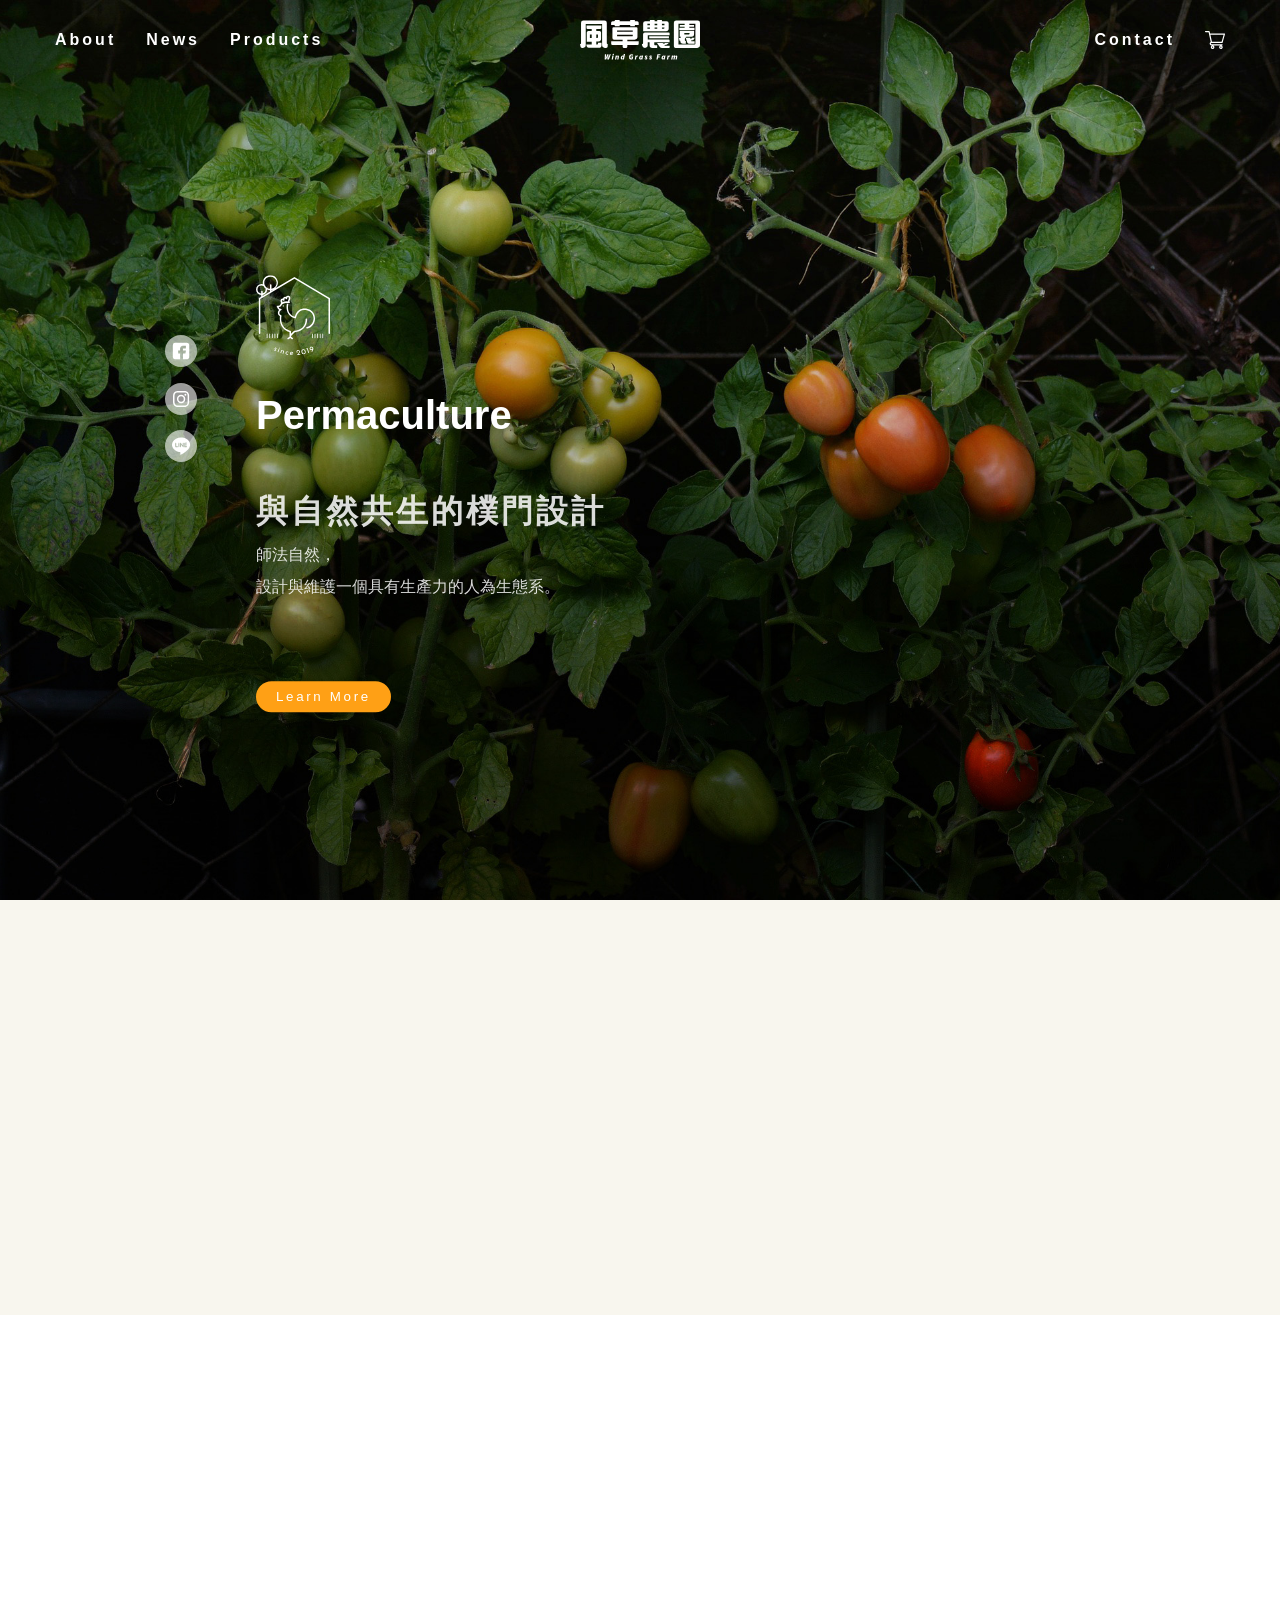
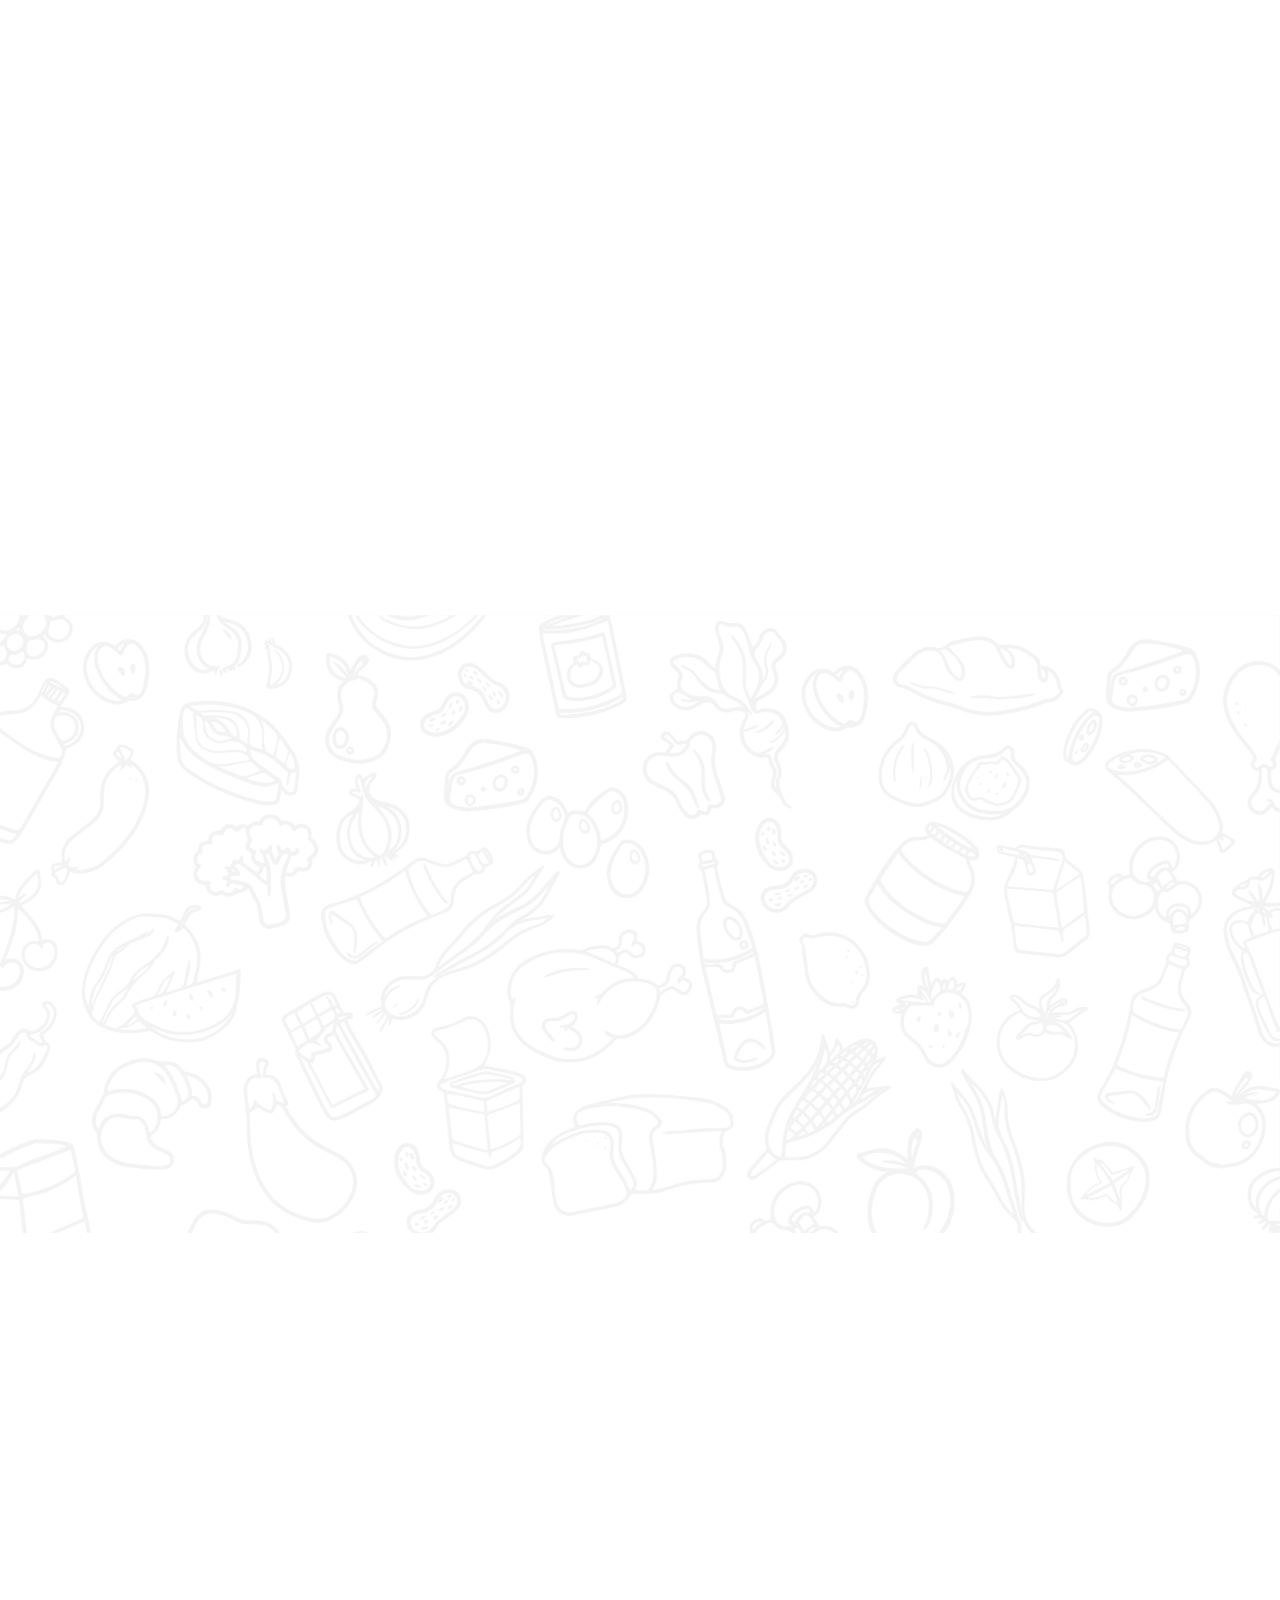
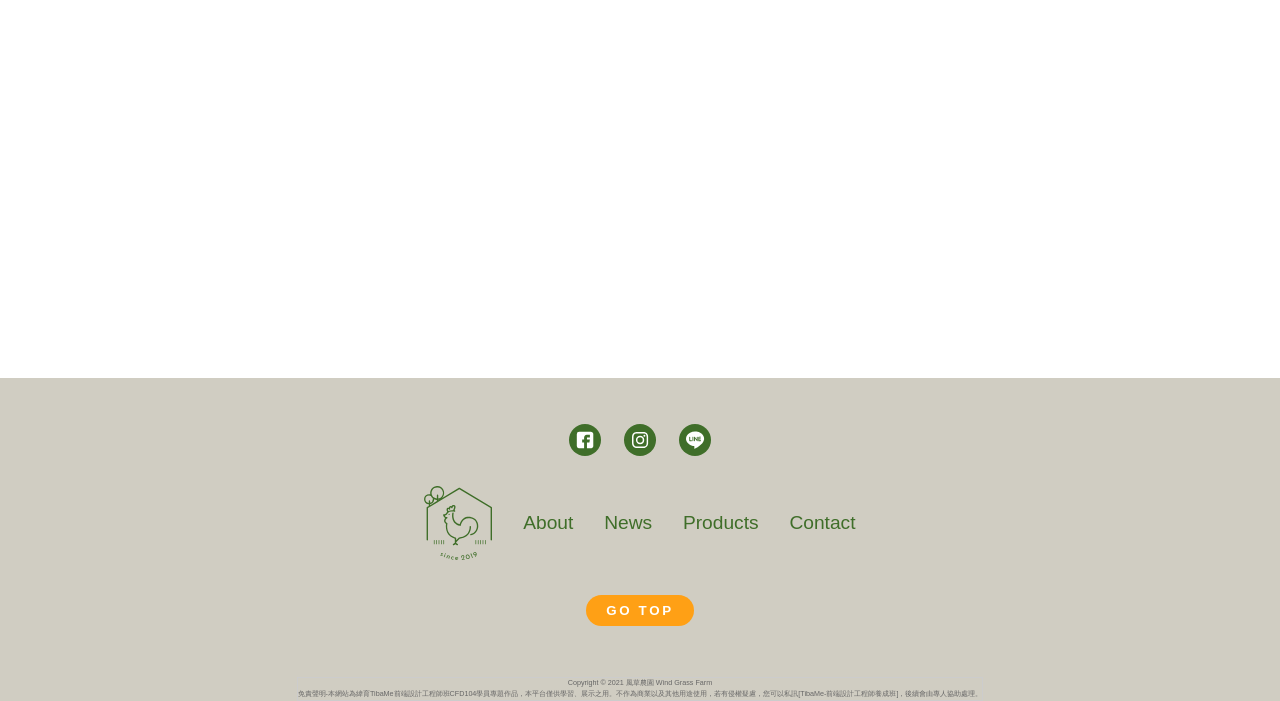
<file: index.html>
<!DOCTYPE html>
<html lang="en">
<head>
    <meta charset="UTF-8">
    <meta http-equiv="X-UA-Compatible" content="IE=edge">
    <meta name="viewport" content="width=device-width, initial-scale=1.0">
    <title>風草農園 :: 與自然共生的樸門</title>
    <link rel="stylesheet" href="css/reset.css">
    <link rel="stylesheet" href="css/nav.css">
    <link rel="stylesheet" href="css/owl.carousel.min.css">
    <link rel="stylesheet" href="css/owl.theme.default.min.css">
    <link rel="stylesheet" href="css/main-index.css">
    <link rel="stylesheet" href="css/footer.css">
    <link rel="stylesheet" href="css/aos.css">
    <script src="js/aos.js"></script>
    <script defer src="js/navBarScroll.js"></script>
    <script src="js/smoothscroll.min.js"></script>
    <link rel="icon" href="pic/littleicon.ico" type="image/x-icon">
</head>
<body>
    <header>
        <div class="bgImg">
            <!-- 手機的導覽列 -->
            <div class="smallScreenNav">
                <nav role="navigation" id="menuToggle">
                    <input type="checkbox">
                    <span></span>
                    <span></span>
                    <span></span>
                    <ul id="menu">
                        <a href="index.html"><li><img src="pic/newLogo-green.svg" alt="logo" width="60px"></li></a>
                        <a href="about.html"><li>About</li></a>
                        <a href="news.html"><li>News</li></a>
                        <a href="products.html"><li>Products</li></a>
                        <a href="contact.html"><li>Contact</li></a>
                        <a href="#"><li><img src="pic/shopping-cart-LR-01.svg" alt="購物車" width="28px"></li></a>
                    </ul>
                </nav>
                <div class="logo">
                    <a href="index.html"><img src="pic/txtLogoWhite.svg" alt="logo"></a>
                </div>
            </div>
           <!-- 平板橫和桌機的導覽列 -->
           <nav class="bigScreenNav">
                <div class="frame">
                    <ul class="left">
                        <a href="about.html"><li>About</li></a>
                        <a href="news.html"><li>News</li></a>
                        <a href="products.html"><li>Products</li></a>
                    </ul>
                    <a href="index.html"><img src="pic/txtLogoWhite.svg" alt="logo" class="navLogo" width="120px"></a>
                    <ul class="right">
                        <a href="contact.html"><li>Contact</li></a>
                        <span><li><a href="#"><img src="pic/shopping-cart-w.svg" alt="購物車" width="20px"></a></li></span>
                    </ul>
                </div>
            </nav>
            <!-- 第一屏 -->
            <section class="mainTxt">
                <div class="socialMedia" data-aos="fade-right"
                data-aos-offset="300"
                data-aos-easing="ease-in-sine"
                data-aos-duration="2000">
                    <!-- fb icon -->
                    <a href="#"><img src="pic/icon_socialMedia-fb.svg" alt="facebook icon" width="32" height="32"></a>
                    <!-- ig icon -->
                    <a href="#"><img src="pic/icon_socialMedia-ig.svg" alt="instagram icon" width="32" height="32"></a>
                    <!-- line icon -->
                    <a href="#"><img src="pic/icon_socialMedia-line.svg" alt="Line icon" width="32" height="32"></a>
                </div>
                <div class="first">
                    <img src="pic/newLogo-white.svg" height="80px" alt="logo" class="mb-40" data-aos="fade-down" data-aos-duration="2000">
                    <h1 class="mb-60" data-aos="fade-down" data-aos-duration="2000" data-aos-delay="500" >Permaculture</h1>
                    <div class="animation" data-aos="fade-down" data-aos-duration="2000" data-aos-delay="1000">
                        <h2>與自然共生的樸門設計</h2>
                        <p>師法自然，</p>
                        <p>設計與維護一個具有生產力的人為生態系。</p>
                    <a href="about.html"><button><span>Learn More</span></button></a>
                    </div>
                </div>
            </section>
        </div>
    </header>
    <main>
        <section class="threePoints">
            <div class="center width">
                <!-- 大標 -->
                <h2 class="title mb-60 mt-90" data-aos="fade-up" data-aos-duration="1000">三大核心</h2> 
                <div class="wrap">
                    <div class="item pb-40" data-aos="fade-down" data-aos-duration="2000">
                        <img src="pic/earth.png" alt="照顧地球" class="pb-24">
                        <h3>照顧地球</h3>
                    </div>
                    <div class="item pb-40" data-aos="fade-down" data-aos-duration="2000" data-aos-delay="500">
                        <img src="pic/care.png" alt="照顧人類" class="pb-24">    
                        <h3>照顧人類</h3>
                    </div>
                    <div class="item pb-40" data-aos="fade-down" data-aos-duration="2000" data-aos-delay="1000">
                        <img src="pic/share.png" alt="分享多餘" class="pb-24">
                        <h3>分享多餘</h3>
                    </div>
                </div>
            </div>
        </section>
        <!-- 中間Banner -->
        <div class="banner">
        </div>
        <div class="productsBg">
            <section class="products center pb-90 width" data-aos="fade-down" data-aos-duration="2000" data-aos-delay="500">
            <!-- 大標 -->
            <h2 class="title mb-60 mt-90">推薦商品</h2>
            <div class="owl-carousel owl-theme">
                <a href="products-detail.html">
                    <div class="goods">
                        <div class="pic">
                            <img src="pic/product_corrot.png" alt="有機紅蘿蔔">
                        </div>
                        <div class="name">
                            <h4>有機紅蘿蔔</h4>
                            <p>$28</p>    
                        </div>
                    </div>
                </a>
                <div class="goods">
                    <div class="pic">
                        <img src="pic/product_vegebox.jpeg" alt="防疫營養蔬菜箱">
                    </div>
                    <div class="name">
                        <h4>防疫營養蔬菜箱</h4>
                        <p>$319</p>    
                    </div>
                </div>
                <div class="goods">
                    <div class="pic">
                        <img src="pic/ginger.jpg" alt="有機乾薑">
                    </div>
                    <div class="name">
                        <h4>有機乾薑</h4>
                        <p>$39</p>    
                    </div>
                </div>
                <div class="goods">
                    <div class="pic">
                        <img src="pic/product_tomato.jpg" alt="鮮採牛番茄">
                    </div>
                    <div class="name">
                        <h4>鮮採牛番茄</h4>
                        <p>$68</p>    
                    </div>
                </div>
                <div class="goods">
                    <div class="pic">
                        <img src="pic/product_vegebox_sm.jpg" alt="小資族蔬菜箱">
                    </div>
                    <div class="name">
                        <h4>小資族蔬菜箱</h4>
                        <p>$199</p>    
                    </div>
                </div>
            </div>
        </div>
        </section>
        <section class="news center width" data-aos="fade-down" data-aos-duration="2000" data-aos-delay="500">
            <!-- 大標 -->
            <h2 class="title mb-60 mt-90">近期消息</h2> 
                <div class="owl-carousel owl-theme">
                    <div class="item article">
                        <img src="pic/articlePhoto.jpg" alt="文章首圖">
                        <div class="txt">
                            <a href="news-detail.html">
                                <h4>陽光、水、風：樸門永續設計</h4>
                                <p>翻開樹葉，我在陽台上的鵪鶉窩裡撿拾鵪鶉蛋，小巧的蛋上布滿了棕黑色斑紋，精緻可愛。鵪鶉雖然不像雞喜歡在固定的巢裡下蛋...</p>
                            </a>
                        </div>
                    </div>
                    <div class="item article">
                        <img src="pic/field.jpg" alt="文章首圖">
                        <div class="txt">
                            <a href="news.html">
                                <h4>台灣農業社會分析</h4>
                                <p>台灣農業扮演著餵養台灣人的重要角色，農業在台灣以多樣貌的形式呈現，有生產、加工到銷售完整的產業鏈並將食物以多樣貌的方式呈現在消費者面前。以...</p>
                            </a>
                        </div>
                    </div>
                    <div class="item article">
                        <img src="pic/farmer-smile.jpg" alt="文章首圖">
                        <div class="txt">
                            <a href="news.html">
                                <h4>當農業融入都市日常</h4>
                                <p>全球在極端氣候，以及嚴峻疫情的肆虐下，對各國人民的生活習慣與糧食供應，產生了翻天覆地的改變與影響，尤其是都會地區的居民，該如何思索變...</p>
                            </a>
                        </div>
                    </div>
                    <div class="item article">
                        <img src="pic/tomatoes-news.jpg" alt="文章首圖">
                        <div class="txt">
                            <a href="news.html">
                                <h4>透視荷蘭農業概況</h4>
                                <p>農業在荷蘭，是一個會賺錢的產業；根據歐盟農業收入資料（EU agriculture Income），荷蘭農業年度勞動單位（AWU, Annual Work Unit）的平均所...</p>
                            </a>
                        </div>
                    </div>
                    <div class="item article">
                        <img src="pic/wheat.jpg" alt="文章首圖">
                        <div class="txt">
                            <a href="news-detail.html">
                                <h4>智慧農業正夯，農業轉型勢在必行</h4>
                                <p>台灣為小農經濟國家，平均耕種面積小，農業運作較無法規模化，農民也很難投資較大型的機器設備或是溫室等資本財，且農業耕...</p>
                            </a>
                        </div>
                    </div>
                </div>
    </main>
    <footer>
        <div class="footer center">
            <div class="socialMedia">
                <!-- line icon -->
                <a href="#"><img src="pic/icon_socialMedia-fb-DG.svg" alt="FB icon" width="32" height="32"></a>
                <!-- ig icon -->
                <a href="#"><img src="pic/icon_socialMedia-ig-DG.svg" alt="instagram icon" width="32" height="32"></a>
                <!-- fb icon -->
                <a href="#"><img src="pic/icon_socialMedia-line-DG.svg" alt="line icon" width="32" height="32"></a>
            </div>

            <div class="pages">
                <ul>
                    <li><a href="index.html"><img src="pic/newLogo-green.svg" alt="logo" width="68px"></a></li>
                    <li><a href="about.html">About</a></li>
                    <li><a href="news.html">News</a></li>
                    <li><a href="products.html">Products</a></li>
                    <li><a href="contact.html">Contact</a></li>
                </ul>
            </div>
            <button class="goTop">GO TOP</button>
            <div class="copyright">
                <p>Copyright © 2021 風草農園 Wind Grass Farm</p>
                <span>免責聲明-本網站為緯育TibaMe前端設計工程師班CFD104學員專題作品，本平台僅供學習、展示之用。不作為商業以及其他用途使用，若有侵權疑慮，您可以私訊[TibaMe-前端設計工程師養成班]，後續會由專人協助處理。</span>
            </div>
        </div>
    </footer>
    <script src="https://code.jquery.com/jquery-3.6.0.min.js"></script>
    <script src="js/owl.carousel.min.js"></script>
    <script>
        $(document).ready(function(){
            $(".owl-carousel").owlCarousel(
                {
                    loop:true,
                    margin:10,
                    responsiveClass:true,
                    dots: true,
                    nav:false,
                    // autoplay: true,
                    // autoplayHoverPause: true,
                    responsive:{
                        0:{
                            items:1,
                        },
                        992:{
                            items:3,
                        },
                        1200:{
                            items:3,
                            loop:false
                        }
                    }
                }
            );
            $('.goTop').click(function(){
            window.scroll({ top: 0, left: 0, behavior: 'smooth' });
        })
        });
        AOS.init();
    </script>
</body>
</html>
</file>
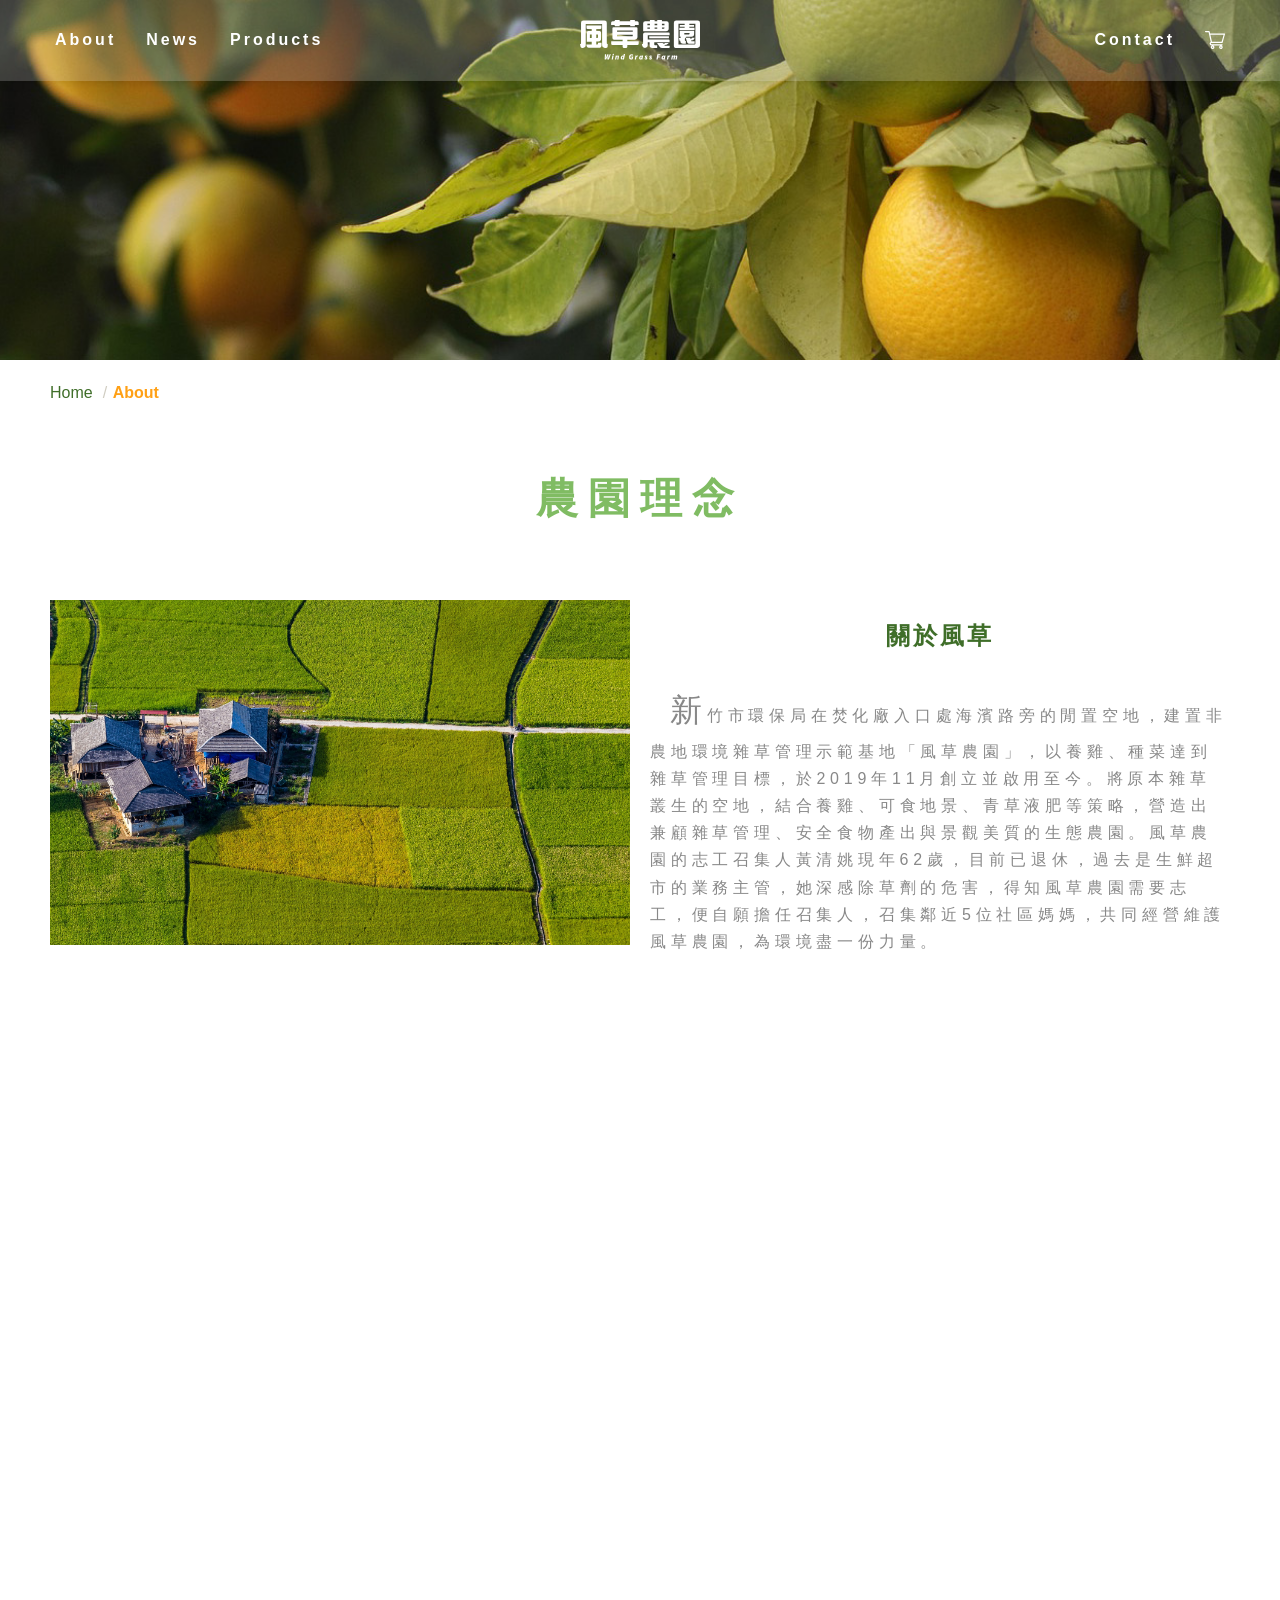
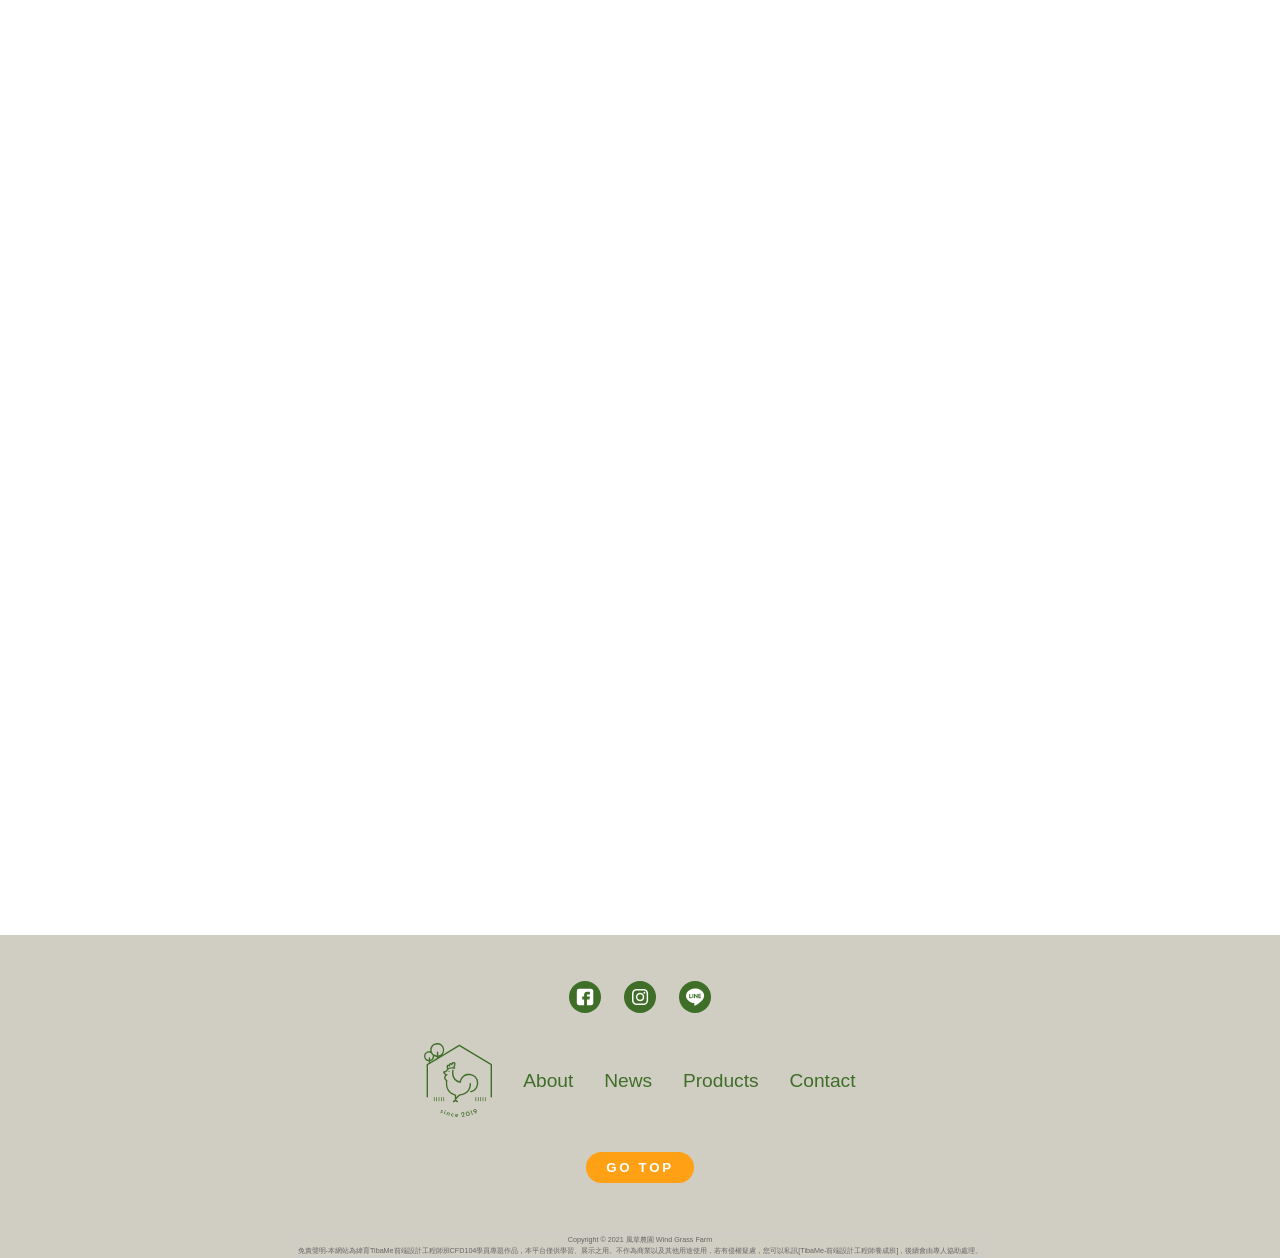
<file: about.html>
<!DOCTYPE html>
<html lang="en">
<head>
    <meta charset="UTF-8">
    <meta http-equiv="X-UA-Compatible" content="IE=edge">
    <meta name="viewport" content="width=device-width, initial-scale=1.0">
    <title>風草農園 :: 農園理念</title>
    <link rel="stylesheet" href="css/reset.css">
    <link rel="stylesheet" href="css/nav-other.css">
    <link rel="stylesheet" href="css/main-about.css">
    <link rel="stylesheet" href="css/footer.css">
    <link rel="stylesheet" href="css/grid.css">
    <link rel="stylesheet" href="css/aos.css">
    <script src="js/aos.js"></script>
    <script src="js/smoothscroll.min.js"></script>
    <link rel="icon" href="pic/littleicon.ico" type="image/x-icon">
</head>
<body>
    <header>
        <div class="bgImg">
            <!-- 手機的導覽列 -->
            <div class="smallScreenNav">
                <nav role="navigation" id="menuToggle">
                    <input type="checkbox">
                    <span></span>
                    <span></span>
                    <span></span>
                    <ul id="menu">
                        <a href="index.html"><li><img src="pic/newLogo-green.svg" alt="logo" width="60px"></li></a>
                        <a href="about.html"><li>About</li></a>
                        <a href="news.html"><li>News</li></a>
                        <a href="products.html"><li>Products</li></a>
                        <a href="contact.html"><li>Contact</li></a>
                        <a href="#"><li><img src="pic/shopping-cart-LR-01.svg" alt="購物車" width="28px"></li></a>
                    </ul>
                </nav>
                <div class="logo">
                    <a href="index.html"><img src="pic/txtLogoWhite.svg" alt="logo"></a>
                </div>
            </div>
            <!-- 平板橫和桌機的導覽列 -->
            <nav class="bigScreenNav">
                <div class="frame">
                    <ul class="left">
                        <a href="about.html"><li>About</li></a>
                        <a href="news.html"><li>News</li></a>
                        <a href="products.html"><li>Products</li></a>
                    </ul>
                    <a href="index.html"><img src="pic/txtLogoWhite.svg" alt="logo" class="navLogo" width="120px"></a>
                    <ul class="right">
                        <a href="contact.html"><li>Contact</li></a>
                        <span><li><a href="#"><img src="pic/shopping-cart-w.svg" alt="購物車" width="20px"></a></li></span>
                    </ul>
                </div>
            </nav>
    </header>
    <main>
        <!-- 手機banner -->
        <div class="smallScreen Banner"></div>
        <!-- 平桌banner -->
        <div class="bigScreen Banner"></div>
         <!-- 麵包屑 -->

        <!-- 主版面 -->
        <section class="about width pb-60">
            <div class="path">
                <ul>
                    <li><a href="index.html">Home</a></li>
                    <li><span>About</span></li>
                </ul>
            </div>
            <!-- 主標 -->
            <h1 class="center" data-aos="fade-up" data-aos-duration="1000">農園理念</h1>
            <!-- 內容開始 -->
            <div class="container" data-aos="fade-down" data-aos-duration="2000">
                <div class="row">
                    <div class="sidePic col-12 col-lg-6">
                        <img src="pic/farmland.jpg" alt="logo">
                    </div>
                    <div class="content col-12 col-lg-6">
                        <h3>關於風草</h3>
                        <div class="txt"> 
                            <p>新竹市環保局在焚化廠入口處海濱路旁的閒置空地，建置非農地環境雜草管理示範基地「風草農園」，以養雞、種菜達到雜草管理目標，於2019年11月創立並啟用至今。將原本雜草叢生的空地，結合養雞、可食地景、青草液肥等策略，營造出兼顧雜草管理、安全食物產出與景觀美質的生態農園。風草農園的志工召集人黃清姚現年62歲，目前已退休，過去是生鮮超市的業務主管，她深感除草劑的危害，得知風草農園需要志工，便自願擔任召集人，召集鄰近5位社區媽媽，共同經營維護風草農園，為環境盡一份力量。
                            </p>
                        </div>
                    </div>
                </div>
            </div>
        </section>
        <section class="whats width pb-60" data-aos="fade-down" data-aos-duration="2000">
            <div class="container">
                <div class="row reverse">
                    <div class="sidePic col-12 col-lg-6">
                        <img src="pic/Permaculture.jpg">
                    </div>
                    <div class="content col-12 col-lg-6">
                        <h3>何謂樸門</h3>
                        <div class="txt"> 
                            <p>Permaculture譯作「樸門永續設計」，原本來自permanent(永恆)+agriculture(農業)，如今更從多年生的農業系統拓展成一個涵蓋性更廣的culture文化。其核心價值為「<strong>照顧人類、照顧地球、分享多餘</strong>」，目標為「<strong>師法自然，設計與維護一個具有生產力的人為生態系</strong>」，這是一個強調人人可以應用的學問，致力於營造豐足而多樣性、整合的、自給自足而且低度環境干擾的生態系統。</p>
                        </div>
                    </div>
                </div>
            </div>
        </section>
        <section class="threePoints width">
            <h2 class="center" data-aos="fade-up" data-aos-duration="1000">三大核心</h2>
            <div class="wrap" data-aos="fade-down" data-aos-duration="2000" data-aos-delay="500">
                <div class="item">
                    <img src="pic/earth.png" width="135px" alt="照顧地球">
                    <h3>照顧地球</h3>
                    <div class="goodPoint">
                        <p>是我們第一優先的是要照顧地球，確保不會破壞地球的自然系統。</p>
                    </div>
                </div>
                <div class="item">
                    <img src="pic/care.png" width="135px" alt="照顧人類">
                    <h3>照顧人類</h3>
                    <div class="goodPoint">
                        <p>滿足人們的需求，讓人們得以生存，維持良好的生活品質，同時不致傷害地球。</p>
                    </div>
                </div>
                <div class="item">
                    <img src="pic/share.png" width="135px" alt="分享多餘">
                    <h3>分享多餘</h3>
                    <div class="goodPoint">
                        <p>接受人口及消費的節制，認清人類不可能在無限制增加的同時照顧好地球。</p>
                    </div>
                </div>
            </div>
        </section>
        <section class="goal width">
            <h2 class="center" data-aos="fade-up" data-aos-duration="1000" data-aos-delay="500">風草里程碑</h2>
            <div class="wrap" data-aos="fade-down" data-aos-duration="2000" data-aos-delay="1000">
                <div class="goal-item">
                    <div class="picture">
                        <img src="pic/banana.jpg">
                    </div>
                    <div class="timing">
                        <h4>2020 / 08 / 25</h4>
                        <p>香蕉豐收季</p>
                    </div>
                </div>
                <div class="goal-item">
                    <div class="picture">
                        <img src="pic/g1.jpg">
                    </div>
                    <div class="timing">
                        <h4>2021 / 09 / 11</h4>
                        <p>舉辦親子體驗活動大成功</p>
                    </div>
                </div>
                <div class="goal-item">
                    <div class="picture">
                        <img src="pic/g2.jpg">
                    </div>
                    <div class="timing">
                        <h4>2021 / 09 / 18</h4>
                        <p>舉辦親子體驗活動大成功</p>
                    </div>
                </div>
                <div class="goal-item">
                    <div class="picture">
                        <img src="pic/blacktomatoes.jpg">
                    </div>
                    <div class="timing">
                        <h4>2021 / 11 / 28</h4>
                        <p>成功種植黑色番茄</p>
                    </div>
                </div>
            </div>
        </section>
    </main>
    <footer>
        <div class="footer center">
            <div class="socialMedia">
                <!-- line icon -->
                <a href="#"><img src="pic/icon_socialMedia-fb-DG.svg" alt="FB icon" width="32" height="32"></a>
                <!-- ig icon -->
                <a href="#"><img src="pic/icon_socialMedia-ig-DG.svg" alt="instagram icon" width="32" height="32"></a>
                <!-- fb icon -->
                <a href="#"><img src="pic/icon_socialMedia-line-DG.svg" alt="line icon" width="32" height="32"></a>
            </div>

            <div class="pages">
                <ul>
                    <li><a href="index.html"><img src="pic/newLogo-green.svg" alt="logo" width="68px"></a></li>
                    <li><a href="about.html">About</a></li>
                    <li><a href="news.html">News</a></li>
                    <li><a href="products.html">Products</a></li>
                    <li><a href="contact.html">Contact</a></li>
                </ul>
            </div>
            <button class="goTop">GO TOP</button>
            <div class="copyright">
                <p>Copyright © 2021 風草農園 Wind Grass Farm</p>
                <span>免責聲明-本網站為緯育TibaMe前端設計工程師班CFD104學員專題作品，本平台僅供學習、展示之用。不作為商業以及其他用途使用，若有侵權疑慮，您可以私訊[TibaMe-前端設計工程師養成班]，後續會由專人協助處理。</span>
            </div>
        </div>
    </footer>
    <script src="https://code.jquery.com/jquery-3.6.0.min.js"></script>
    <script>
        $(document).ready(function(){
            $(window).scroll(function() {

                var smallHeight = $('.smallScreen').height();
            var bigHeight = $('.bigScreen').height();
            var scrollTop = window.pageYOffset || $(window).scrollTop();

            if (scrollTop >= smallHeight - 300) {
                $('.smallScreenNav').addClass('bgNav');
            } else {
                $('.smallScreenNav').removeClass('bgNav');
            }

            if (scrollTop >= bigHeight - 100) {
                $('.bigScreenNav').addClass('bgNav');
            } else {
                $('.bigScreenNav').removeClass('bgNav');
            }
            });
            
            $('.goTop').click(function(){
            window.scroll({ top: 0, left: 0, behavior: 'smooth' });
        })
        AOS.init();
        });      
    </script>
</body>
</html>
</file>
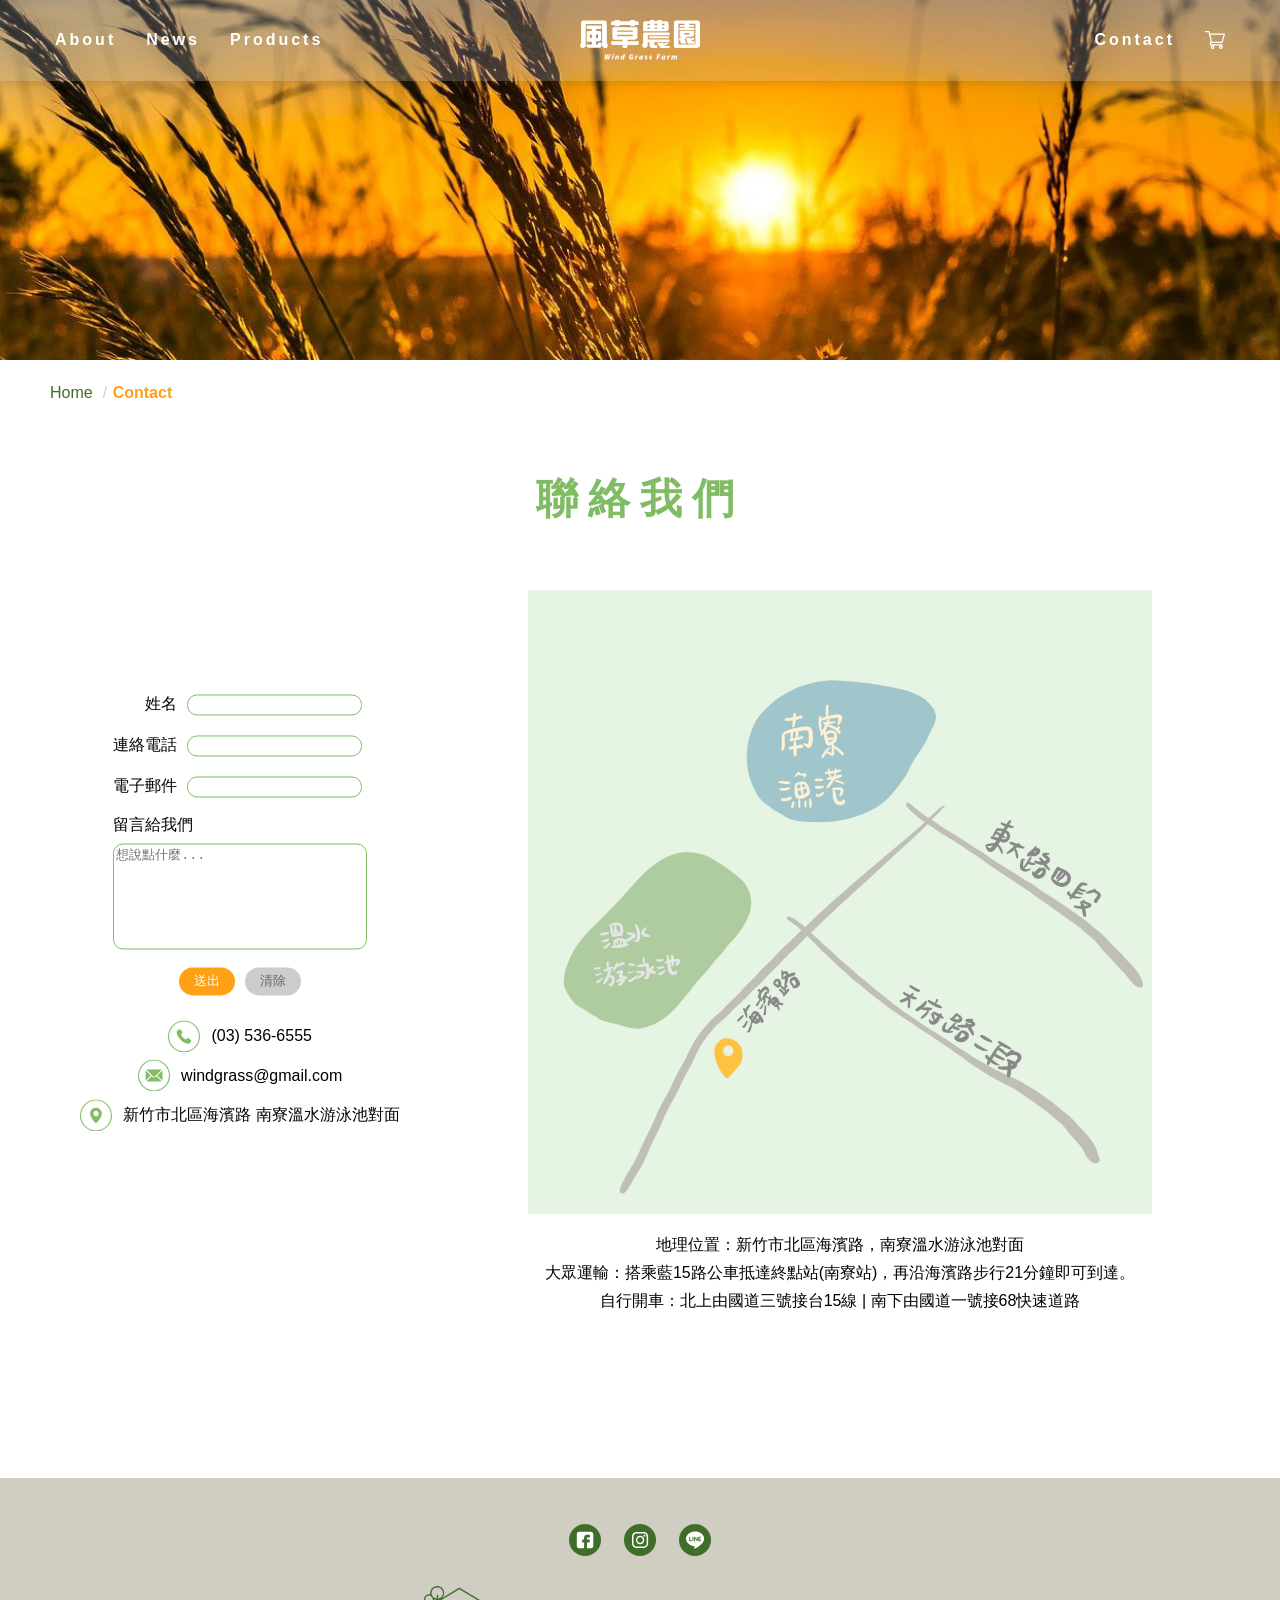
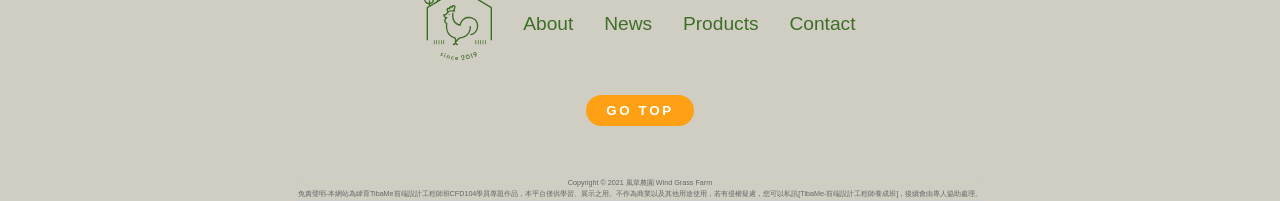
<file: contact.html>
<!DOCTYPE html>
<html lang="en">
<head>
    <meta charset="UTF-8">
    <meta http-equiv="X-UA-Compatible" content="IE=edge">
    <meta name="viewport" content="width=device-width, initial-scale=1.0">
    <title>風草農園 :: 聯絡我們</title>
    <link rel="stylesheet" href="css/reset.css">
    <link rel="stylesheet" href="css/grid.css">
    <link rel="stylesheet" href="css/nav-other.css">
    <link rel="stylesheet" href="css/main-contact.css">
    <link rel="stylesheet" href="css/footer.css">
    <link rel="stylesheet" href="css/aos.css">
    <script src="js/aos.js"></script>
    <script src="js/smoothscroll.min.js"></script>
    <link rel="icon" href="pic/littleicon.ico" type="image/x-icon">
</head>
<body>
    <header>
        <div class="bgImg">
            <!-- 手機的導覽列 -->
            <div class="smallScreenNav">
                <nav role="navigation" id="menuToggle">
                    <input type="checkbox">
                    <span></span>
                    <span></span>
                    <span></span>
                    <ul id="menu">
                        <a href="index.html"><li><img src="pic/newLogo-green.svg" alt="logo" width="60px"></li></a>
                        <a href="about.html"><li>About</li></a>
                        <a href="news.html"><li>News</li></a>
                        <a href="products.html"><li>Products</li></a>
                        <a href="contact.html"><li>Contact</li></a>
                        <a href="#"><li><img src="pic/shopping-cart-LR-01.svg" alt="購物車" width="28px"></li></a>
                    </ul>
                </nav>
                <div class="logo">
                    <a href="index.html"><img src="pic/txtLogoWhite.svg" alt="logo"></a>
                </div>
            </div>
            <!-- 平板橫和桌機的導覽列 -->
            <nav class="bigScreenNav">
                <div class="frame">
                    <ul class="left">
                        <a href="about.html"><li>About</li></a>
                        <a href="news.html"><li>News</li></a>
                        <a href="products.html"><li>Products</li></a>
                    </ul>
                    <a href="index.html"><img src="pic/txtLogoWhite.svg" alt="logo" class="navLogo" width="120px"></a>
                    <ul class="right">
                        <a href="contact.html"><li>Contact</li></a>
                        <span><li><a href="#"><img src="pic/shopping-cart-w.svg" alt="購物車" width="20px"></a></li></span>
                    </ul>
                </div>
            </nav>
    </header>
    <main>
        <!-- 手機banner -->
        <div class="smallScreen Banner"></div>
        <!-- 平桌banner -->
        <div class="bigScreen Banner"></div>
        <!-- 主版面 --> 
        <div class="width">
            <!-- 麵包屑 -->
            <div class="path">
                <ul>
                    <li><a href="index.html">Home</a></li>
                    <li><span>Contact</span></li>
                </ul>
            </div>
        </div>
        <!-- 主標 -->
        <h1 class="center" data-aos="fade-up" data-aos-duration="1000">聯絡我們</h1>
        <!-- 文章卡片 -->
        <section class="contact container width" data-aos="fade-down" data-aos-duration="2000" data-aos-delay="500">
            <div class="row">
                <div class="align-center col-12 col-lg-4">
                    <div class="form center mb-20">
                        <form>
                            <div class="writing">
                                <label name="name">
                                    姓名 <input type="text">
                                </label>
                                <label for="phone">
                                    連絡電話 <input type="tel">
                                </label>
                                <label for="email">
                                    電子郵件 <input type="email">
                                </label>
                            </div>
                            
                            <p>留言給我們</p>
                            <textarea placeholder="想說點什麼..."></textarea>
                            <div class="btns">
                                <input type="submit" value="送出" class="btn">
                                <input type="reset" value="清除" class="btn">
                            </div>
                        </form>
                    </div>
                    <div class="wrap width">
                        <!-- 電話 -->
                        <div class="item">
                            <div class="icon">
                                <img src="pic/icon_phone.svg" alt="Line icon" width="32" height="32">
                            </div>
                            <p>(03) 536-6555</p>
                        </div>
                        <!-- email -->
                        <div class="item">
                            <div class="icon">
                                <img src="pic/icon_mail.svg" alt="Line icon" width="32" height="32">
                            </div>
                            <p>windgrass@gmail.com</p>
                        </div>
                         <!-- 地址 -->
                        <div class="item"> 
                            <div class="icon">
                                <img src="pic/icon_location.svg" alt="Line icon" width="32" height="32">
                            </div>
                            <p>新竹市北區海濱路 南寮溫水游泳池對面</p>
                        </div>
                    </div>
                </div>
                <div class="location width col-12 col-lg-8">
                    <div class="map center mb-20">
                        <div class="pic">
                            <img src="pic/map.jpg" alt="地圖">
                        </div>
                        <div class="info">
                            <div class="item"> 
                                <p>地理位置：新竹市北區海濱路，南寮溫水游泳池對面</p>
                            </div>
                            <div class="item">
                                <p>大眾運輸：搭乘藍15路公車抵達終點站(南寮站)，再沿海濱路步行21分鐘即可到達。</p>
                            </div>
                            <div class="item">
                                <p>自行開車：北上由國道三號接台15線 | 南下由國道一號接68快速道路
                            </div>
                        </div>
                    </div>
                </div>
            </div>
        </section>
        

        </section>
    </main>
    <footer>
        <div class="footer center">
            <div class="socialMedia">
                <!-- line icon -->
                <a href="#"><img src="pic/icon_socialMedia-fb-DG.svg" alt="FB icon" width="32" height="32"></a>
                <!-- ig icon -->
                <a href="#"><img src="pic/icon_socialMedia-ig-DG.svg" alt="instagram icon" width="32" height="32"></a>
                <!-- fb icon -->
                <a href="#"><img src="pic/icon_socialMedia-line-DG.svg" alt="line icon" width="32" height="32"></a>
            </div>

            <div class="pages">
                <ul>
                    <li><a href="index.html"><img src="pic/newLogo-green.svg" alt="logo" width="68px"></a></li>
                    <li><a href="about.html">About</a></li>
                    <li><a href="news.html">News</a></li>
                    <li><a href="products.html">Products</a></li>
                    <li><a href="contact.html">Contact</a></li>
                </ul>
            </div>
            <button class="goTop">GO TOP</button>
            <div class="copyright">
                <p>Copyright © 2021 風草農園 Wind Grass Farm</p>
                <span>免責聲明-本網站為緯育TibaMe前端設計工程師班CFD104學員專題作品，本平台僅供學習、展示之用。不作為商業以及其他用途使用，若有侵權疑慮，您可以私訊[TibaMe-前端設計工程師養成班]，後續會由專人協助處理。</span>
            </div>
        </div>
    </footer>
    <script src="https://code.jquery.com/jquery-3.6.0.min.js"></script>
    <script>
        $(document).ready(function(){
            $(window).scroll(function() {

            var smallHeight = $('.smallScreen').height();
            var bigHeight = $('.bigScreen').height();
            var scrollTop = window.pageYOffset || $(window).scrollTop();

            if (scrollTop >= smallHeight - 300) {
                $('.smallScreenNav').addClass('bgNav');
            } else {
                $('.smallScreenNav').removeClass('bgNav');
            }

            if (scrollTop >= bigHeight - 100) {
                $('.bigScreenNav').addClass('bgNav');
            } else {
                $('.bigScreenNav').removeClass('bgNav');
            }

            });
            
            $('.goTop').click(function(){
            window.scroll({ top: 0, left: 0, behavior: 'smooth' });
        })
        AOS.init();
        });      
    </script>
</body>
</html>
</file>
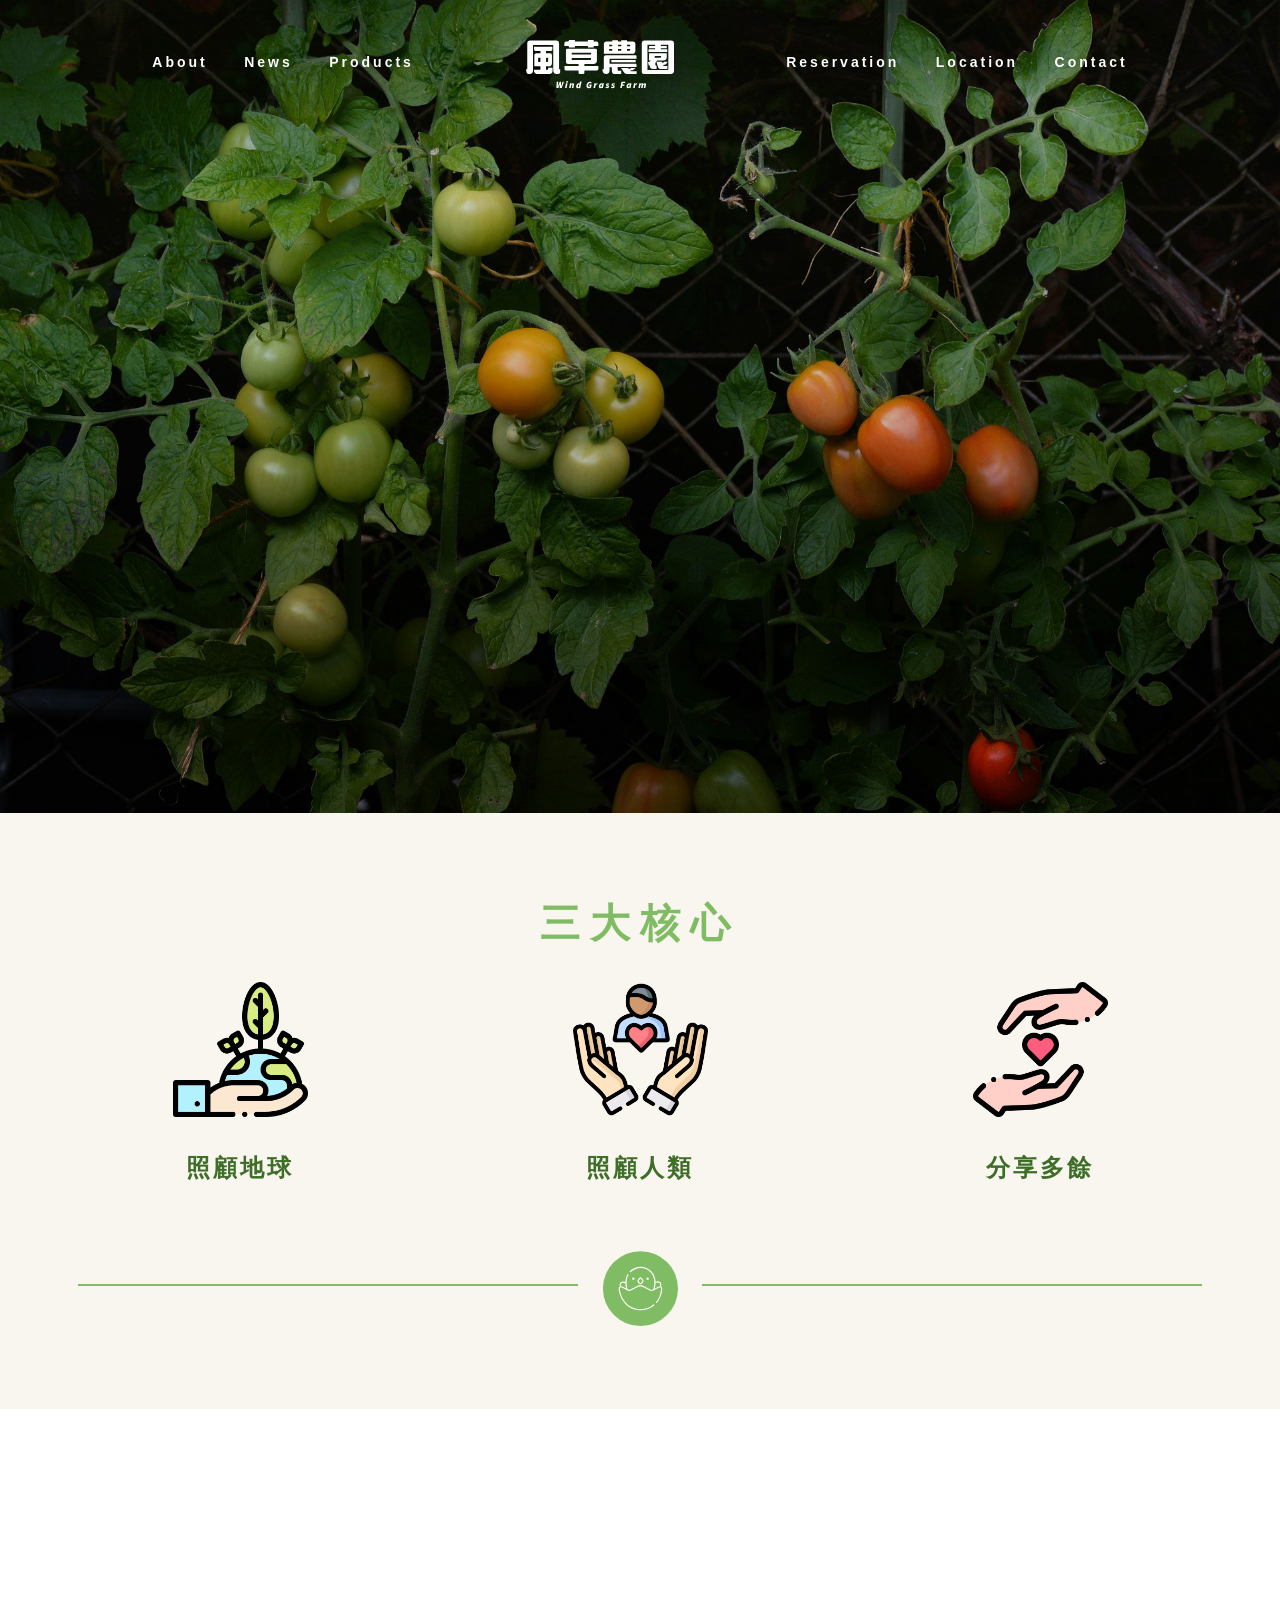
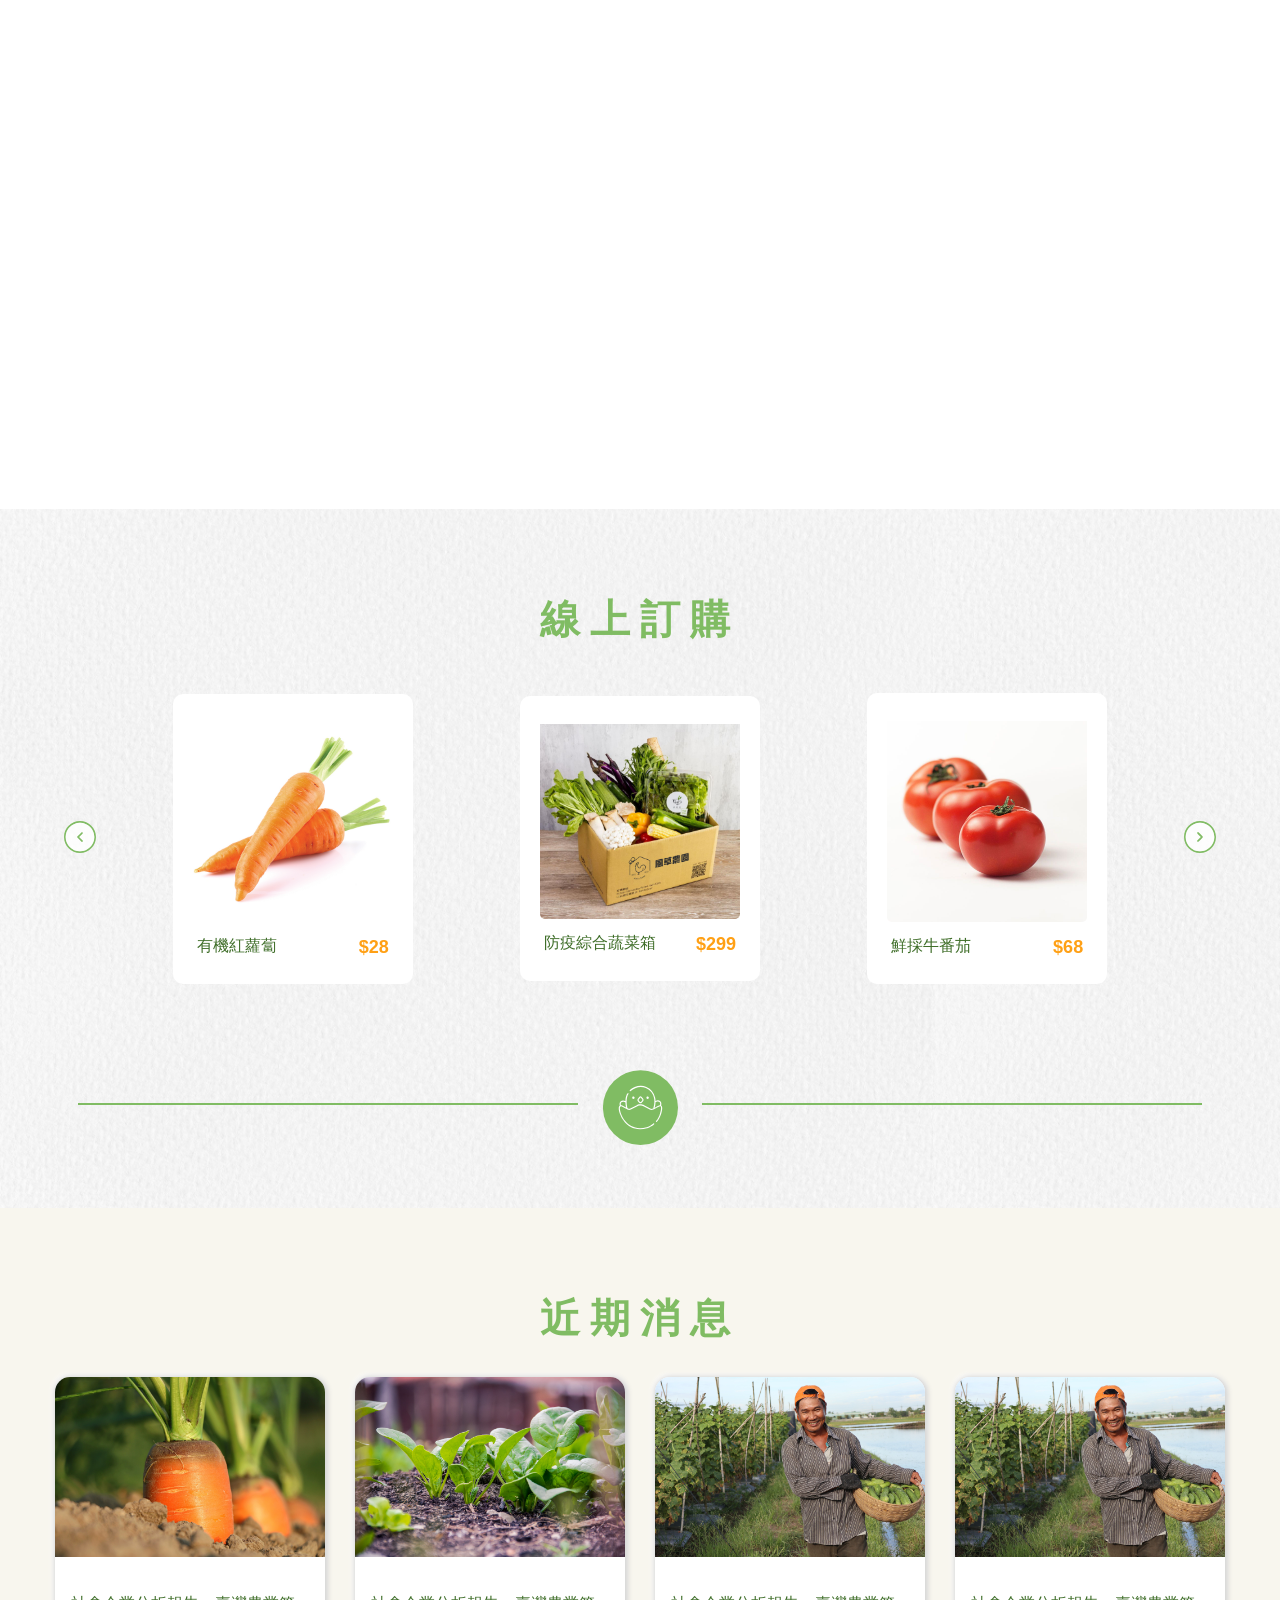
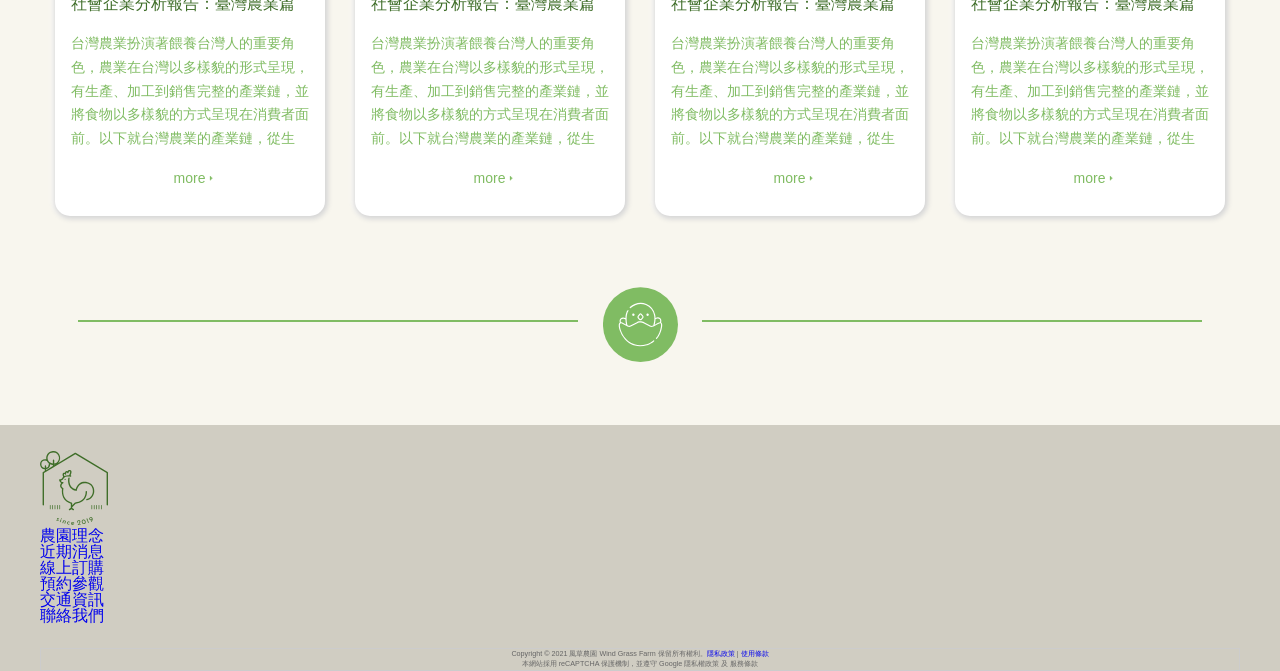
<file: homepage.html>
<!DOCTYPE html>
<html lang="en">
<head>
    <meta charset="UTF-8">
    <meta http-equiv="X-UA-Compatible" content="IE=edge">
    <meta name="viewport" content="width=device-width, initial-scale=1.0">
    <title>風草農園 :: 與自然共生的樸門</title>
    <link rel="stylesheet" href="css/reset.css">
    <link rel="stylesheet" href="css/header-home.css">
    <link rel="stylesheet" href="css/content-home.css">
    <link rel="stylesheet" href="css/footer.css">
    <link rel="icon" href="pic/littleLogo-12.ico" type="image/x-icon">
</head>
<body>
    <header>
        <div class="bgImg">
            <div class="width">
                <nav> 
                <!-- 左邊 -->
                <ul>
                    <li><a href="about.html">About</a></li>
                    <li><a href="news.html">News</a></li>
                    <li><a href="products.html">Products</a></li>
                </ul>
                <div class="logo">
                    <a href="homepage.html"><img src="pic/txtLogoWhite.svg" alt="logo"height="50px"></a>
                </div>
                <!-- 右邊 -->
                <ul>
                    <li><a href="reservation.html">Reservation</a></li>
                    <li><a href="location.html">Location</a></li>
                    <li><a href="contact.html">Contact</a></li>
                </ul>
                </nav>
            </div>
        </div>
    </header>
    <content>
        <div class="width">
            <div class="socialMedia">
                <!-- line icon -->
                <a href="#"><img src="pic/icon_socialMedia-line.svg" alt="Line icon" width="32" height="32"></a>
                <!-- ig icon -->
                <a href="#"><img src="pic/icon_socialMedia-ig.svg" alt="instagram icon" width="32" height="32"></a>
                <!-- fb icon -->
                <a href="#"><img src="pic/icon_socialMedia-fb.svg" alt="facebook icon" width="32" height="32"></a>
            </div>
            <div class="sidebar">
                <img src="pic/newLogo-10-w-10.svg" height="80px" alt="">
                <h1>Permaculture</h1>
                <h2>提倡與自然共生的樸門設計</h2>
                <p>師法自然，設計與維護一個具有生產力的人為生態系。</p>
                <button><span>Learn More</span></button>
            </div>
        </div>
        <div class="full">
            <div class="threePoint width">
                <!-- 大標 -->
                <div class="center pt-90"><h2>三大核心</h2></div> 
                <div class="wrap">
                    <div class="item">
                        <img src="pic/earth.png" width="135px" alt="照顧地球">
                        <h3>照顧地球</h3>
                    </div>
                    <div class="item">
                        <img src="pic/care.png" width="135px" alt="照顧人類">
                        <h3>照顧人類</h3>
                    </div>
                    <div class="item">
                        <img src="pic/share.png" width="135px" alt="分享多餘">
                        <h3>分享多餘</h3>
                    </div>
                </div>
                <!-- 看更多按鈕 -->
                <div class="moreBlock">
                    <div class="greenLine">
                    <a href="about.html" class="moreButton">
                    <img src="pic/chick-egg-01.svg" alt="看更多" width="75px">
                    <img src="pic/chick-egg-more.svg" alt="看更多" class="imgTop" width="75px">
                    </a>
                    </div>
                </div>
            </div>
        </div>
        <!-- 中間Banner -->
        <div class="banner">
        </div>
        <!-- 商品區 -->
        <div class="full bg">
            <div class="product width">
                <!-- 大標 -->
                <div class="center pt-90"><h2>線上訂購</h2></div>
                <div class="wrap">
                    <div class="arrow">
                        <img src="pic/arrow_left.svg" width="32px" alt="往左">
                    </div>
                    <div class="goods">
                        <img src="pic/product_corrot.png" width="200px" alt="有機紅蘿蔔">
                        <div class="name">
                            <h4>有機紅蘿蔔</h4>
                            <p>$28</p>    
                        </div>
                    </div>
                    <div class="goods">
                        <img src="pic/product_vegebox.jpeg" width="200px" alt="防疫蔬菜箱">
                        <div class="name">
                            <h4>防疫綜合蔬菜箱</h4>
                            <p>$299</p>    
                        </div>
                    </div>
                    <div class="goods">
                        <img src="pic/product_tomato.jpg" width="200px" alt="鮮採牛番茄">
                        <div class="name">
                            <h4>鮮採牛番茄</h4>
                            <p>$68</p>    
                        </div>
                    </div>
                    <div class="arrow">
                        <img src="pic/arrow.svg" width="32px" alt="往右">
                    </div>
                </div>
                <!-- 看更多按鈕 -->
                <div class="moreBlock">
                    <div class="greenLine">
                    <a href="products.html" class="moreButton">
                    <img src="pic/chick-egg-01.svg" alt="看更多" width="75px">
                    <img src="pic/chick-egg-more.svg" alt="看更多" class="imgTop" width="75px">
                    </a>
                    </div>
                </div>
            </div>
        </div>
        <!-- 近期消息 -->
        <div class="full">
            <div class="news width">
                <div class="center pt-90"><h2>近期消息</h2></div>
                <div class="wrap">
                    <div class="item article">
                        <img src="pic/carrot-underground.jpg" width="270px" alt="">
                        <div class="txt">
                            <a href="#">
                                <h4>社會企業分析報告：臺灣農業篇</h4>
                                <p>台灣農業扮演著餵養台灣人的重要角色，農業在台灣以多樣貌的形式呈現，有生產、加工到銷售完整的產業鏈，並將食物以多樣貌的方式呈現在消費者面前。以下就台灣農業的產業鏈，從生</p>
                            </a>
                            <a href="#"><p class="line">more &#129170;</p></a>
                        </div>
                    </div>
                    <div class="item article">
                        <img src="pic/green.jpg" width="270px" alt="">
                        <div class="txt">
                            <a href="#">
                                <h4>社會企業分析報告：臺灣農業篇</h4>
                                <p>台灣農業扮演著餵養台灣人的重要角色，農業在台灣以多樣貌的形式呈現，有生產、加工到銷售完整的產業鏈，並將食物以多樣貌的方式呈現在消費者面前。以下就台灣農業的產業鏈，從生</p>
                            </a>
                            <a href="#"><p class="line">more &#129170;</p></a>
                        </div>
                    </div>
                    <div class="item article">
                        <img src="pic/farmer-smile.jpg" width="270px" alt="">
                        <div class="txt">
                            <a href="#">
                                <h4>社會企業分析報告：臺灣農業篇</h4>
                                <p>台灣農業扮演著餵養台灣人的重要角色，農業在台灣以多樣貌的形式呈現，有生產、加工到銷售完整的產業鏈，並將食物以多樣貌的方式呈現在消費者面前。以下就台灣農業的產業鏈，從生</p>
                            </a>
                            <a href="#"><p class="line">more &#129170;</p></a>
                        </div>
                    </div>
                    <div class="item article">
                        <img src="pic/farmer-smile.jpg" width="270px" alt="">
                        <div class="txt">
                            <a href="#">
                                <h4>社會企業分析報告：臺灣農業篇</h4>
                                <p>台灣農業扮演著餵養台灣人的重要角色，農業在台灣以多樣貌的形式呈現，有生產、加工到銷售完整的產業鏈，並將食物以多樣貌的方式呈現在消費者面前。以下就台灣農業的產業鏈，從生</p>
                            </a>
                            <a href="#"><p class="line">more &#129170;</p></a>
                        </div>
                    </div>
                </div>
                <!-- 看更多按鈕 -->
                <div class="moreBlock">
                    <div class="greenLine">
                    <a href="news.html" class="moreButton">
                    <img src="pic/chick-egg-01.svg" alt="看更多" width="75px">
                    <img src="pic/chick-egg-more.svg" alt="看更多" class="imgTop" width="75px">
                    </a>
                    </div>
                </div>
            </div>
        </div>
    </content>
    <footer>
        <div class="full footer">
            <div class="bottom width">
                <ul>
                    <li><a href="homepage.html"><img src="pic/newLogo-green.svg" alt="" width="68px"></a></li>
                    <li><a href="about.html">農園理念</a></li>
                    <li><a href="news.html">近期消息</a></li>
                    <li><a href="products.html">線上訂購</a></li>
                    <li><a href="reservation.html">預約參觀</a></li>
                    <li><a href="location.html">交通資訊</a></li>
                    <li><a href="contact.html">聯絡我們</a></li>
                </ul>
                <div class="copyright">
                    <p>Copyright © 2021 風草農園 Wind Grass Farm 保留所有權利。<a href="#">隱私政策</a> | <a href="#">使用條款</a></p>
                    <p>本網站採用 reCAPTCHA 保護機制，並遵守 Google 隱私權政策 及 服務條款</p>
                </div>
            </div>
        </div>
    </footer>
</body>
</html>
</file>
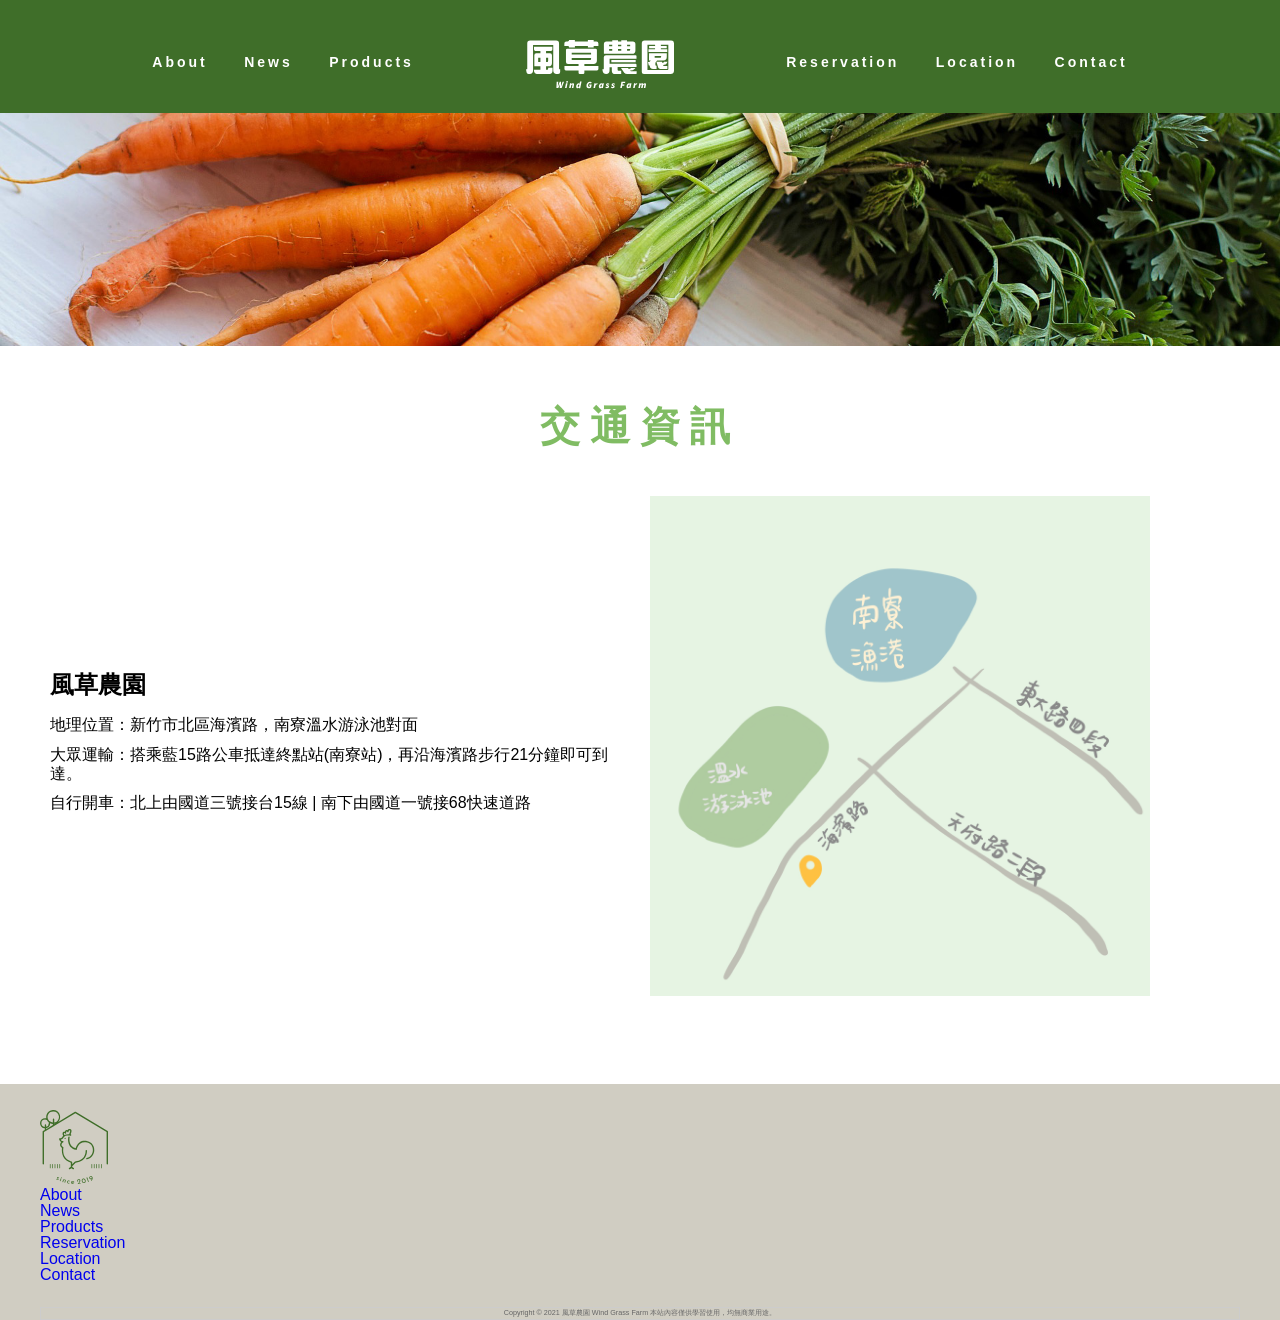
<file: location.html>
<!DOCTYPE html>
<html lang="en">
<head>
    <meta charset="UTF-8">
    <meta http-equiv="X-UA-Compatible" content="IE=edge">
    <meta name="viewport" content="width=device-width, initial-scale=1.0">
    <title>風草農園 :: 交通資訊</title>
    <link rel="stylesheet" href="css/reset.css">
    <link rel="stylesheet" href="css/header.css">
    <link rel="stylesheet" href="css/content-location.css">
    <link rel="stylesheet" href="css/footer.css">
    <link rel="stylesheet" href="css/grid.css">
    <link rel="icon" href="pic/littleicon.ico" type="image/x-icon">

</head>
<body>
    <header>
        <div class="width">
            <nav> 
                <!-- 左邊 -->
                <ul>
                    <li><a href="about.html">About</a></li>
                    <li><a href="news.html">News</a></li>
                    <li><a href="products.html">Products</a></li>
                </ul>
                <div class="logo">
                    <a href="index.html"><img src="pic/txtLogoWhite.svg" alt="logo"height="50px"></a>
                </div>
                <!-- 右邊 -->
                <ul>
                    <li><a href="reservation.html">Reservation</a></li>
                    <li><a href="location.html">Location</a></li>
                    <li><a href="contact.html">Contact</a></li>
                </ul>
            </nav>
        </div>
    </header>
    <main>
        <img src="pic/banner-carrot.jpg" class="banner" alt="banner">
        <div class="location width">
            <h2>交通資訊</h2>
            <div class="wrap center">
                <div class="info col-6">
                    <h3>風草農園</h3>
                    <div class="item"> 
                        <p>地理位置：新竹市北區海濱路，南寮溫水游泳池對面</p>
                    </div>
                    <div class="item">
                        <p>大眾運輸：搭乘藍15路公車抵達終點站(南寮站)，再沿海濱路步行21分鐘即可到達。</p>
                    </div>
                    <div class="item">
                        <p>自行開車：北上由國道三號接台15線 | 南下由國道一號接68快速道路
                    </div>
                </div>
                <div class="map col-6">
                    <img src="pic/map.jpg" width="500px">
                </div>
            </div>
        </div>
    </content>
    <footer>
        <div class="full footer">
            <div class="bottom width">
                <ul>
                    <li><a href="index.html"><img src="pic/newLogo-green.svg" alt="" width="68px"></a></li>
                    <li><a href="about.html">About</a></li>
                    <li><a href="news.html">News</a></li>
                    <li><a href="products.html">Products</a></li>
                    <li><a href="reservation.html">Reservation</a></li>
                    <li><a href="location.html">Location</a></li>
                    <li><a href="contact.html">Contact</a></li>
                </ul>
                <div class="copyright">
                    <p>Copyright © 2021 風草農園 Wind Grass Farm 本站內容僅供學習使用，均無商業用途。</p>
                </div>
            </div>
        </div>
    </footer>
</body>
</html>
</file>
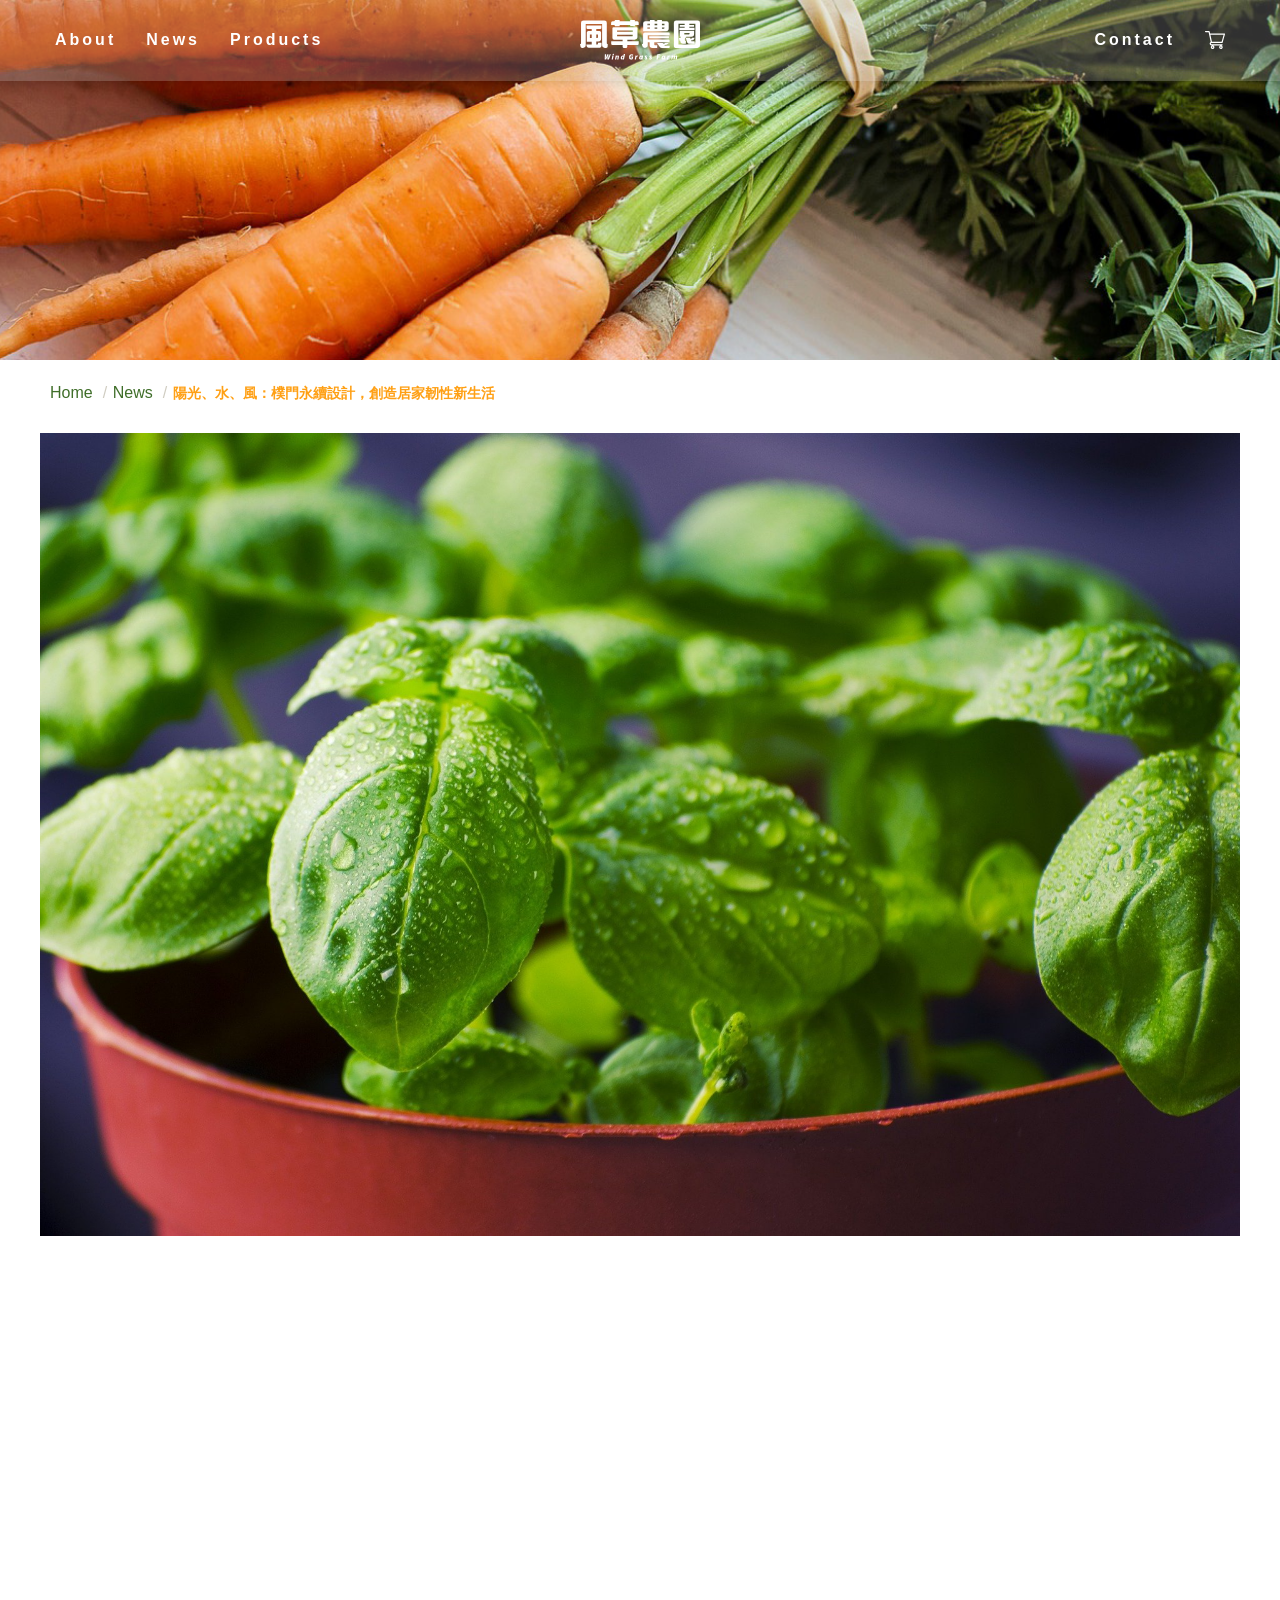
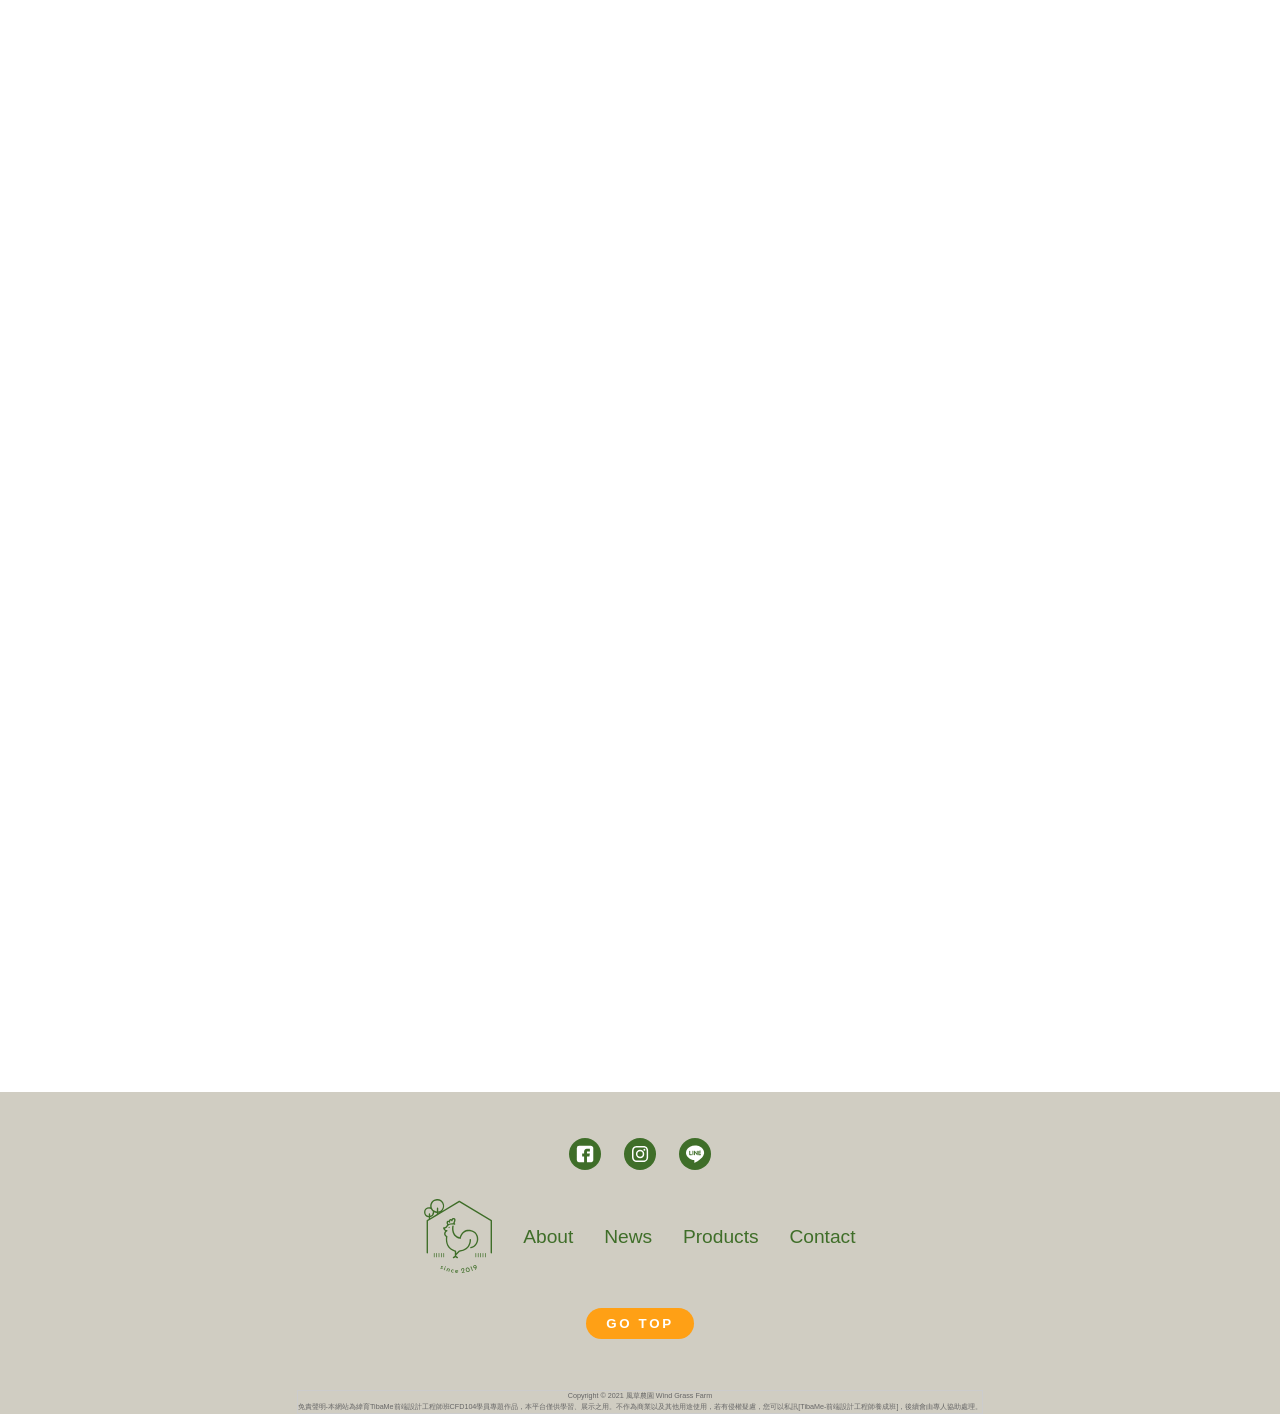
<file: news-detail.html>
<!DOCTYPE html>
<html lang="en">
<head>
    <meta charset="UTF-8">
    <meta http-equiv="X-UA-Compatible" content="IE=edge">
    <meta name="viewport" content="width=device-width, initial-scale=1.0">
    <title>風草農園 :: 近期消息</title>
    <link rel="stylesheet" href="css/reset.css">
    <link rel="stylesheet" href="css/grid.css">
    <link rel="stylesheet" href="css/nav-other.css">
    <link rel="stylesheet" href="css/main-news-detail.css">
    <link rel="stylesheet" href="css/footer.css">
    <link rel="stylesheet" href="css/aos.css">
    <script src="js/aos.js"></script>
    <script src="js/smoothscroll.min.js"></script>
    <link rel="icon" href="pic/littleicon.ico" type="image/x-icon">
</head>
<body>
    <header>
        <div class="bgImg">
            <!-- 手機的導覽列 -->
            <div class="smallScreenNav greenNav">
                <nav role="navigation" id="menuToggle">
                    <input type="checkbox">
                    <span></span>
                    <span></span>
                    <span></span>
                    <ul id="menu">
                        <a href="index.html"><li><img src="pic/newLogo-green.svg" alt="logo" width="60px"></li></a>
                        <a href="about.html"><li>About</li></a>
                        <a href="news.html"><li>News</li></a>
                        <a href="products.html"><li>Products</li></a>
                        <a href="contact.html"><li>Contact</li></a>
                        <a href="#"><li><img src="pic/shopping-cart-LR-01.svg" alt="購物車" width="28px"></li></a>
                    </ul>
                </nav>
                <div class="logo">
                    <a href="index.html"><img src="pic/txtLogoWhite.svg" alt="logo"></a>
                </div>
            </div>
            <!-- 平板直和桌機的導覽列 -->
            <nav class="bigScreenNav">
                <div class="frame">
                    <ul class="left">
                        <a href="about.html"><li>About</li></a>
                        <a href="news.html"><li>News</li></a>
                        <a href="products.html"><li>Products</li></a>
                    </ul>
                    <a href="index.html"><img src="pic/txtLogoWhite.svg" alt="logo" class="navLogo" width="120px"></a>
                    <ul class="right">
                        <a href="contact.html"><li>Contact</li></a>
                        <span><li><a href="#"><img src="pic/shopping-cart-w.svg" alt="購物車" width="20px"></a></li></span>
                    </ul>
                </div>
            </nav>
    </header>
    <main>
        <!-- 平桌banner -->
        <div class="bigScreen Banner"></div>
        <!-- 主版面 --> 
        <div class="width">
        <!-- 麵包屑 -->
        <div class="path pt-15">
            <ul>
                <li><a href="index.html">Home</a></li>
                <li><a href="news.html">News</a></li>
                <li><span>陽光、水、風：樸門永續設計，創造居家韌性新生活</span></li>
            </ul>
        </div>
        <!-- 文章卡片 -->
        <section class="news width">
            <div class="pic" data-aos="fade-down" data-aos-duration="2000">
                <img src="pic/basil.jpg">
            </div>
            <article class="center" data-aos="fade-down" data-aos-duration="2000" data-aos-delay="100">
                <div class="txt">
                    <h2 class="mb-40" >陽光、水、風：樸門永續設計，創造居家韌性新生活</h2>
                    <div class="date">
                        <img src="pic/icon_calender.svg" width="24px" alt="calender icon">
                        <h5>2021/12/24</h5>
                    </div>
                    <h4>文/照片：林雅容</h4>
                    <p>
                        翻開樹葉，我在陽台上的鵪鶉窩裡撿拾鵪鶉蛋，小巧的蛋上布滿了棕黑色斑紋，精緻可愛。鵪鶉雖然不像雞喜歡在固定的巢裡下蛋，但牠們仍偏好選擇隱蔽的角落產蛋。我在圍籬邊發現幾顆，在食盆背後也發現幾顆，這天的蛋大概有八九顆，足夠煎一片晚餐的蛋餅了。
                    </p>
                    <p>
                        全世界的疫情仍熾，新聞上報導著許多國家都發生民眾風搶民生用品的情形，其中一則特別吸引了我的目光：「不只囤衛生紙，英國人瘋買母雞！」內文指出，英國人不只恐慌一般民生用品短缺，甚至連雞的詢問度都大增，希望透過購買雞來解決缺蛋的問題，連飾演蜘蛛人的英國演員也因此購入了三隻雞！
                    </p>
                    <p>
                        看著鳥窩裡追逐來去、咯咯叫的鵪鶉，每天穩定地提供十顆左右的蛋，面對疫情所引發的資源短缺，套句最近流行的話，我家真的算是超前佈署了。
                    </p> 
                    <img src="pic/solar.jpg" class="articleImg" alt="文章圖片">
                    <h3>應用被動式太陽能設計，降低居家能源需求</h3>
                    <p>
                        自從接觸了樸門永續設計（Permculture）註1之後，即使沒有土地，而是住在公寓裡，我仍然嘗試營造有韌性的生活方式，希望帶著孩子面對因氣候變遷而可能災害頻傳的未來。
                    </p> 
                    <p>
                        首先，我作了自家所需資源輸入與輸出的分析。樸門裡有一項設計原則是「收集、儲存與回收在地能源」，我嘗試觀察公寓裡接收得到的能源，然後透過設計，讓這些能源適切地使用在生活裡，例如陽光與水。
                    </p>
                    <img src="pic/green.jpg" class="articleImg" alt="文章圖片">
                    <h3>留住甘霖，創造用水韌性</h3>
                    <p>
                        台灣北部總是多雨，而一個家庭用水量也大，如能擷取雨水供給部分生活用水，不但能節省處理與輸送水的能源，在停電停水時，也能讓日常不致於遭受太大的影響。
                    </p>
                    <p>
                        透過雨遮的截流，我們在自家陽台收集了一桶250公升的雨水，量雖不多，但已足夠提供洗衣服、灑掃與澆灌使用；還供給浴缸生態池的水源，創造公寓裡一處充滿綠意與水聲的角落；在鵪鶉入住陽台之後，也奢侈地成為牠們的飲用水。根據行政院主計處的資料，民國107年台灣每人每日平均用水量為280公升，而從我家最近一期水費算起來，一家三口每日平均用水量也不過才250公升，全歸功於生活中節水與收水的功勞。
                    </p>
                    <p>
                        四年前，蘇迪勒颱風重創北台灣，烏來山區嚴重崩塌，導致翡翠水庫的原水濁度狂飆，大台北地區停水了好幾天。當家家戶戶掃光賣場裡的桶裝水，狂打電話給政府和自來水公司的時候，家裡的孩子好整以暇地舀雨水沖馬桶、洗手。颱風過後滿溢的雨水桶，雖然無法提供家庭長期用水，但給了我們更多緩衝時間等待災害的過去。
                    </p>
                    <img src="pic/hr-03.png" class="articleImg" alt="分隔線">
                    <h2 class="center m-20">推薦文章</h2>
                    <img src="pic/hr-03.png" class="articleImg" alt="分隔線">
                    <div class="recommend container width" data-aos="fade-down" data-aos-duration="2000">
                        <div class="row">
                            <div class="recommendCard col-6 col-lg-3">
                                <div class="pic">
                                    <img src="pic/wheat.jpg">
                                </div>
                                <div class="txtTitle">
                                    「智慧農業」正夯，農業轉型勢在必行
                                </div>
                            </div>
                            <div class="recommendCard col-6 col-lg-3">
                                <div class="pic">
                                    <img src="pic/tomatoes-news.jpg">
                                </div>
                                <div class="txtTitle">
                                    透視荷蘭農業概況
                                </div>
                            </div>
                            <div class="recommendCard col-6 col-lg-3">
                                <div class="pic">
                                    <img src="pic/farmer-smile.jpg">
                                </div>
                                <div class="txtTitle">
                                    當農業融入都市日常
                                </div>
                            </div>
                            <div class="recommendCard col-6 col-lg-3">
                                <div class="pic">
                                    <img src="pic/field.jpg">
                                </div>
                                <div class="txtTitle">
                                    台灣農業社會分析
                                </div>
                            </div>
                        </div>
                    </div>
                </div>
            </article>
        </section>
        
    </main>
    <footer>
        <div class="footer center">
            <div class="socialMedia">
                <!-- line icon -->
                <a href="#"><img src="pic/icon_socialMedia-fb-DG.svg" alt="FB icon" width="32" height="32"></a>
                <!-- ig icon -->
                <a href="#"><img src="pic/icon_socialMedia-ig-DG.svg" alt="instagram icon" width="32" height="32"></a>
                <!-- fb icon -->
                <a href="#"><img src="pic/icon_socialMedia-line-DG.svg" alt="line icon" width="32" height="32"></a>
            </div>

            <div class="pages">
                <ul>
                    <li><a href="index.html"><img src="pic/newLogo-green.svg" alt="logo" width="68px"></a></li>
                    <li><a href="about.html">About</a></li>
                    <li><a href="news.html">News</a></li>
                    <li><a href="products.html">Products</a></li>
                    <li><a href="contact.html">Contact</a></li>
                </ul>
            </div>
            <button class="goTop">GO TOP</button>
            <div class="copyright">
                <p>Copyright © 2021 風草農園 Wind Grass Farm</p>
                <span>免責聲明-本網站為緯育TibaMe前端設計工程師班CFD104學員專題作品，本平台僅供學習、展示之用。不作為商業以及其他用途使用，若有侵權疑慮，您可以私訊[TibaMe-前端設計工程師養成班]，後續會由專人協助處理。</span>
            </div>
        </div>
    </footer>
    <script src="https://code.jquery.com/jquery-3.6.0.min.js"></script>
    <script>
        $(document).ready(function(){
            $(window).scroll(function() {

            var bigHeight = $('.bigScreen').height();
            var scrollTop = window.pageYOffset || $(window).scrollTop();

            if (scrollTop >= bigHeight - 100) {
                $('.bigScreenNav').addClass('bgNav');
            } else {
                $('.bigScreenNav').removeClass('bgNav');
            }

            });
            
            $('.goTop').click(function(){
            window.scroll({ top: 0, left: 0, behavior: 'smooth' });
        })
        AOS.init();
        });      
    </script>
</body>
</html>
</file>
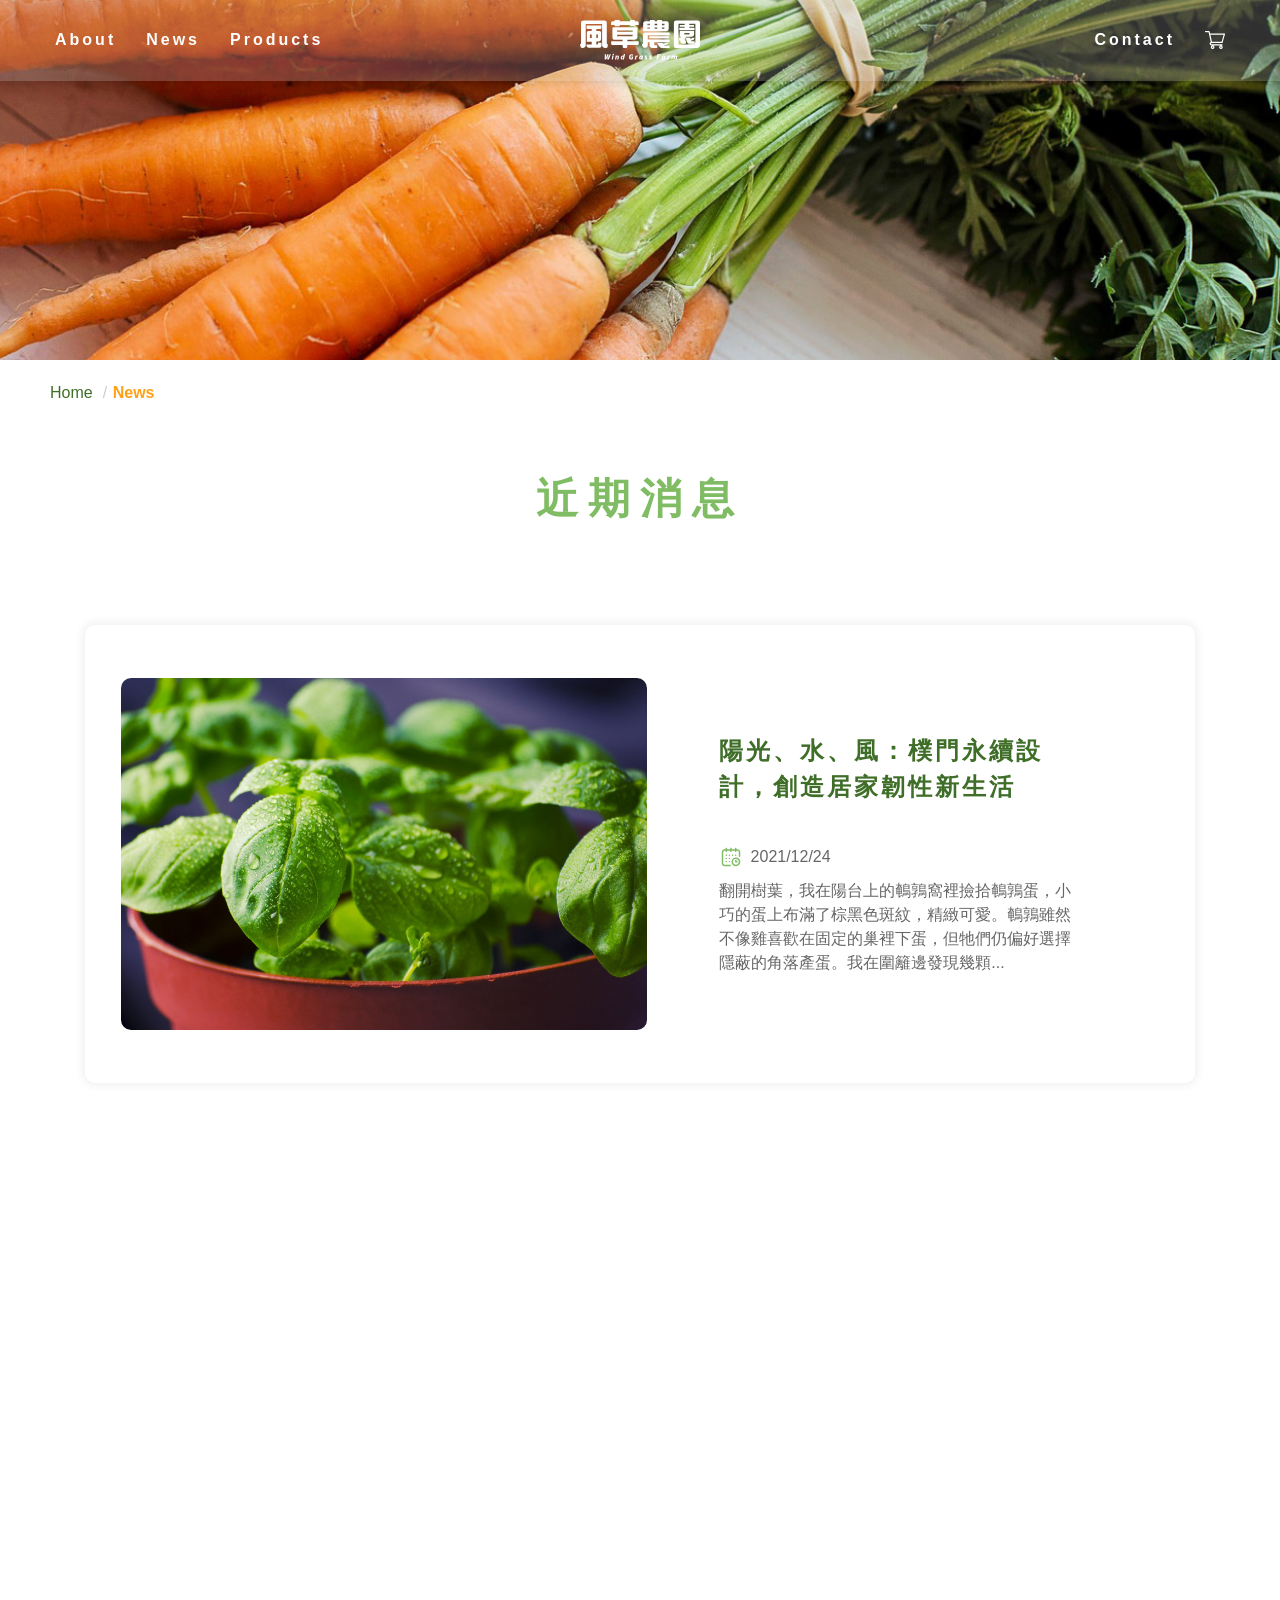
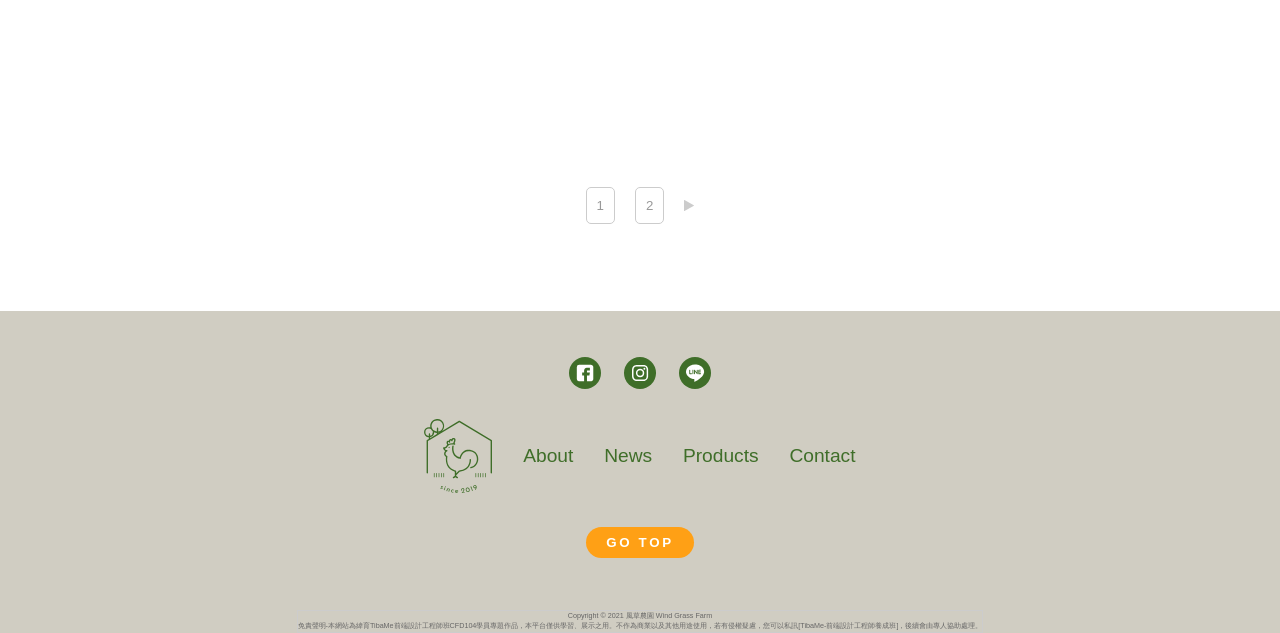
<file: news.html>
<!DOCTYPE html>
<html lang="en">
<head>
    <meta charset="UTF-8">
    <meta http-equiv="X-UA-Compatible" content="IE=edge">
    <meta name="viewport" content="width=device-width, initial-scale=1.0">
    <title>風草農園 :: 近期消息</title>
    <link rel="stylesheet" href="css/reset.css">
    <link rel="stylesheet" href="css/grid.css">
    <link rel="stylesheet" href="css/nav-other.css">
    <link rel="stylesheet" href="css/main-news.css">
    <link rel="stylesheet" href="css/footer.css">
    <link rel="stylesheet" href="css/aos.css">
    <script src="js/aos.js"></script>
    <script src="js/smoothscroll.min.js"></script>
    <link rel="icon" href="pic/littleicon.ico" type="image/x-icon">
</head>
<body>
    <header>
        <div class="bgImg">
            <!-- 手機的導覽列 -->
            <div class="smallScreenNav">
                <nav role="navigation" id="menuToggle">
                    <input type="checkbox">
                    <span></span>
                    <span></span>
                    <span></span>
                    <ul id="menu">
                        <a href="index.html"><li><img src="pic/newLogo-green.svg" alt="logo" width="60px"></li></a>
                        <a href="about.html"><li>About</li></a>
                        <a href="news.html"><li>News</li></a>
                        <a href="products.html"><li>Products</li></a>
                        <a href="contact.html"><li>Contact</li></a>
                        <a href="#"><li><img src="pic/shopping-cart-LR-01.svg" alt="購物車" width="28px"></li></a>
                    </ul>
                </nav>
                <div class="logo">
                    <a href="index.html"><img src="pic/txtLogoWhite.svg" alt="logo"></a>
                </div>
            </div>
            <!-- 平板直和桌機的導覽列 -->
            <nav class="bigScreenNav">
                <div class="frame">
                    <ul class="left">
                        <a href="about.html"><li>About</li></a>
                        <a href="news.html"><li>News</li></a>
                        <a href="products.html"><li>Products</li></a>
                    </ul>
                    <a href="index.html"><img src="pic/txtLogoWhite.svg" alt="logo" class="navLogo" width="120px"></a>
                    <ul class="right">
                        <a href="contact.html"><li>Contact</li></a>
                        <span><li><a href="#"><img src="pic/shopping-cart-w.svg" alt="購物車" width="20px"></a></li></span>
                    </ul>
                </div>
            </nav>
    </header>
    <main>
        <!-- 手機banner -->
        <div class="smallScreen Banner"></div>
        <!-- 平桌banner -->
        <div class="bigScreen Banner"></div>
        <!-- 主版面 --> 
        <div class="width">
        <!-- 麵包屑 -->
        <div class="path">
            <ul>
                <li><a href="index.html">Home</a></li>
                <li><span>News</span></li>
            </ul>
        </div>
        <!-- 主標 -->
        <h1 class="center" data-aos="fade-up" data-aos-duration="1000">近期消息</h1>
        <!-- 文章卡片 -->
        <section class="news container">
            <div class="row">
                <div class="col-12 col-lg-12" data-aos="fade-down" data-aos-duration="2000" data-aos-delay="500">
                    <a href="news-detail.html">
                        <article>
                            <div class="pic">
                                <img src="pic/basil.jpg">
                            </div>
                            <div class="txt">
                                <h3 class="mb-40">陽光、水、風：樸門永續設計，創造居家韌性新生活</h3>
                                <div class="date">
                                    <img src="pic/icon_calender.svg" width="24px" alt="calender icon">
                                    <h5>2021/12/24</h5>
                                </div>
                                <p>翻開樹葉，我在陽台上的鵪鶉窩裡撿拾鵪鶉蛋，小巧的蛋上布滿了棕黑色斑紋，精緻可愛。鵪鶉雖然不像雞喜歡在固定的巢裡下蛋，但牠們仍偏好選擇隱蔽的角落產蛋。我在圍籬邊發現幾顆...</p> 
                            </div>
                        </article>
                    </a>
                </div>
                <div class="col-12 col-lg-12" data-aos="fade-down" data-aos-duration="2000" data-aos-delay="100">
                    <article>
                        <div class="pic">
                            <img src="pic/field.jpg">
                        </div>
                        <div class="txt">
                            <h3 class="mb-40">台灣農業社會分析</h3>
                            <div class="date">
                                <img src="pic/icon_calender.svg" width="24px" alt="calender icon">
                                <h5>2021/12/24</h5>
                            </div>
                            <p>台灣農業扮演著餵養台灣人的重要角色，農業在台灣以多樣貌的形式呈現，有生產、加工到銷售完整的產業鏈並將食物以多樣貌的方式呈現在消費者面前。以...</p> 
                        </div>
                    </article>
                </div>
                <div class="col-12 col-lg-12" data-aos="fade-down" data-aos-duration="2000" data-aos-delay="100">
                    <article>
                        <div class="pic">
                            <img src="pic/farmer-smile.jpg">
                        </div>
                        <div class="txt">
                            <h3 class="mb-40">當農業融入都市日常</h3>
                            <div class="date">
                                <img src="pic/icon_calender.svg" width="24px" alt="calender icon">
                                <h5>2021/12/24</h5>
                            </div>
                            <p>全球在極端氣候，以及嚴峻疫情的肆虐下，對各國人民的生活習慣與糧食供應，產生了翻天覆地的改變與影響，尤其是都會地區的居民，該如何思索變...</p> 
                        </div>
                    </article>
                </div>
                <div class="col-12 col-lg-12" data-aos="fade-down" data-aos-duration="2000" data-aos-delay="100">
                    <article>
                        <div class="pic">
                            <img src="pic/tomatoes-news.jpg">
                        </div>
                        <div class="txt">
                            <h3 class="mb-40">透視荷蘭農業概況</h3>
                            <div class="date">
                                <img src="pic/icon_calender.svg" width="24px" alt="calender icon">
                                <h5>2021/12/24</h5>
                            </div>
                            <p>農業在荷蘭，是一個會賺錢的產業；根據歐盟農業收入資料（EU agriculture Income），荷蘭農業年度勞動單位（AWU, Annual Work Unit）的平均所...</p> 
                        </div>
                    </article>
                </div>
                <div class="col-12 col-lg-12" data-aos="fade-down" data-aos-duration="2000" data-aos-delay="100">
                    <article>
                        <div class="pic">
                            <img src="pic/wheat.jpg">
                        </div>
                        <div class="txt">
                            <h3 class="mb-40">「智慧農業」正夯，農業轉型勢在必行</h3>
                            <div class="date">
                                <img src="pic/icon_calender.svg" width="24px" alt="calender icon">
                                <h5>2021/12/24</h5>
                            </div>
                            <p>台灣為小農經濟國家，平均耕種面積小，農業運作較無法規模化，農民也很難投資較大型的機器設備或是溫室等資本財，且農業耕種、收穫有季節性，淡...</p> 
                        </div>
                    </article>
                </div>
            </div>
        </div>
        <!-- 頁碼 -->
        <section class="articlePages width">
            <button>1</button>
            <button>2</button>
            <div class="arrow">
                <img src="pic/arrow-right-02.svg" width="10px" alt="">
            </div>
        </section>
    </main>
    <footer>
        <div class="footer center">
            <div class="socialMedia">
                <!-- line icon -->
                <a href="#"><img src="pic/icon_socialMedia-fb-DG.svg" alt="FB icon" width="32" height="32"></a>
                <!-- ig icon -->
                <a href="#"><img src="pic/icon_socialMedia-ig-DG.svg" alt="instagram icon" width="32" height="32"></a>
                <!-- fb icon -->
                <a href="#"><img src="pic/icon_socialMedia-line-DG.svg" alt="line icon" width="32" height="32"></a>
            </div>

            <div class="pages">
                <ul>
                    <li><a href="index.html"><img src="pic/newLogo-green.svg" alt="logo" width="68px"></a></li>
                    <li><a href="about.html">About</a></li>
                    <li><a href="news.html">News</a></li>
                    <li><a href="products.html">Products</a></li>
                    <li><a href="contact.html">Contact</a></li>
                </ul>
            </div>
            <button class="goTop">GO TOP</button>
            <div class="copyright">
                <p>Copyright © 2021 風草農園 Wind Grass Farm</p>
                <span>免責聲明-本網站為緯育TibaMe前端設計工程師班CFD104學員專題作品，本平台僅供學習、展示之用。不作為商業以及其他用途使用，若有侵權疑慮，您可以私訊[TibaMe-前端設計工程師養成班]，後續會由專人協助處理。</span>
            </div>
        </div>
    </footer>
    <script src="https://code.jquery.com/jquery-3.6.0.min.js"></script>
    <script>
        $(document).ready(function(){
            $(window).scroll(function() {

            var smallHeight = $('.smallScreen').height();
            var bigHeight = $('.bigScreen').height();
            var scrollTop = window.pageYOffset || $(window).scrollTop();

            if (scrollTop >= smallHeight - 300) {
                $('.smallScreenNav').addClass('bgNav');
            } else {
                $('.smallScreenNav').removeClass('bgNav');
            }

            if (scrollTop >= bigHeight - 100) {
                $('.bigScreenNav').addClass('bgNav');
            } else {
                $('.bigScreenNav').removeClass('bgNav');
            }

            });
            
            $('.goTop').click(function(){
            window.scroll({ top: 0, left: 0, behavior: 'smooth' });
        })
        AOS.init();
        });      
    </script>
</body>
</html>
</file>
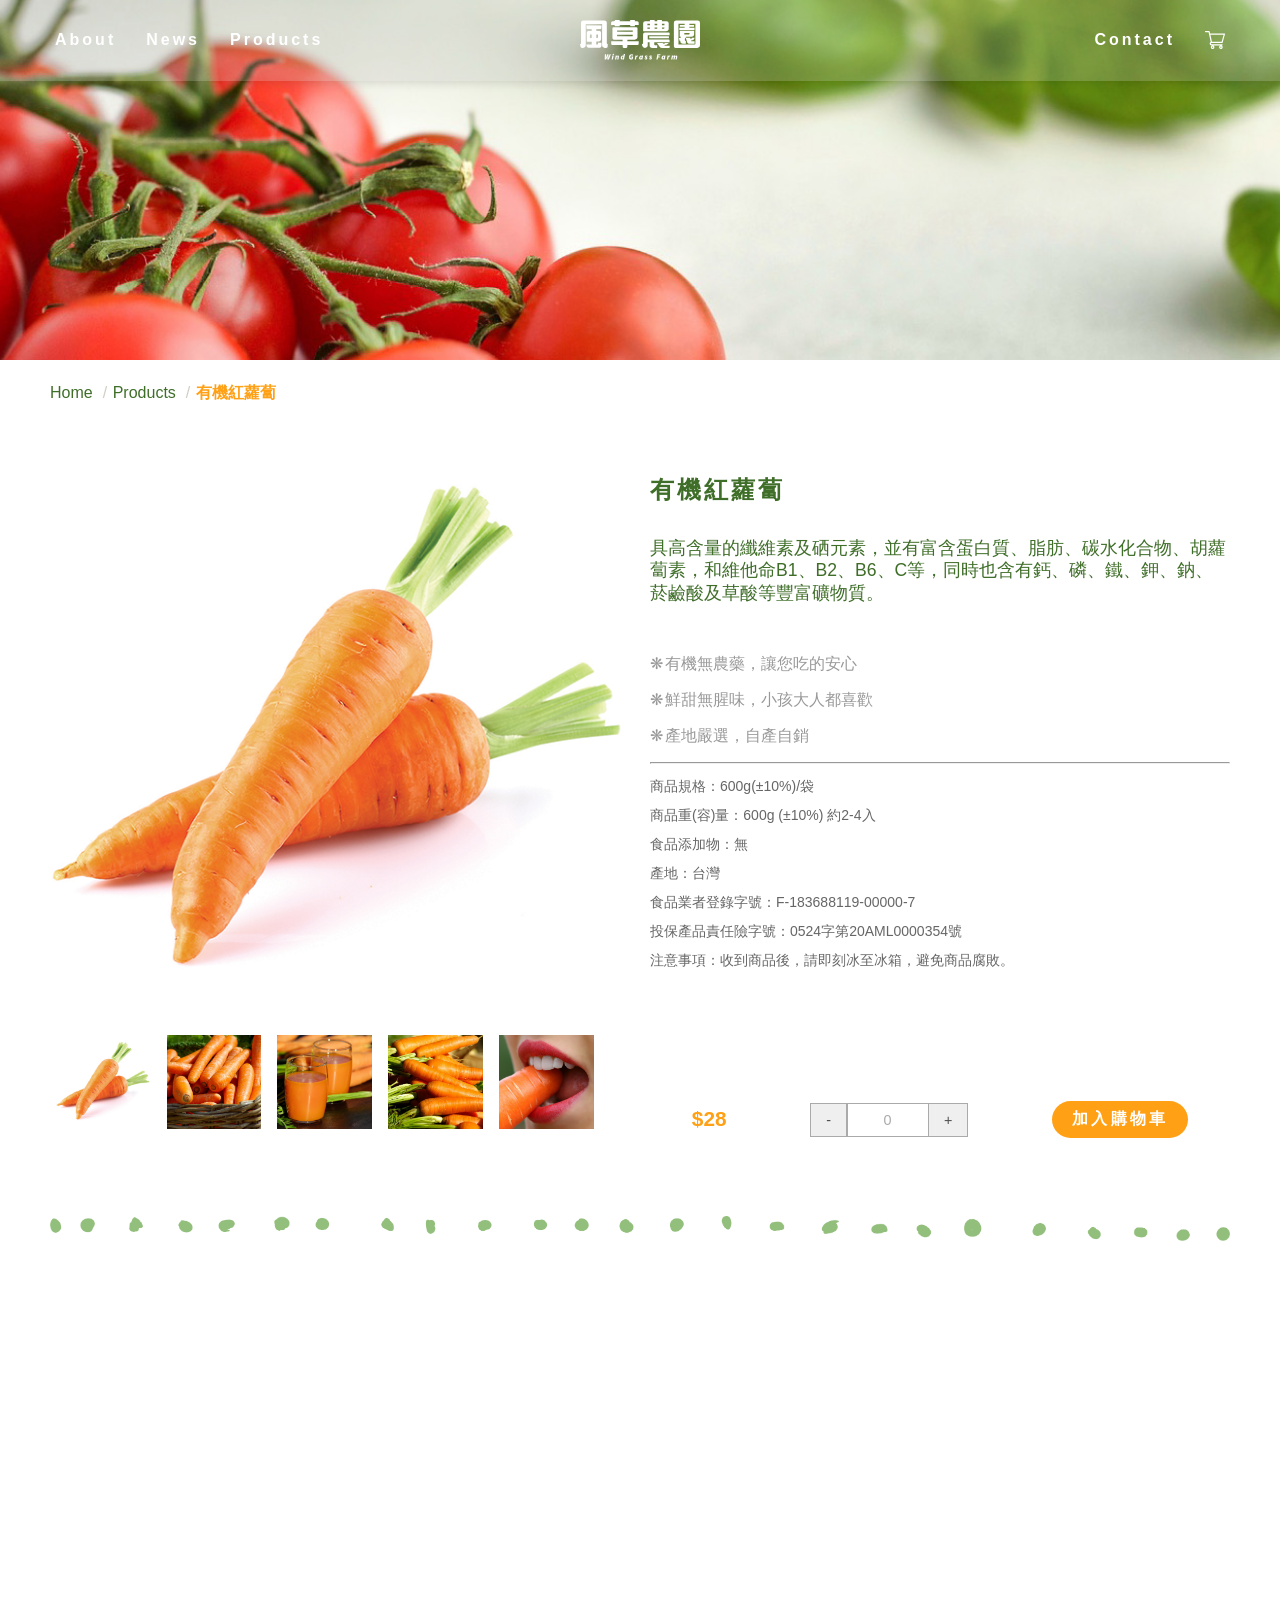
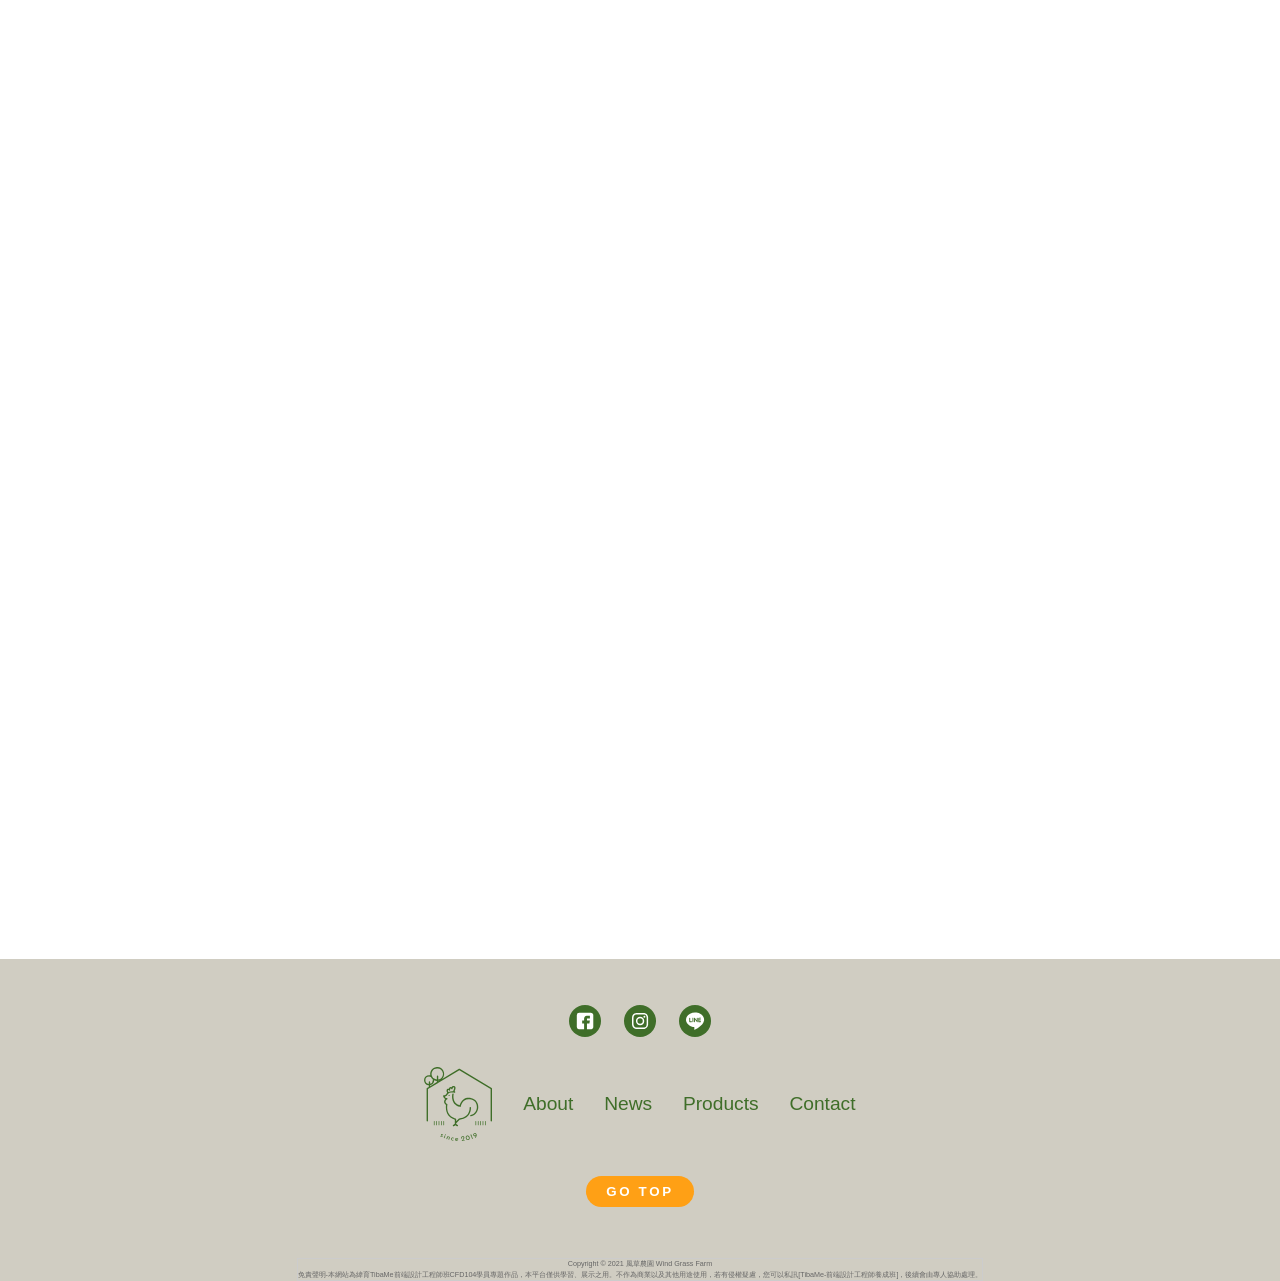
<file: products-detail.html>
<!DOCTYPE html>
<html lang="en">
<head>
    <meta charset="UTF-8">
    <meta http-equiv="X-UA-Compatible" content="IE=edge">
    <meta name="viewport" content="width=device-width, initial-scale=1.0">
    <title>風草農園 :: 線上訂購</title>
    <link rel="stylesheet" href="css/reset.css">
    <link rel="stylesheet" href="css/grid.css">
    <link rel="stylesheet" href="css/owl.carousel.min.css">
    <link rel="stylesheet" href="css/owl.theme.default.min.css">
    <link rel="stylesheet" href="css/nav-other.css">
    <link rel="stylesheet" href="css/main-products.css">
    <link rel="stylesheet" href="css/footer.css">
    <link rel="stylesheet" href="css/aos.css">
    <script src="js/aos.js"></script>
    <script src="js/smoothscroll.min.js"></script>
    <script defer src="js/picChange.js"></script>
    <script defer src="js/prodList_cart.js"></script>
    <link rel="icon" href="pic/littleicon.ico" type="image/x-icon">
</head>
<body>
    <header>
        <div class="bgImg">
            <!-- 手機的導覽列 -->
            <div class="smallScreenNav greenNav">
                <nav role="navigation" id="menuToggle">
                    <input type="checkbox">
                    <span></span>
                    <span></span>
                    <span></span>
                    <ul id="menu">
                        <a href="index.html"><li><img src="pic/newLogo-green.svg" alt="logo" width="60px"></li></a>
                        <a href="about.html"><li>About</li></a>
                        <a href="news.html"><li>News</li></a>
                        <a href="products.html"><li>Products</li></a>
                        <a href="contact.html"><li>Contact</li></a>
                        <a href="#"><li><img src="pic/shopping-cart-LR-01.svg" alt="購物車" width="28px"></li></a>
                    </ul>
                </nav>
                <div class="logo">
                    <a href="index.html"><img src="pic/txtLogoWhite.svg" alt="logo"></a>
                </div>
            </div>
            <!-- 平板橫和桌機的導覽列 -->
            <nav class="bigScreenNav">
                <div class="frame">
                    <ul class="left">
                        <a href="about.html"><li>About</li></a>
                        <a href="news.html"><li>News</li></a>
                        <a href="products.html"><li>Products</li></a>
                    </ul>
                    <a href="index.html"><img src="pic/txtLogoWhite.svg" alt="logo" class="navLogo" width="120px"></a>
                    <ul class="right">
                        <a href="contact.html"><li>Contact</li></a>
                        <span><li><a href="#"><img src="pic/shopping-cart-w.svg" alt="購物車" width="20px"></a></li></span>
                    </ul>
                </div>
            </nav>
    </header>
    <main>
        <!-- 平桌banner -->
        <div class="bigScreen Banner"></div>
        <!-- 主版面 --> 
        <div class="width">
            <!-- 麵包屑 -->
            <div class="path pt-15">
                <ul>
                    <li><a href="index.html">Home</a></li>
                    <li><a href="products.html">Products</a></li>
                    <li><span>有機紅蘿蔔</span></li>
                </ul>
            </div>
        </div>
        <!-- 圖 -->
        <section class="container bigSize width" data-aos="fade-zoom-in"
        data-aos-easing="linear"
        data-aos-duration="800"
        data-aos-offset="0">
            <div class="row">
                <div class="col-12 col-lg-6">
                    <div class="lg">
                       <img src="pic/product_corrot.png" id="lg" alt="有機紅蘿蔔"> 
                    </div>
                    <div class="sm">
                        <img src="pic/product_corrot.png" id="lg" alt="有機紅蘿蔔"> 
                        <img src="pic/product_corrot_box.jpg" id="sm" alt="有機紅蘿蔔">
                        <img src="pic/product_corrot_juice.jpg" id="sm" alt="有機紅蘿蔔">
                        <img src="pic/product_corrot_sun.jpg" id="sm" alt="有機紅蘿蔔">
                        <img src="pic/product_corrot_teeth.jpg" id="sm" alt="有機紅蘿蔔">
                    </div>
                </div>
                <!-- 商品敘述 -->
                <div class="sider col-12 col-lg-6">
                    <div class="description">
                        <h3>有機紅蘿蔔</h3>
                        <h4>具高含量的纖維素及硒元素，並有富含蛋白質、脂肪、碳水化合物、胡蘿蔔素，和維他命B1、B2、B6、C等，同時也含有鈣、磷、鐵、鉀、鈉、菸鹼酸及草酸等豐富礦物質。</h4>
                        <ul>
                            <li>有機無農藥，讓您吃的安心</li>
                            <li>鮮甜無腥味，小孩大人都喜歡</li>
                            <li>產地嚴選，自產自銷</li>
                        </ul>
                        <hr>
                        <ol>
                            <li>商品規格：600g(±10%)/袋</li>
                            <li>商品重(容)量：600g (±10%) 約2-4入</li>
                            <li>食品添加物：無</li>
                            <li>產地：台灣</li>
                            <li>食品業者登錄字號：F-183688119-00000-7</li>
                            <li>投保產品責任險字號：0524字第20AML0000354號</li>
                            <li>注意事項：收到商品後，請即刻冰至冰箱，避免商品腐敗。</li>
                        </ol>
                    </div>
                    <!-- 購買按鍵區 -->
                    <div class="buy">
                        <div class="price">
                            <span>$28</span>
                        </div>
                        <div class="qty">
                            <input type="button" class="btnMinus" value="-">
                            <input type="text" class="qtyBox" name="qty" value="0">
                            <input type="button" class="btnPlus" value="+">
                        </div>
                        <div class="addCart">
                            <input type="submit" class="add" value="加入購物車">
                        </div>
                    </div>
                </div>
            </div>
            <div class="hr mtb-50 center">
                <img src="pic/hr-03.png" alt="分隔線">
            </div>
        </section>
        <!-- 猜你喜歡 -->
        <section class="guess container width" data-aos="fade-zoom-in"
        data-aos-easing="linear"
        data-aos-duration="800"
        data-aos-offset="0">
            <h3 class="centerMobile mtb-50">你可能也會喜歡</h3>
            <div class="row">
                <div class="like col-6 col-lg-3">
                    <div class="pic">
                        <img src="pic/product_vegebox_sm.jpg" alt="防疫營養蔬菜箱"> 
                     </div>
                     <div class="productsTitle">
                         <p>防疫營養蔬菜箱</p>
                         <p><span>$319</span></p>
                     </div>
                </div>
                <div class="like col-6 col-lg-3">
                    <div class="pic">
                        <img src="pic/product_tomato.jpg" alt="鮮採牛番茄"> 
                    </div>
                    <div class="productsTitle">
                        <p>鮮採牛番茄</p>
                        <p><span>$50</span></p>
                    </div>
                </div>
                <div class="like col-6 col-lg-3">
                    <div class="pic">
                        <img src="pic/appetite.jpg" alt="無農藥青花菜"> 
                    </div>
                    <div class="productsTitle">
                        <p>無農藥青花菜</p>
                        <p><span>$59</span></p>
                    </div>
                </div>
                <div class="like col-6 col-lg-3">
                    <div class="pic">
                        <img src="pic/potatoes.jpg" alt="國產馬鈴薯"> 
                    </div>
                    <div class="productsTitle">
                        <p>國產馬鈴薯</p>
                        <p><span>$42</span></p>
                    </div>
                </div>
            </div>
            <div class="hr mtb-50 center">
                <img src="pic/hr-03.png" alt="分隔線">
            </div>    
        </section>
        <!-- 最近瀏覽 -->
        <section class="view container width" data-aos="fade-zoom-in"
        data-aos-easing="linear"
        data-aos-duration="800"
        data-aos-offset="0">
            <h3 class="centerMobile mtb-50">最近瀏覽過</h3>
            <div class="row">
                <div class="like col-6 col-lg-3">
                    <div class="pic">
                        <img src="pic/redjam.jpg" alt="洛神花果醬">
                    </div>
                    <div class="productsTitle">
                        <p>洛神花果醬</p>
                        <p><span>$180</span></p>
                    </div>
                </div>
                <div class="like col-6 col-lg-3">
                    <div class="pic">
                        <img src="pic/pumpkin.jpg" alt="在地大南瓜"> 
                    </div>
                    <div class="productsTitle">
                        <p>在地大南瓜</p>
                        <p><span>$79</span></p>
                    </div>
                </div>
                <div class="like col-6 col-lg-3">
                    <div class="pic">
                        <img src="pic/ginger.jpg" alt="有機乾薑"> 
                     </div>
                     <div class="productsTitle">
                        <p>有機乾薑</p>
                        <p><span>$39</span></p>
                    </div>
                </div>
                <div class="like col-6 col-lg-3">
                    <div class="pic">
                        <img src="pic/bokchoy.png" alt="有機青江菜"> 
                    </div>
                    <div class="productsTitle">
                        <p>有機青江菜</p>
                        <p><span>$23</span></p>
                    </div>
                </div>
            </div>    
        </section>
    </main>
    <footer>
        <div class="footer center">
            <div class="socialMedia">
                <!-- line icon -->
                <a href="#"><img src="pic/icon_socialMedia-fb-DG.svg" alt="FB icon" width="32" height="32"></a>
                <!-- ig icon -->
                <a href="#"><img src="pic/icon_socialMedia-ig-DG.svg" alt="instagram icon" width="32" height="32"></a>
                <!-- fb icon -->
                <a href="#"><img src="pic/icon_socialMedia-line-DG.svg" alt="line icon" width="32" height="32"></a>
            </div>

            <div class="pages">
                <ul>
                    <li><a href="index.html"><img src="pic/newLogo-green.svg" alt="logo" width="68px"></a></li>
                    <li><a href="about.html">About</a></li>
                    <li><a href="news.html">News</a></li>
                    <li><a href="products.html">Products</a></li>
                    <li><a href="contact.html">Contact</a></li>
                </ul>
            </div>
            <button class="goTop">GO TOP</button>
            <div class="copyright">
                <p>Copyright © 2021 風草農園 Wind Grass Farm</p>
                <span>免責聲明-本網站為緯育TibaMe前端設計工程師班CFD104學員專題作品，本平台僅供學習、展示之用。不作為商業以及其他用途使用，若有侵權疑慮，您可以私訊[TibaMe-前端設計工程師養成班]，後續會由專人協助處理。</span>
            </div>
        </div>
    </footer>
    <script src="https://code.jquery.com/jquery-3.6.0.min.js"></script>
    <script src="js/owl.carousel.min.js"></script>
    <script>
        $(document).ready(function(){
            $(window).scroll(function() {
            var bigHeight = $('.bigScreen').height();
            var scrollTop = window.pageYOffset || $(window).scrollTop();
            if (scrollTop >= bigHeight - 100) {
                $('.bigScreenNav').addClass('bgNav');
            } else {
                $('.bigScreenNav').removeClass('bgNav');
            }
            });
            
            $('.goTop').click(function(){
            window.scroll({ top: 0, left: 0, behavior: 'smooth' });
        })
        AOS.init();
        });      
    </script>
</body>
</html>
</file>
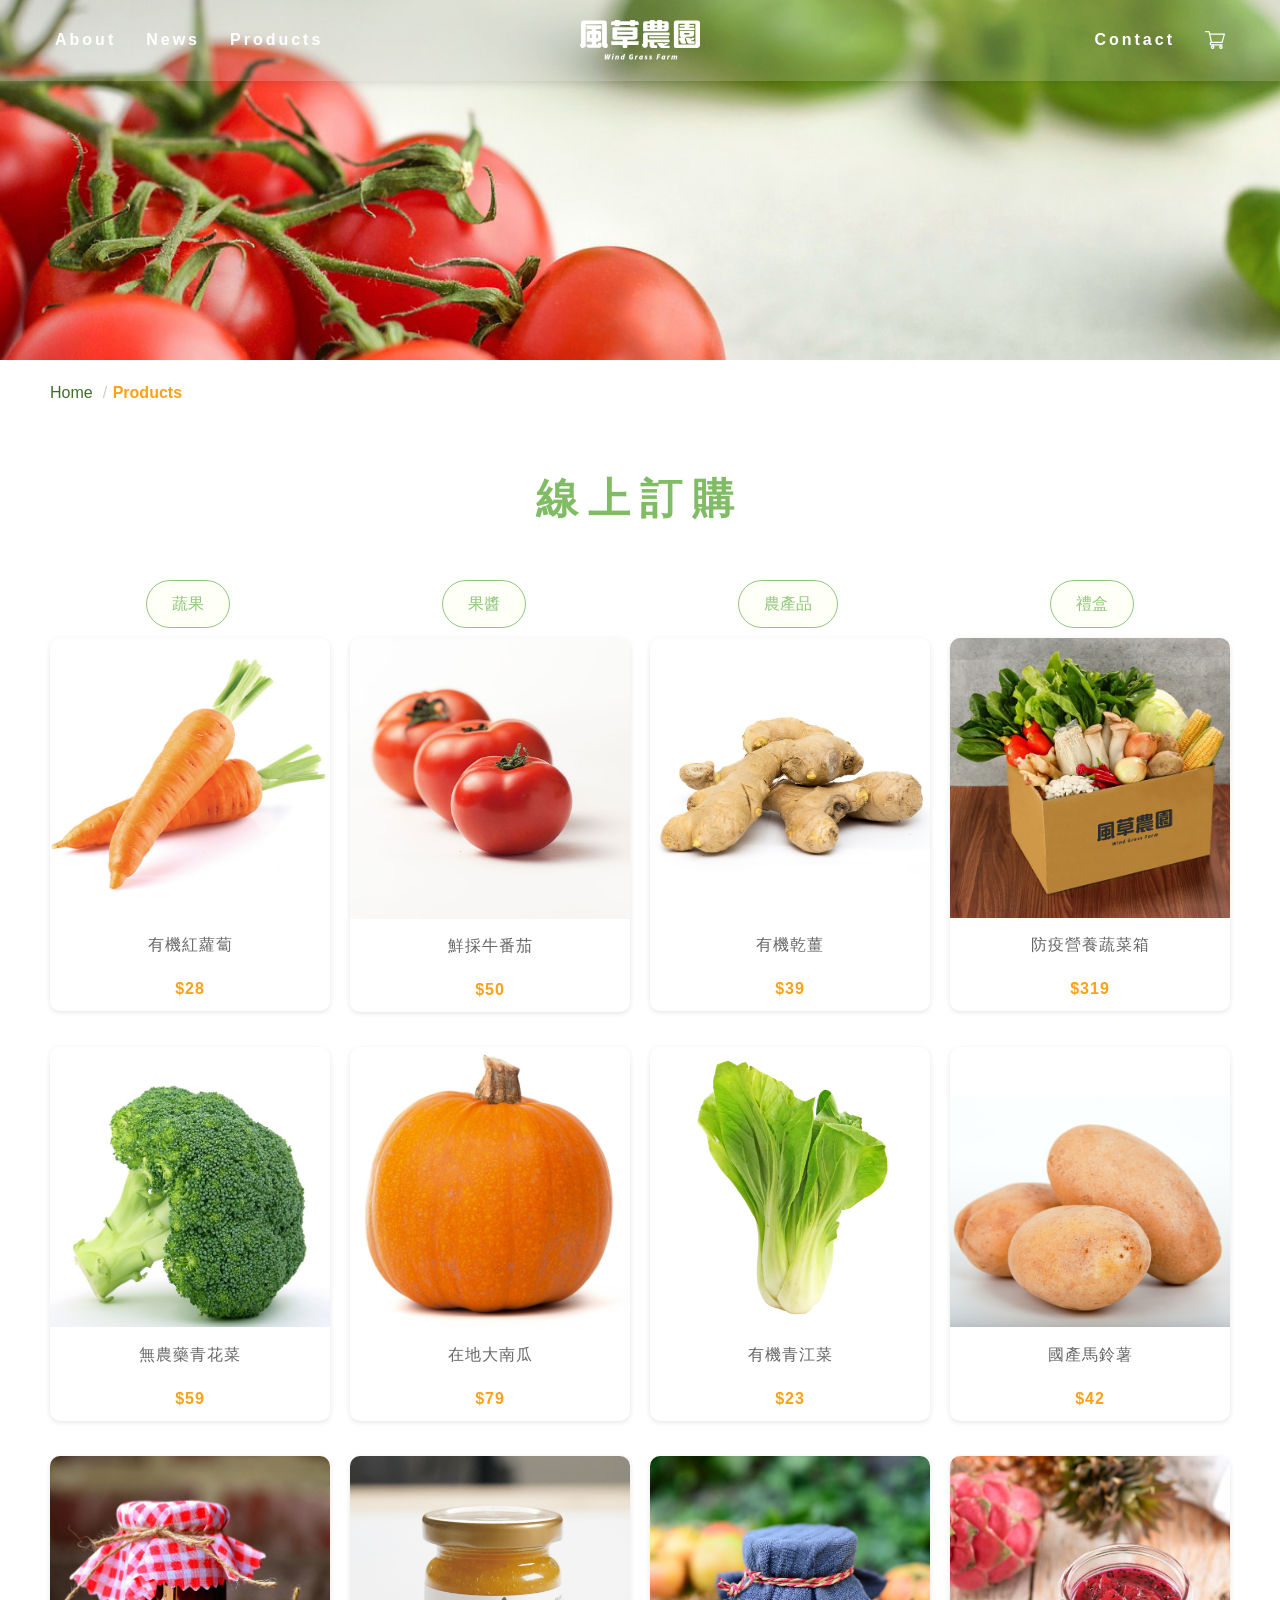
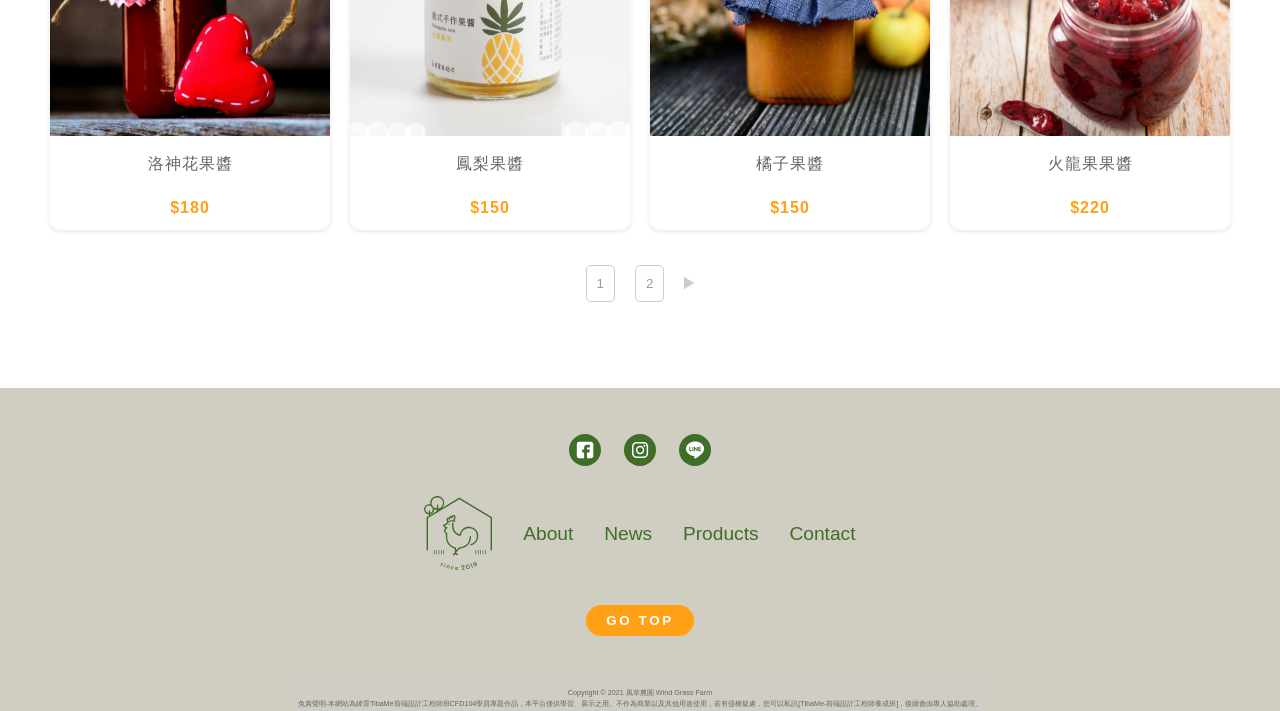
<file: products.html>
<!DOCTYPE html>
<html lang="en">
<head>
    <meta charset="UTF-8">
    <meta http-equiv="X-UA-Compatible" content="IE=edge">
    <meta name="viewport" content="width=device-width, initial-scale=1.0">
    <title>風草農園 :: 線上訂購</title>
    <link rel="stylesheet" href="css/reset.css">
    <link rel="stylesheet" href="css/grid.css">
    <link rel="stylesheet" href="css/nav-other.css">
    <link rel="stylesheet" href="css/main-products.css">
    <link rel="stylesheet" href="css/footer.css">
    <link rel="stylesheet" href="css/aos.css">
    <script src="js/aos.js"></script>
    <script src="js/smoothscroll.min.js"></script>
    <link rel="icon" href="pic/littleicon.ico" type="image/x-icon">
</head>
<body>
    <header>
        <div class="bgImg">
            <!-- 手機的導覽列 -->
            <div class="smallScreenNav">
                <nav role="navigation" id="menuToggle">
                    <input type="checkbox">
                    <span></span>
                    <span></span>
                    <span></span>
                    <ul id="menu">
                        <a href="index.html"><li><img src="pic/newLogo-green.svg" alt="logo" width="60px"></li></a>
                        <a href="about.html"><li>About</li></a>
                        <a href="news.html"><li>News</li></a>
                        <a href="products.html"><li>Products</li></a>
                        <a href="contact.html"><li>Contact</li></a>
                        <a href="#"><li><img src="pic/shopping-cart-LR-01.svg" alt="購物車" width="28px"></li></a>
                    </ul>
                </nav>
                <div class="logo">
                    <a href="index.html"><img src="pic/txtLogoWhite.svg" alt="logo"></a>
                </div>
            </div>
            <!-- 平板橫和桌機的導覽列 -->
            <nav class="bigScreenNav">
                <div class="frame">
                    <ul class="left">
                        <a href="about.html"><li>About</li></a>
                        <a href="news.html"><li>News</li></a>
                        <a href="products.html"><li>Products</li></a>
                    </ul>
                    <a href="index.html"><img src="pic/txtLogoWhite.svg" alt="logo" class="navLogo" width="120px"></a>
                    <ul class="right">
                        <a href="contact.html"><li>Contact</li></a>
                        <span><li><a href="#"><img src="pic/shopping-cart-w.svg" alt="購物車" width="20px"></a></li></span>
                    </ul>
                </div>
            </nav>
    </header>
    <main>
        <!-- 手機banner -->
        <div class="smallScreen Banner"></div>
        <!-- 平桌banner -->
        <div class="bigScreen Banner"></div>
        <!-- 主版面 --> 
        <div class="width">
            <!-- 麵包屑 -->
            <div class="path">
                <ul>
                    <li><a href="index.html">Home</a></li>
                    <li><span>Products</span></li>
                </ul>
            </div>
        </div>
        <!-- 主標 -->
        <h1 data-aos="fade-up" data-aos-duration="1500" class="center">線上訂購</h1>
        <!-- 分類目錄 -->
        <section class="catalog width" data-aos="fade-up"
        data-aos-duration="1500" data-aos-delay="500">
            <input type="radio" name="list" id="fruit">
            <label for="fruit" class="btn">蔬果</label>
            <input type="radio" name="list" id="jam">
            <label for="jam" class="btn">果醬</label>
            <input type="radio" name="list" id="produce">
            <label for="produce" class="btn">農產品</label>
            <input type="radio" name="list" id="box">
            <label for="box" class="btn">禮盒</label>
        </section>
        <section class="produts" data-aos="fade-up"
        data-aos-duration="1500" data-aos-delay="1000">
            <div class="container width">
                <div class="row">
                    <div class="productsCard col-6 col-lg-3">
                        <a href="products-detail.html">
                            <div class="card">
                                <div class="pic">
                                    <img src="pic/product_corrot.png" alt="有機紅蘿蔔">
                                </div>
                            <div class="productsTitle">
                                <p>有機紅蘿蔔</p>
                                <p><span>$28</span></p>
                            </div>
                        </div>
                        </a>
                    </div>
                    <div class="productsCard col-6 col-lg-3">
                        <div class="card">
                            <div class="pic">
                               <img src="pic/product_tomato.jpg" alt="鮮採牛番茄"> 
                            </div>
                            <div class="productsTitle">
                                <p>鮮採牛番茄</p>
                                <p><span>$50</span></p>
                            </div>
                        </div>
                    </div>
                    <div class="productsCard col-6 col-lg-3">
                        <div class="card">
                            <div class="pic">
                               <img src="pic/ginger.jpg" alt="有機乾薑"> 
                            </div>
                            <div class="productsTitle">
                                <p>有機乾薑</p>
                                <p><span>$39</span></p>
                            </div>
                        </div>
                    </div>
                    <div class="productsCard col-6 col-lg-3">
                        <div class="card">
                            <div class="pic">
                               <img src="pic/product_vegebox_sm.jpg" alt="防疫營養蔬菜箱"> 
                            </div>
                            <div class="productsTitle">
                                <p>防疫營養蔬菜箱</p>
                                <p><span>$319</span></p>
                            </div>
                        </div>
                    </div>
                    <div class="productsCard col-6 col-lg-3">
                        <div class="card">
                            <div class="pic">
                                <img src="pic/appetite.jpg" alt="無農藥青花菜"> 
                            </div>
                            <div class="productsTitle">
                                <p>無農藥青花菜</p>
                                <p><span>$59</span></p>
                            </div>
                        </div>
                    </div>
                    <div class="productsCard col-6 col-lg-3">
                        <div class="card">
                            <div class="pic">
                                <img src="pic/pumpkin.jpg" alt="在地大南瓜"> 
                            </div>
                            <div class="productsTitle">
                                <p>在地大南瓜</p>
                                <p><span>$79</span></p>
                            </div>
                        </div>
                    </div>
                    <div class="productsCard col-6 col-lg-3">
                        <div class="card">
                            <div class="pic">
                                <img src="pic/bokchoy.png" alt="有機青江菜"> 
                            </div>
                            <div class="productsTitle">
                                <p>有機青江菜</p>
                                <p><span>$23</span></p>
                            </div>
                        </div>
                    </div>
                    <div class="productsCard col-6 col-lg-3">
                        <div class="card">
                            <div class="pic">
                                <img src="pic/potatoes.jpg" alt="國產馬鈴薯"> 
                            </div>
                            <div class="productsTitle">
                                <p>國產馬鈴薯</p>
                                <p><span>$42</span></p>
                            </div>
                        </div>
                    </div>
                    <div class="productsCard col-6 col-lg-3">
                        <div class="card">
                            <div class="pic">
                                <img src="pic/redjam.jpg" alt="洛神花果醬">
                            </div>
                            <div class="productsTitle">
                                <p>洛神花果醬</p>
                                <p><span>$180</span></p>
                            </div>
                        </div>
                    </div>
                    <div class="productsCard col-6 col-lg-3">
                        <div class="card">
                            <div class="pic">
                                <img src="pic/pineapple.jpg" alt="鳳梨果醬"> 
                            </div>
                            <div class="productsTitle">
                                <p>鳳梨果醬</p>
                                <p><span>$150</span></p>
                            </div>
                        </div>
                    </div>
                    <div class="productsCard col-6 col-lg-3">
                        <div class="card">
                            <div class="pic">
                                <img src="pic/apple-jam.jpg" alt="橘子果醬"> 
                            </div>
                            <div class="productsTitle">
                                <p>橘子果醬</p>
                                <p><span>$150</span></p>
                            </div>
                        </div>
                    </div>
                    <div class="productsCard col-6 col-lg-3">
                        <div class="card">
                            <div class="pic">
                                <img src="pic/dragon-fruit-jam.jpg" alt="火龍果果醬"> 
                            </div>
                            <div class="productsTitle">
                                <p>火龍果果醬</p>
                                <p><span>$220</span></p>
                            </div>
                        </div>
                    </div>
                </div>
            </div>
        </section>

        <!-- 頁碼 -->   
        <section class="articlePages width">
            <button>1</button>
            <button>2</button>
            <div class="arrow">
                <img src="pic/arrow-right-02.svg" width="10px" alt="">
            </div>
        </section>
    </main>
    <footer>
        <div class="footer center">
            <div class="socialMedia">
                <!-- line icon -->
                <a href="#"><img src="pic/icon_socialMedia-fb-DG.svg" alt="FB icon" width="32" height="32"></a>
                <!-- ig icon -->
                <a href="#"><img src="pic/icon_socialMedia-ig-DG.svg" alt="instagram icon" width="32" height="32"></a>
                <!-- fb icon -->
                <a href="#"><img src="pic/icon_socialMedia-line-DG.svg" alt="line icon" width="32" height="32"></a>
            </div>

            <div class="pages">
                <ul>
                    <li><a href="index.html"><img src="pic/newLogo-green.svg" alt="logo" width="68px"></a></li>
                    <li><a href="about.html">About</a></li>
                    <li><a href="news.html">News</a></li>
                    <li><a href="products.html">Products</a></li>
                    <li><a href="contact.html">Contact</a></li>
                </ul>
            </div>
            <button class="goTop">GO TOP</button>
            <div class="copyright">
                <p>Copyright © 2021 風草農園 Wind Grass Farm</p>
                <span>免責聲明-本網站為緯育TibaMe前端設計工程師班CFD104學員專題作品，本平台僅供學習、展示之用。不作為商業以及其他用途使用，若有侵權疑慮，您可以私訊[TibaMe-前端設計工程師養成班]，後續會由專人協助處理。</span>
            </div>
        </div>
    </footer>
    <script src="https://code.jquery.com/jquery-3.6.0.min.js"></script>
    <script>
        $(document).ready(function(){
            $(window).scroll(function() {

            var smallHeight = $('.smallScreen').height();
            var bigHeight = $('.bigScreen').height();
            var scrollTop = window.pageYOffset || $(window).scrollTop();

            if (scrollTop >= smallHeight - 300) {
                $('.smallScreenNav').addClass('bgNav');
            } else {
                $('.smallScreenNav').removeClass('bgNav');
            }

            if (scrollTop >= bigHeight - 100) {
                $('.bigScreenNav').addClass('bgNav');
            } else {
                $('.bigScreenNav').removeClass('bgNav');
            }

            });
            
            $('.goTop').click(function(){
            window.scroll({ top: 0, left: 0, behavior: 'smooth' });
        })
        });      
        AOS.init();
    </script>
</body>
</html>
</file>
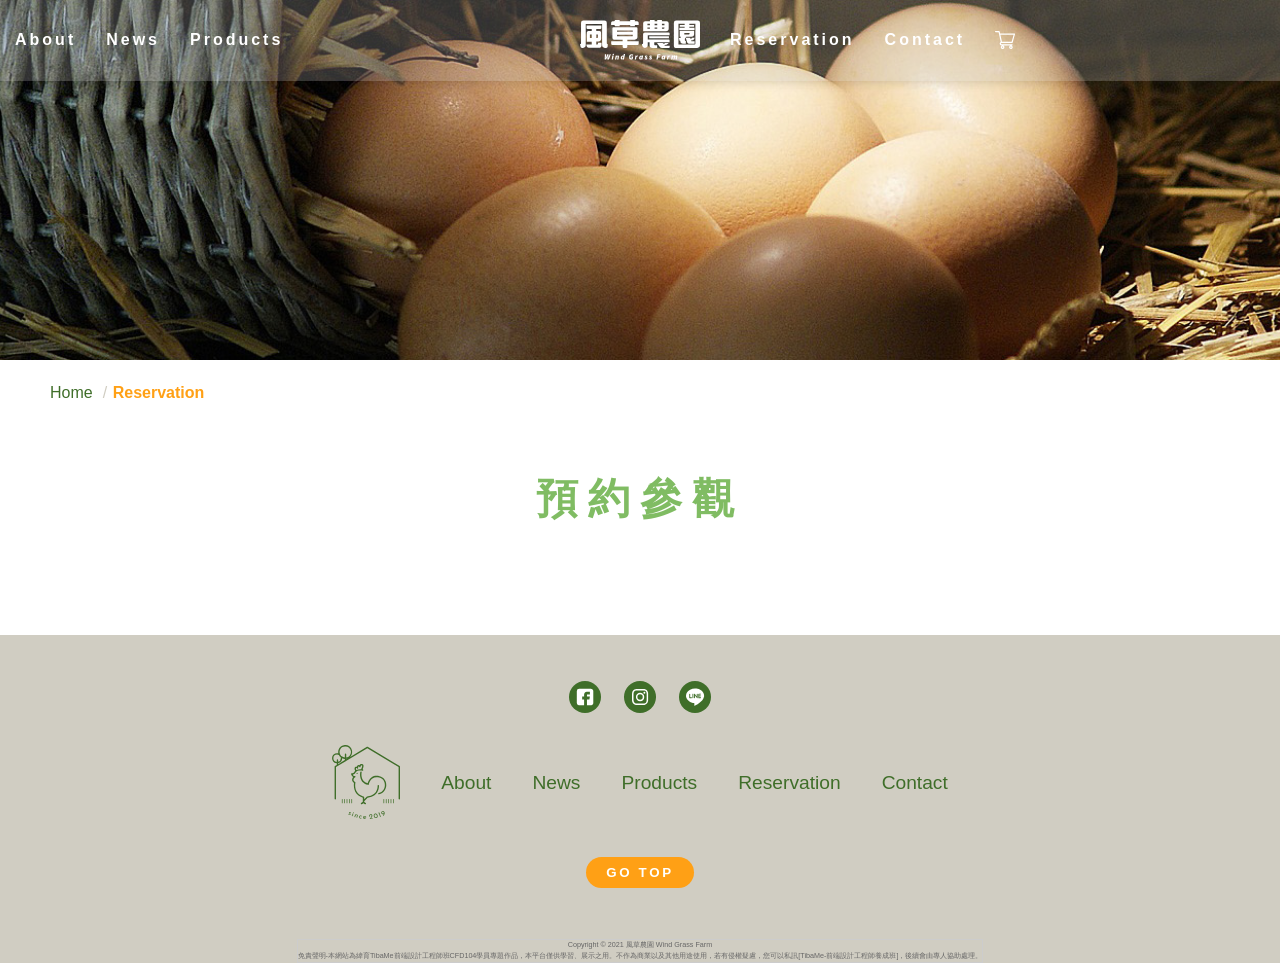
<file: reservation.html>
<!DOCTYPE html>
<html lang="en">
<head>
    <meta charset="UTF-8">
    <meta http-equiv="X-UA-Compatible" content="IE=edge">
    <meta name="viewport" content="width=device-width, initial-scale=1.0">
    <title>風草農園 :: 預約參觀</title>
    <link rel="stylesheet" href="css/reset.css">
    <link rel="stylesheet" href="css/grid.css">
    <link rel="stylesheet" href="css/nav-other.css">
    <link rel="stylesheet" href="css/main-reservation.css">
    <link rel="stylesheet" href="css/footer.css">
    
    <script src="js/smoothscroll.min.js"></script>
    <link rel="icon" href="pic/littleicon.ico" type="image/x-icon">
</head>
<body>
    <header>
        <div class="bgImg">
            <!-- 手機的導覽列 -->
            <div class="smallScreenNav">
                <nav role="navigation" id="menuToggle">
                    <input type="checkbox">
                    <span></span>
                    <span></span>
                    <span></span>
                    <ul id="menu">
                        <a href="index.html"><li><img src="pic/newLogo-green.svg" alt="logo" width="60px"></li></a>
                        <a href="about.html"><li>About</li></a>
                        <a href="news.html"><li>News</li></a>
                        <a href="products.html"><li>Products</li></a>
                        <a href="reservation.html"><li>Reservation</li></a>
                        <a href="contact.html"><li>Contact</li></a>
                    </ul>
                </nav>
                <div class="logo">
                    <a href="index.html"><img src="pic/txtLogoWhite.svg" alt="logo"></a>
                </div>
            </div>
            <!-- 平板直和桌機的導覽列 -->
            <nav class="bigScreenNav">
                <ul>
                    <a href="about.html"><li>About</li></a>
                    <a href="news.html"><li>News</li></a>
                    <a href="products.html"><li>Products</li></a>
                </ul>
                <a href="index.html"><img src="pic/txtLogoWhite.svg" alt="logo" class="navLogo" width="120px"></a>
                <ul>
                    <a href="reservation.html"><li>Reservation</li></a>
                    <a href="contact.html"><li>Contact</li></a>
                    <span><li><a href="#"><img src="pic/shopping-cart-w.svg" alt="購物車" width="20px"></a></li></span>
                </ul>
            </nav>
    </header>
    <main>
        <!-- 手機banner -->
        <div class="smallScreen Banner"></div>
        <!-- 平桌banner -->
        <div class="bigScreen Banner"></div>
        <!-- 主版面 --> 
        <div class="width">
            <!-- 麵包屑 -->
            <div class="path">
                <ul>
                    <li><a href="index.html">Home</a></li>
                    <li><span>Reservation</span></li>
                </ul>
            </div>
        </div>
        <!-- 主標 -->
        <h1 class="center">預約參觀</h1>
        <!-- 文章卡片 -->
        <section class="container width">
            <div class="row">
                <div class="col-12 col-lg-6">
                    
                <div class="width col-12 col-lg-6">
                    <div class="center mb-20">

                </div>
        </section>

    </main>
    <footer>
        <div class="footer center">
            <div class="socialMedia">
                <!-- line icon -->
                <a href="#"><img src="pic/icon_socialMedia-fb-DG.svg" alt="FB icon" width="32" height="32"></a>
                <!-- ig icon -->
                <a href="#"><img src="pic/icon_socialMedia-ig-DG.svg" alt="instagram icon" width="32" height="32"></a>
                <!-- fb icon -->
                <a href="#"><img src="pic/icon_socialMedia-line-DG.svg" alt="line icon" width="32" height="32"></a>
            </div>

            <div class="pages">
                <ul>
                    <li><a href="index.html"><img src="pic/newLogo-green.svg" alt="logo" width="68px"></a></li>
                    <li><a href="about.html">About</a></li>
                    <li><a href="news.html">News</a></li>
                    <li><a href="products.html">Products</a></li>
                    <li><a href="reservation.html">Reservation</a></li>
                    <li><a href="contact.html">Contact</a></li>
                </ul>
            </div>
            <button class="goTop">GO TOP</button>
            <div class="copyright">
                <p>Copyright © 2021 風草農園 Wind Grass Farm</p>
                <span>免責聲明-本網站為緯育TibaMe前端設計工程師班CFD104學員專題作品，本平台僅供學習、展示之用。不作為商業以及其他用途使用，若有侵權疑慮，您可以私訊[TibaMe-前端設計工程師養成班]，後續會由專人協助處理。</span>
            </div>
        </div>
    </footer>
    <script src="https://code.jquery.com/jquery-3.6.0.min.js"></script>
    <script>
        $(document).ready(function(){
            $(window).scroll(function() {

            var smallHeight = $('.smallScreen').height();
            var bigHeight = $('.bigScreen').height();
            var scrollTop = window.pageYOffset || $(window).scrollTop();

            if (scrollTop >= smallHeight - 300) {
                $('.smallScreenNav').addClass('bgNav');
            } else {
                $('.smallScreenNav').removeClass('bgNav');
            }

            if (scrollTop >= bigHeight - 100) {
                $('.bigScreenNav').addClass('bgNav');
            } else {
                $('.bigScreenNav').removeClass('bgNav');
            }

            });
            
            $('.goTop').click(function(){
            window.scroll({ top: 0, left: 0, behavior: 'smooth' });
        })
        });      
    </script>
</body>
</html>
</file>
<file: css/nav.css>
.bigScreenNav{
    display: none;
}
.smallScreenNav{
    position: fixed;
    top: 0;
    left: 0;
    width: 100%;
    display: flex;
    justify-content: space-between;
    align-items: center;
    z-index: 99;
}
.solidNav {
    background-color: #3f6e29f1;
    transition: .5s;
}

.logo{
    width: 42%;
    margin: 3% 5%;
}
#menuToggle{
    margin: 2% 4%;
    width: 100%;
    display: inline-block; 
    -webkit-user-select: none;
    user-select: none;
}
 
#menuToggle a{
    text-decoration: none;
    color: #80BC63;
    transition: color 0.3s ease;
}
 
#menuToggle a:hover{
    color: #FFA015;
}
 
#menuToggle input{
    display: block;
    width: 10%;
    height: 100%;
    position: absolute;
    top: 0;
    left: 0;
    cursor: pointer;
    opacity: 0; 
    z-index: 2; 
    -webkit-touch-callout: none;
}

 /* 漢堡包 */
#menuToggle span{
    display: block;
    width: 21px;
    height: 2px;
    margin-bottom: 4px;
    position: relative;
    background: #ffffff;
    border-radius: 3px;
    z-index: 1;
    transform-origin: 2px 0px;
    transition: transform 0.5s cubic-bezier(0.77,0.2,0.05,1.0),
                background 0.5s cubic-bezier(0.77,0.2,0.05,1.0),
                opacity 0.55s ease;
}
 
#menuToggle span:first-child {
    transform-origin: 0% 0%;
}
 
#menuToggle span:nth-last-child(2){
    transform-origin: 0% 100%;
}

#menuToggle input:checked ~ span{
    opacity: 1;
    transform: rotate(45deg) translate(-2px, -1px);
    background: #3F6E29;
}
 
#menuToggle input:checked ~ span:nth-last-child(3){
    opacity: 0;
    transform: rotate(0deg) scale(0.2, 0.2);
}

#menuToggle input:checked ~ span:nth-last-child(2){
    transform: rotate(-45deg) translate(0, -1px);
}

#menu{
    position: fixed;
    width: 100%;
    height: 100%;
    top: 0;
    left: 0;
    padding-top: 115px;
    background: #ededed;
    list-style-type: none;
    -webkit-font-smoothing: antialiased;
    /* to stop flickering of text in safari */
    transform-origin: 0% 0%;
    transform: translate(-100%, 0);
    transition: transform 0.5s cubic-bezier(0.77,0.2,0.05,1.0);
}
#menu li {
    display: flex;
    flex-direction: column;
    justify-content: center;
    align-items: center;
    padding: 15px 0;
    font-size: 22px;
}
#menuToggle input:checked ~ ul{
    transform: none;
}

body{
    font-family: sans-serif;
}
.bgImg{
    background-image: url(../pic/bg-tomatoes-mobile.jpg);
    background-repeat: no-repeat;
    background-size: cover;
    background-position: center center;
    min-height:100vh;
}


@media screen and (min-width:992px) {
    .smallScreenNav{
        display: none;
    }
    .bigScreenNav{
        position: fixed;
        top: 0;
        left: 0;
        width: 100%;
        z-index: 99;
        display: flex;
        align-items: center;
        justify-content: center;
    }

    .bigScreenNav ul{
        display: flex;
        align-items: center;
        width: 800px;
        margin: auto;
    }
    .frame{
        max-width: 800px;
        display: flex;
    }
    .left{
        text-align: left;
    }
    .right{
        justify-content: flex-end;
    }
    .bigScreenNav li{
        font-weight: 700;
        position: relative;
    }
    .bigScreenNav a{
        padding: 20px 15px;
        text-decoration: none;
        color: #fff;
        letter-spacing: 3px;
    }
    .bigScreenNav a li::after {
        position: absolute;
        content: '';
        width: 0%;
        height: 2px;
        background-color: #fff;
        left: 50%;
        bottom: -10px;
        transition: all 0.4s ease-in-out;
    }
    .bigScreenNav a:hover li::after {
        width: 100%;
        left: 0;
    }
    .bgImg{
        background-image: url(../pic/bg-tomatoes.jpg);
        background-repeat: no-repeat;
        background-size: cover;
        height:100vh;
    }

}
@media screen and (min-width:1200px) {
    .bigScreenNav ul{
        width: 1200px;
        margin: auto;
    }
    .frame{
        max-width: 1200px;
    }
    .bgImg{
        background-image: url(../pic/bg-tomatoes.jpg);
        background-repeat: no-repeat;
        background-size: cover;
        background-attachment: fixed;
        height: 100vh;
    }
}
</file>
<file: css/main-index.css>
.center{
    display: flex;
    justify-content: center;
    align-items: center;
    flex-direction: column;
    margin: auto;
}
body{
    font-family: sans-serif;
}
main{
    padding-bottom: 12%;
}
.title{
    text-align: center;
}
h1{
    color: #fff;
    font-size: 2.5em;
    font-weight: bold;
    display: inline-block;
}
h2{
    font-size: 2em;
    color: #80BC63;
    letter-spacing: 10px;
    font-weight: bold;
}
h3{
    display: inline-block;
    font-size: 1.8em;
    color: #3F6E29;
    letter-spacing: 3px;
    font-weight: 600;
}
h4{
    font-size: 1.1em;
    color: #3F6E29;
    font-weight: 500;
}
p{
    font-size: 14px;
}
.pb-24{
    padding-bottom: 24px;
}
.pb-40{
    padding-bottom: 40px;
}
.pb-90{
    padding-bottom: 90px;
}
.pt-90{
    padding-top: 90px;
}
.mb-40{
    margin-bottom: 40px;
}
.mb-60{
    margin-bottom: 60px;
}
.mb-90{
    margin-bottom: 90px;
}
.mt-90{
    margin-top: 90px;
}
img{
    vertical-align: top;
}
a{
    text-decoration: none;
}

/* 第一屏 */
.mainTxt .first{
    margin: auto;
    position: relative;
    top: 50%;
    left: 50%;
    right: 50%;
    transform: translate(-50%,75%);
    text-align: center;
    display: flex;
    flex-direction: column;
}
.mainTxt .first h2{
    color: #fff;
    letter-spacing: 3px;
    opacity: 85%;
    margin-bottom: 20px;
    display: inline-block;
}
.mainTxt .first p{
    color: #fff;
    font-size: 16px;
    opacity: 85%;
    display: inline-block;
    margin-bottom: 16px;
}

.mainTxt .first button{
    display: none;
}

.mainTxt .socialMedia{
    display: none;
}
.animation{
    display: flex;
    flex-direction: column;
}

/* 三大核心 */
.item{
    display: flex;
    flex-direction: column;
    justify-content: center;
    align-items: center;
    margin: auto;
}
.threePoints img{
    width: 30%;
}
.threePoints{
    background-color: #F8F6EE;
}

/* 中間banner */
.banner{
    background-image: url(../pic/corn.jpg);
    background-repeat: no-repeat;
    background-size: cover;
    background-position: center center;
    min-height:100vh;
}

/* 貓頭鷹 */
.owl-theme .owl-dots .owl-dot.active span, .owl-theme .owl-dots .owl-dot:hover span {
    background-color: #3F6E29;
}   
.owl-theme .owl-dots .owl-dot span {
    background-color: #89b9709a;
}

.owl-theme .owl-nav.disabled+.owl-dots {
    margin: 3%;
}
/* 推薦商品 */
.productsBg{
    background-image: url(../pic/bg-vege-01.jpg);
    background-repeat: no-repeat;
    background-size: cover;
    max-height:100vh;
}
.goods{
    display: flex;
    flex-direction: column;
    justify-content: center;
    align-items: center;
    margin: auto;
    padding-bottom: 24px;
    cursor: pointer;
}
.goods .pic img{
    margin: auto;
    width: 50%;
    border-radius: 15px;
}

.name{
    width: 200px;
    display: flex;
    margin-top: 3%;
}
.name P{
    color: #FFA015;
    font-size: 18px;
    font-weight: 700;
    margin-right: 2%;
}
.name h4{
    flex-grow: 1;
    margin-left: 2%;
}

/* 近期消息 */
.item.article{
    max-width: 300px;
    padding-bottom: 20px;
    background-color: #fff;
    border: 1px  rgb(212, 212, 212) solid;
    border-radius: 15px;
    cursor: pointer;
    transition: .5s;
    box-shadow: none;
}

.item.article img{
    width: 100%;
    border-top-left-radius: 15px;
    border-top-right-radius: 15px;
}
.item .txt{
    margin: 4% 6%;
}

.txt h4{
    text-align: left;
    margin-top: 4px;
    margin-bottom: 16px;
    line-height: 1.5;
    flex-grow: 1;
}
.txt p{
    line-height: 1.7;
    text-align: left;
    font-size: 14px;
    color: #80BC63;
    padding-bottom: 8px;
    flex-grow: 1;
}
.txt a{
    font-size: 14px;
    text-decoration: none;
    color: #3F6E29;
    display: inline-block;
}
.item .txt h4:hover, .item .txt p:hover{
    color: #FFA015;
}
@media screen and (min-width:992px) {

    main{
        padding-bottom: 6%;
    }
    .width{
        max-width: 800px;
    }
    .banner{
        background-image: url(../pic/corn.jpg);
        background-repeat: no-repeat;
        background-size: cover;
        height: 100vh;
    }
    /* 第一屏 */
    .mainTxt .socialMedia{
        display: flex;
        flex-direction: column;
        position: absolute;
        top: 35%;
        left: 12%;
    }
    .mainTxt .socialMedia a{
        transform: translateY(0);
        width: 32px;
    }
    .mainTxt .socialMedia a:hover{
        transform: translateY(-5px);
        transition: .5s;
    }

    .mainTxt .first h2{
        color: #fff;
        letter-spacing: 3px;
        opacity: 85%;
        margin-bottom: 20px;
        display: inline-block;
    }
    .mainTxt .first p{
        color: #fff;
        font-size: 16px;
        opacity: 85%;
        display: inline-block;
    }
    .mainTxt .first{
        position: absolute;
        top: 50%;
        left: 40%;
        text-align: left;
        align-items: flex-start;
        width: 50%;
        transform: translate(-40%,-40%);
    }
    .mainTxt .first button{
        display: block;
        cursor: pointer;
        background-color: #FFA015;
        color: #fff;
        margin-top: 20%;
        padding: 8px 20px;
        border-radius: 300px;
        border: none;
        letter-spacing: 0.2em;
        transform: translate(0);
        transition: .3s;
    }
    .mainTxt button:hover{
        background-color: #ededed;
        color: #80BC63;
        transform: translate(1px , 2px);
    }

    /* 三大核心 */
    .wrap{
        display: flex;
        flex-direction: row;
        justify-content: space-between;
        align-items: center;
        padding-bottom: 5%;
    }
    .item{
        display: flex;
        flex-direction: column;
        justify-content: center;
        align-items: center;
        margin: auto;
    }
    .threePoints img{
        width: 20%;
    }
    /* 近期消息 */
    .news .item{
        margin: 0 5%;
        box-sizing: border-box ;
    }
}

@media screen and (min-width:1200px) {
    .width{
        max-width: 1200px;
    }
    .banner{
        background-image: url(../pic/corn.jpg);
        background-repeat: no-repeat;
        background-size: cover;
        background-attachment: fixed;
        height: 100vh;
    }
}
</file>
<file: css/footer.css>
.footer {
    background-color: #D0CDC2;
    width: 100%;
    padding-top: 2%;
}

/* icon */
.socialMedia{   
    width: 20%;
    display: flex;
    justify-content: center;
    margin: 5% 0;
}
.socialMedia a{
    margin: 5% 6%;
    transform: translateY(0);
}
.socialMedia a:hover{
    transform: translateY(-5px);
    transition: .5s;
}

.copyright{
    border: 1px #ccc solid;
    font-size: 12px;
    text-align: left;
    margin: 50px 0 0 0;
}
.pages ul{
    position: relative;
    display: flex;
    flex-direction: column;
    justify-content: center;
    list-style: none;
    align-items: center;
}

.pages li img{
    width: 68px;
}
.pages a{
    text-decoration: none;
    color: #3F6E29;
    font-weight: 500;
    font-size: 1em;
    margin: 5% 0;
}
.pages li{
    margin: 8% 0;
}
/* 免責聲明 */
.copyright{
    display: flex;
    flex-direction: column;
    justify-content: center;
    align-items: center;
    margin-top: 5%;
}
.copyright p{
    width: 85%;
    text-align: center;
    display: inline-block;
    color: #666;
    font-size: 0.8em;
    line-height: 1.5;
}
.copyright span{
    text-align: left;
    display: inline-block;
    color: #666;
    font-size: 0.6em;
    line-height: 1.5;
}
/* 回頂按鈕 */
.goTop{
    cursor: pointer;
    background-color: #FFA015;
    color: #fff;
    margin: 2% 0;
    padding: 8px 20px;
    border-radius: 300px;
    border: none;
    letter-spacing: 0.2em;
    font-weight: 600;
    transform: translate(0);
    transition: .3s;
}

.goTop:hover{
    background-color: #ededed;
    color: #80BC63;
    transform: translate(1px , 2px);
}

@media screen and (min-width:992px) {
/* icon */
.socialMedia{   
    width: 30%;
    display: flex;
    justify-content: center;
    margin: 1% 0;
}
.socialMedia a{
    margin: 2% 3%;
    transform: translateY(0);
}
.socialMedia a:hover{
    transform: translateY(-5px);
    transition: .5s;
}

.copyright{
    border: 1px #ccc solid;
    font-size: 12px;
    text-align: left;
    margin: 50px 0 0 0;
}
.pages ul{
    position: relative;
    display: flex;
    flex-direction: row;
    justify-content: center;
    list-style: none;
    align-items: center;
}

.pages li img{
    width: 68px;
}
.pages a{
    text-decoration: none;
    color: #3F6E29;
    font-weight: 500;
    font-size: 1.2em;
}
.pages li{
    margin: 3% 5%;
}
.pages li a:hover{
    color: #80BC63;
    transition: .5s;
}
.copyright{
    display: flex;
    flex-direction: column;
    justify-content: center;
    align-items: center;
    margin-top: 2%;
}
.copyright p{
    width: 80%;
    text-align: center;
    display: inline-block;
    color: #666;
    font-size: 0.6em;
    line-height: 1.5;
}

.goTop{
    cursor: pointer;
    background-color: #FFA015;
    color: #fff;
    font-weight: 700;
    margin: 2% 0;
    padding: 8px 20px;
    border-radius: 300px;
    border: none;
    letter-spacing: 0.2em;
    transform: translate(0);
    transition: .3s;
}

.goTop:hover{
    background-color: #ededed;
    color: #80BC63;
    transform: translate(1px , 2px);
}

}
</file>
<file: css/nav-other.css>
.bigScreenNav{
    display: none;
}
.smallScreenNav{
    position: fixed;
    top: 0;
    left: 0;
    width: 100%;
    display: flex;
    justify-content: space-between;
    align-items: center;
    z-index: 99;
    background-color: transparent;
}
.bgNav{
    background-color: #3f6e29f1;
    transition: .5s;
}
.logo{
    width: 42%;
    margin: 3% 5%;
}
#menuToggle{
    margin: 2% 4%;
    width: 100%;
    display: inline-block; 
    -webkit-user-select: none;
    user-select: none;
    position: relative;
}
 
#menuToggle a{
    text-decoration: none;
    color: #80BC63;
    transition: color 0.3s ease;
}
 
#menuToggle a:hover{
    color: #FFA015;
}
 
#menuToggle input{
    display: block;
    width: 10%;
    height: 100%;
    position: absolute;
    top: 0;
    left: 0;
    cursor: pointer;
    opacity: 0; 
    z-index: 2; 
    -webkit-touch-callout: none;
}

 /* 漢堡包 */
#menuToggle span{
    display: block;
    width: 21px;
    height: 2px;
    margin-bottom: 4px;
    position: relative;
    background: #ffffff;
    border-radius: 3px;
    z-index: 1;
    transform-origin: 2px 0px;
    transition: transform 0.5s cubic-bezier(0.77,0.2,0.05,1.0),
                background 0.5s cubic-bezier(0.77,0.2,0.05,1.0),
                opacity 0.55s ease;
}
 
#menuToggle span:first-child {
    transform-origin: 0% 0%;
}
 
#menuToggle span:nth-last-child(2){
    transform-origin: 0% 100%;
}

#menuToggle input:checked ~ span{
    opacity: 1;
    transform: rotate(45deg) translate(-2px, -1px);
    background: #3F6E29;
}
 
#menuToggle input:checked ~ span:nth-last-child(3){
    opacity: 0;
    transform: rotate(0deg) scale(0.2, 0.2);
}

#menuToggle input:checked ~ span:nth-last-child(2){
    transform: rotate(-45deg) translate(0, -1px);
}

#menu{
    position: fixed;
    width: 100%;
    height: 100%;
    top: 0;
    left: 0;
    padding-top: 115px;
    background: #ededed;
    list-style-type: none;
    -webkit-font-smoothing: antialiased;
    /* to stop flickering of text in safari */
    transform-origin: 0% 0%;
    transform: translate(-100%, 0);
    transition: transform 0.5s cubic-bezier(0.77,0.2,0.05,1.0);
}
#menu li {
    display: flex;
    flex-direction: column;
    justify-content: center;
    align-items: center;
    padding: 15px 0;
    font-size: 22px;
}
 
#menuToggle input:checked ~ ul{
    transform: none;
}



@media screen and (min-width:992px) {
    #menuToggle{
        margin: 2% 3%;
    }
    .logo{
        width: 12%;
        margin: 2% 3%;
    }
    .smallScreenNav{
        display: none;
    }
    .bigScreenNav{
        position: fixed;
        top: 0;
        left: 0;
        width: 100%;
        z-index: 99;
        background-color: #bdbdbd41;
        box-shadow: 0px 1px 10px 0 rgba(0, 0, 0, 0.144);
        display: flex;
        align-items: center;
        justify-content: center;
    }
    .frame{
        max-width: 800px;
        display: flex;
    }
    .left{
        text-align: left;
    }
    .right{
        justify-content: flex-end;
    }
    .bgNav{
        background-color: #3f6e29f1;
        transition: .5s;
    }
    .bigScreenNav ul{
        display: flex;
        align-items: center;
        width: 800px;
        margin: auto;
    }
    .bigScreenNav li{
        font-weight: 700;
        position: relative;
    }
    .bigScreenNav a{
        padding: 20px 15px;
        text-decoration: none;
        color: #fff;
        letter-spacing: 3px;
    }
    .bigScreenNav a li::after {
        position: absolute;
        content: '';
        width: 0%;
        height: 2px;
        background-color: #fff;
        left: 50%;
        bottom: -10px;
        transition: all 0.4s ease-in-out;
    }
    .bigScreenNav a:hover li::after {
        width: 100%;
        left: 0;
    }
    .bigScreenNav a span:hover li:after{
        display: none;
    }
    
}
@media screen and (min-width:1200px) {
    .bigScreenNav ul{
        width: 1200px;
        margin: auto;
    }

    .frame{
        max-width: 1200px;
    }

}
</file>
<file: css/main-about.css>
body{
    font-family: sans-serif;
}
.center{
    display: flex;
    justify-content: center;
    align-items: center;
    flex-direction: column;
}
.title{
    text-align: center;
}
h1{
    font-size: 2.6em;
    color: #80BC63;
    letter-spacing: 10px;
    font-weight: bold;
    margin-bottom: 60px;
    margin-top: 60px;
}
h2{
    font-size: 2em;
    color: #80BC63;
    letter-spacing: 10px;
    font-weight: bold;
    margin-bottom: 60px;
    margin-top: 60px;
}
h3{
    display: inline-block;
    font-size: 1.5em;
    color: #3F6E29;
    letter-spacing: 3px;
    font-weight: 600;
    margin: 6% 0;
}
h4{
    font-size: 1.1em;
    color: #3F6E29;
    font-weight: 600;
    margin-bottom: 7%;
}
p{
    font-size: 1em;
}
.pb-60{
    padding-bottom: 60px;
}
.mb-40{
    margin-bottom: 40px;
}
.mb-60{
    margin-bottom: 60px;
}
.mb-90{
    margin-bottom: 90px;
}
.mt-90{
    margin-top: 90px;
}
img{
    vertical-align: top;
}
a{
    text-decoration: none;
}
/* banner */
.smallScreen{
    background-image: url(../pic/banner-oranges2.jpg);
    background-size: cover;
    background-position: center;
    background-repeat: no-repeat;
    height: 80vh;
}
.bigScreen{
    display: none;
}
/* path麵包屑 */
.path{
    margin: 15px 10px 15px 0;
}
.path ul{
    list-style: none;
    display: flex;
}
.path li{
    position: relative;
    padding: 10px;
}
.path li a{
    color: #3F6E29;
    font-size: 1em;
}
.path a::after{
    display: block;
    content: '';
    width: 0%;
    height: 2px;
    margin-bottom: 5px;
    background-color: #3F6E29;
    transition: 0.4s ease-in-out;
}
.path a:hover:after{
    width: 100%;
    height: 2px;
    margin-bottom: 5px;
}

.path span{
    color: #FFA015;
    font-weight: 700;
}
.path li + li::before{
    content: '/';
    color: #D0CDC2;
    position: absolute;
    left: 0;
}
/* 關於風草+何謂樸門 */

.sidePic{
    display: flex;
    justify-content: center;
    align-items: center;
}
.sidePic img{
    width: 100%;
}

.content h3{
    display: flex;
    justify-content: center;
}
/* .txt{
    display: flex;
    align-items: center;
} */
.txt p {
    line-height: 1.7;
    color: #888;
    text-indent: 20px;
    letter-spacing: 0.3em;
    text-align: left;
}
.txt p::first-letter{
    font-size: 200%;
}
strong{
    font-weight: 600;
    color: #FFA015;
    display: contents;
}
/* 三大核心 */
.item{
    /* width: 40%; */
    display: flex;
    flex-direction: column;
    align-items: center;
    justify-content: center;
    margin: 3%;
}
.item img{
    margin-bottom: 25px;
}
.item p{
    text-align: left;
    font-size: 15px;
    color: #888;
    line-height: 1.5;
}
.goodPoint{
    width: 50%;
}
/* 里程碑 */
.goal-item{
    display: flex;
    align-items: center;
    position: relative;
}
.goal-item:before{
    content: '';
    position: absolute;
    width: 3px;
    background-color: #80BC63;
    top: 0;
    bottom: 0;
    left: -90%;
    right: 0;
    margin: auto;                
}
.goal-item:after{
    content: '';
    position: absolute;
    width: 10px;
    height: 10px;
    background-color: #80BC63;
    top: 0;
    bottom: 0;
    left: -90%;
    right: 0;
    margin: auto;
    border-radius: 50%;  
}

.goal-item .picture{
    width: 50%;
    box-sizing: border-box;
    padding: 40px 0;
    display: flex;
    justify-content: center;
}
.picture img {
    width: 60%;
    vertical-align: top;
    border-radius: 50%;
    border: 7px solid #80BC63;
}

.goal-item .timing{
    width: 50%;
    box-sizing: border-box;
    padding: 40px 0;
}

.timing{
    text-align: center;
    display: flex;
    flex-direction: column;
}


@media screen and (min-width:992px) {
    .width{
        max-width: 800px;
        margin: auto;
    }
    .wrap{
        display: flex;
        flex-direction: row;
        justify-content: space-around;
        align-items: center;
        margin: auto;
    }
    .reverse{
        flex-direction: row-reverse;
    }
    /* banner */
    .banner img{
        max-width: 100%;
    }
    .bigScreen{
        display: block;
        background-image: url(../pic/banner-oranges.jpg);
        background-size: cover;
        background-repeat: no-repeat;
        background-position: center center;
        height: 40vh;
    }
    .smallScreen{
        display: none;
    }
    /* 里程碑 */
    .goal .wrap{
        display: flex;
        flex-direction: column;
        justify-content: flex-start;
        align-items: center;
        margin: auto;
    }
    .goal-item{
        display: flex;
        align-items: center;
        position: relative;
    }
    .goal-item:before{
        content: '';
        position: absolute;
        width: 3px;
        background-color: #80BC63;
        top: 0;
        bottom: 0;
        left: 0;
        right: 0;
        margin: auto;                
    }
    .goal-item:after{
        content: '';
        position: absolute;
        width: 10px;
        height: 10px;
        background-color: #80BC63;
        top: 0;
        bottom: 0;
        left: 0;
        right: 0;
        margin: auto;
        border-radius: 50%;  
    }
    .goal-item:nth-child(even){
        flex-direction: row-reverse;
    }
    .goal-item .picture{
        width: 50%;
        box-sizing: border-box;
        padding: 40px 0;
        display: flex;
        justify-content: center;
    }
    .picture img {
        width: 70%;
        vertical-align: top;
        border-radius: 50%;
        border: 7px solid #80BC63;
    }
    .goal-item:nth-child(odd) .picture{
        padding-right: 20px;
    }
    .goal-item:nth-child(even) .picture{

        padding-left: 20px;
    }

    .goal-item .timing{
        width: 50%;
        box-sizing: border-box;
        padding: 40px 0;
    }
    .goal-item:nth-child(odd) .timing{
        padding-left: 20px;
    }
    .goal-item:nth-child(even) .timing{
        padding-right: 20px;
    }

    .timing{
        text-align: center;
    }
}
@media screen and (min-width:1200px) {
    .width{
        max-width: 1200px;
        margin: auto;
    }
}
</file>
<file: css/grid.css>
.container{
    max-width: 1200px;
    margin: auto;
    padding-left: 10px;
    padding-right: 10px;
    box-sizing: border-box;
}
.row{
    display: flex;
    flex-wrap: wrap;
    margin-left: -10px;
    margin-right: -10px;
}
[class*=col-]{
    padding: 10px 10px;
    box-sizing: border-box;
    margin-bottom: 15px;
}
 .col-1{ width: 8.333333%;}
 .col-2{ width: 16.666666%;}
 .col-3{ width: 25%;}
 .col-4{ width: 33.333333%;}
 .col-5{ width: 41.666666%;}
 .col-6{ width: 50%;}
 .col-7{ width: 58.333333%;}
 .col-8{ width: 66.666666%;}
 .col-9{ width: 75%;}
.col-10{ width: 83.333333%;}
.col-11{ width: 91.666666%;}
.col-12{ width: 100%;}
/* md 平板直up */
@media screen and (min-width:768px) {
    .col-md-1{ width: 8.333333%;}
    .col-md-2{ width: 16.666666%;}
    .col-md-3{ width: 25%;}
    .col-md-4{ width: 33.333333%;}
    .col-md-5{ width: 41.666666%;}
    .col-md-6{ width: 50%;}
    .col-md-7{ width: 58.333333%;}
    .col-md-8{ width: 66.666666%;}
    .col-md-9{ width: 75%;}
    .col-md-10{ width: 83.333333%;}
    .col-md-11{ width: 91.666666%;}
    .col-md-12{ width: 100%;}    
}
/* lg 平板橫up*/
@media screen and (min-width:992px) {
    .col-lg-1{ width: 8.333333%;}
    .col-lg-2{ width: 16.666666%;}
    .col-lg-3{ width: 25%;}
    .col-lg-4{ width: 33.333333%;}
    .col-lg-5{ width: 41.666666%;}
    .col-lg-6{ width: 50%;}
    .col-lg-7{ width: 58.333333%;}
    .col-lg-8{ width: 66.666666%;}
    .col-lg-9{ width: 75%;}
    .col-lg-10{ width: 83.333333%;}
    .col-lg-11{ width: 91.666666%;}
    .col-lg-12{ width: 100%;}    
}
/* xl 桌機up*/
@media screen and (min-width:1200px) {
    .col-xl-1{ width: 8.333333%;}
    .col-xl-2{ width: 16.666666%;}
    .col-xl-3{ width: 25%;}
    .col-xl-4{ width: 33.333333%;}
    .col-xl-5{ width: 41.666666%;}
    .col-xl-6{ width: 50%;}
    .col-xl-7{ width: 58.333333%;}
    .col-xl-8{ width: 66.666666%;}
    .col-xl-9{ width: 75%;}
    .col-xl-10{ width: 83.333333%;}
    .col-xl-11{ width: 91.666666%;}
    .col-xl-12{ width: 100%;}    
}


[class*=row-cols-] > .col{ 
    padding: 0 15px;
    box-sizing: border-box;
}
.row-cols-1 > div{ width: 100%;}
.row-cols-2 > div{ width: 50%;}
.row-cols-3 > div{ width: 33.333333%;}
.row-cols-4 > div{ width: 25%;}
.row-cols-5 > div{ width: 20%;}
.row-cols-6 > div{ width: 16.666666%;}

@media screen and (min-width:768px) {
    .row-cols-md-1 > div{ width: 100%;}
    .row-cols-md-2 > div{ width: 50%;}
    .row-cols-md-3 > div{ width: 33.333333%;}
    .row-cols-md-4 > div{ width: 25%;}
    .row-cols-md-5 > div{ width: 20%;}
    .row-cols-md-6 > div{ width: 16.666666%;}    
}

@media screen and (min-width:992px) {
    .row-cols-lg-1 > div{ width: 100%;}
    .row-cols-lg-2 > div{ width: 50%;}
    .row-cols-lg-3 > div{ width: 33.333333%;}
    .row-cols-lg-4 > div{ width: 25%;}
    .row-cols-lg-5 > div{ width: 20%;}
    .row-cols-lg-6 > div{ width: 16.666666%;}    
}

@media screen and (min-width:1200px) {
    .row-cols-xl-1 > div{ width: 100%;}
    .row-cols-xl-2 > div{ width: 50%;}
    .row-cols-xl-3 > div{ width: 33.333333%;}
    .row-cols-xl-4 > div{ width: 25%;}
    .row-cols-xl-5 > div{ width: 20%;}
    .row-cols-xl-6 > div{ width: 16.666666%;}    
}
</file>
<file: css/main-contact.css>
body{
    font-family: sans-serif;
}
main{
    padding-bottom: 10%;
}
.center{
    display: flex;
    justify-content: center;
    align-items: center;
    flex-direction: column;
}
.title{
    text-align: center;
}
h1{
    font-size: 2.6em;
    color: #80BC63;
    letter-spacing: 10px;
    font-weight: bold;
    margin-bottom: 60px;
    margin-top: 60px;
}
h2{
    font-size: 2em;
    color: #80BC63;
    letter-spacing: 10px;
    font-weight: bold;
    margin-bottom: 60px;
    margin-top: 60px;
}
h3{
    display: inline-block;
    font-size: 1.5em;
    color: #3F6E29;
    letter-spacing: 3px;
    font-weight: 600;
    line-height: 1.5;
}
h4{
    font-size: 1.1em;
    color: #3F6E29;
    font-weight: 600;
    margin-bottom: 7%;
}
p{
    font-size: 1em;
}
.mb-20{
    margin-bottom: 20px;
}

img{
    vertical-align: top;
}
a{
    text-decoration: none;
}

/* banner */
.smallScreen{
    background-image: url(../pic/banner-sunset2.jpg);
    background-size: cover;
    background-position: center;
    background-repeat: no-repeat;
    height: 80vh;
}
.bigScreen{
    display: none;
}

/* path麵包屑 */
.path{
    margin: 15px 10px 15px 0;
}
.path ul{
    list-style: none;
    display: flex;
}
.path li{
    position: relative;
    padding: 10px;
}
.path li a{
    color: #3F6E29;
    font-size: 1em;
}
.path a::after{
    display: block;
    content: '';
    width: 0%;
    height: 2px;
    margin-bottom: 5px;
    background-color: #3F6E29;
    transition: 0.4s ease-in-out;
}
.path a:hover:after{
    width: 100%;
    height: 2px;
    margin-bottom: 5px;
}

.path span{
    color: #FFA015;
    font-weight: 700;
}
.path li + li::before{
    content: '/';
    color: #D0CDC2;
    position: absolute;
    left: 0;
}
/* 聯絡我們 */
/* 表單 */
form, .writing{
    display: flex;
    flex-direction: column;
}
.writing{
    align-items: flex-end;
    margin-bottom: 4%;
}
form label, input{
    margin: 2% 0;
}
form > p{
    text-align: left;
    margin-bottom: 2%;
}
input{
    border-radius: 10px;
    border: 1px solid #80BC63;
    margin:5px;
    padding: 2px;
}
input:focus{
    outline:none;
    background-color: #81bc63a1;
}
textarea:focus{
    outline:none;
    background-color: #81bc63a1;
}
textarea{
    margin: 2% 0;
    height: 100px;
    border: 1px solid #80BC63;
    resize: none;
    border-radius: 10px;
}
/* input::placeholder{
    color: #81bc63;
    font-size: 1em;
    transform: translate(5px,-35px);
} */
.btns{
    display: flex;
    justify-content: center;
    margin-top: 3%;
}
.btn{
    padding: 5px 15px;
    border-radius: 300px;
    border: none;
}
.btn:nth-child(1){
    color: #fff;
    background-color: #FFA015;
}
.btn:nth-child(2){
    color: #666;
    background-color: #ccc;
}



/* 社群 */

.item{
    display: flex;
    align-items: center;
    justify-content: center;
    margin-bottom: 2%;
}
.wrap .item p {
    margin-left: 3%;
    line-height: 1.2;

    display: inline-block;
}
.icon img{
    margin-right: 2%;
}

.socialMedia img{
    transform: translateY(0);
}

.socialMedia img:hover{
    transform: translateY(-3px);
    transition: .5s;
}

/* 地圖 */
.info{
    display: flex;
    flex-direction: column;
    align-items: center;
    margin-top: 3%;
}
.info .item{
    text-align: left;
}
.pic img{
    width: 100%;
}
@media screen and (min-width:992px) {
    .width{
        max-width: 800px;
        margin: auto;
    }
    /* banner */
    .banner img{
        max-width: 100%;
    }
    .bigScreen{
        display: block;
        background-image: url(../pic/banner-sunset.jpg);
        background-size: cover;
        background-repeat: no-repeat;
        background-position: center center;
        height: 40vh;
    }
    .smallScreen{
        display: none;
    }

    .wrap{
        display: flex;
        flex-direction: column;
    }
    .pic img{
        width: 80%;
        transform: translate(12.5%, 0);
    }
    .align-center {
        align-items: center;
        justify-content: center;
        transform: translate(0, 12.5%);
    }
}
@media screen and (min-width:1200px) {
    .width{
        max-width: 1200px;
        margin: auto;
    }
}
</file>
<file: css/header-home.css>
body{
    position: relative;
    font-family: sans-serif;
}
header{
    width: 100%;
    margin: auto;
}
.bgImg{
    background-image: url(../pic/bg-tomatoes.jpg);
    background-repeat: no-repeat;
    background-size: cover;
    padding-bottom: 720px;
    background-attachment: fixed;
}
.width{
    width: 1200px;
    margin: auto;
}
nav{
    display: flex;
    align-items: center;
    padding-top: 30px;
    /* position: absolute;
    top: 0;
    left: auto;
    right: auto; */
}
nav ul{
    margin: auto;
    align-items: center;
    list-style: none;
}
nav a{
    text-decoration: none;
    /* color: #3f6e29; */
    color: #fff;
    font-size: 14px;
    letter-spacing: 3px;
}
nav li a::after {
	position: absolute;
	content: '';
	width: 0%;
	height: 2px;
	background-color: #fff;
	left: 50%;
	bottom: -10px;
	transition: all 0.4s ease-in-out;
}

nav li:hover a::after {
	width: 100%;
	left: 0;
}


nav li{
    margin: 0px 16px;
    display: inline-block;
    align-items: center;
    font-weight: 700;
    position: relative;
}
.logo{
    transform: translateY(0);
    transition: .5s ease-in-out;
    margin-top: 10px;
}
.logo:hover{
    transform: translateY(-5px);
}
</file>
<file: css/content-home.css>
main{
    position: relative;
}
.width{
    width: 1200px;
    margin: auto;
}
.full{
    width: 100%;
    background-color: #f8f6ee;
}
h1{
    color: #fff;
    font-size: 55px;
    font-weight: bold;
    padding-bottom: 40px;
}
h2{
    font-size: 40px;
    color: #80BC63;
    margin-bottom: 24px;
    letter-spacing: 10px;
    font-weight: bold;
}
h3{
    letter-spacing: 3px;
    padding-top: 16px;
    font-size: 24px;
    color: #3F6E29;
    font-weight: 600;
}
h4{
    font-size: 16px;
    color: #3F6E29;
}
.center{
    display: flex;
    justify-content: center;
    align-items: center;
}

.pt-90{
    padding-top: 90px;
}
a{
    text-decoration: none;
}
/* more按鈕 */
.moreBlock{
    margin: auto;
    display: flex;
    justify-content: space-evenly;
    padding: 20px 0;
}

.moreButton{
    width: 75px;
    height: 75px;
    position: relative;
    display: inline-block;
    margin-top: 16px;
}
.moreButton .imgTop{
    display: none;
    position: absolute;
    top: 0;
    left: 0;
    z-index: 99;
}
.moreButton img:active{
    transition: .3s;
    transform: scale(1.2);
}
.moreButton:hover .imgTop{
    display: inline;
    cursor: pointer;
}

/* --第一屏-- */

.sidebar h2{
    margin-bottom: 8px;
    color: #fff;
    font-size: 40px;
    letter-spacing: 3px;
    opacity: 85%;
}
.sidebar > p{
    margin-bottom: 8px;
    color: #fff;
    font-size: 16px;
    opacity: 85%;
}
.socialMedia{
    display: flex;
    flex-direction: column;
    position: absolute;
    top: -500px;
    left: 200px;
}
.socialMedia a{
    margin: 12px 0;
    transform: translateY(0);
}
.socialMedia a:hover{
    transform: translateY(-5px);
    transition: .5s;
}
.sidebar{
    /* width: 600px; */
    position: absolute;
    top: -500px;
    left: 400px;
}
button{
    cursor: pointer;
    margin: 8px 0;
    padding: 8px 20px;
    border-radius: 300px;
    border: none;
    letter-spacing: 2px;
    transform: translate(0);
    transition: .3s;
}

button:hover{
    background-color: #FFA015;
    color: #fff;
    transform: translate(1px , 2px);
}


/* --三大核心-- */

.threePoint{
    align-items: center;
    margin: auto;
    padding-bottom: 60px;
}

/* 有共用 */
.wrap{
    display: flex;
    justify-content: space-around;
    align-items: center;
    padding-bottom: 20px;
}

.item{
    margin: 15px;
    text-align: center;
}
.item img{
    padding-bottom: 20px;
}

/* --中間Banner-- */

.banner{
    padding-top: 700px;
    background-image: url(../pic/corn.jpg);
    background-repeat: no-repeat;
    background-position: left;
    background-attachment: fixed;
}

/* --線上訂購-- */

.full.bg{
    background-image: url(../pic/white-paper-texture.jpg);
    background-repeat: repeat;
    background-size: contain;
}
.product{
    padding-bottom: 40px;
}
.goods{
    display: flex;
    flex-direction: column;
    justify-content: center;
    align-items: center;
    width: 240px;
    background-color: #fff;
    border-radius: 10px;
    margin: 30px;
}
.goods img{
    padding-top: 28px;
    margin-bottom: 16px;
    border-radius: 5px;
}
.goods:hover{
    box-shadow: 0px 0px 10px 2px #ddd;
}
.name{
    width: 200px;
    display: flex;
    padding-bottom: 28px;
}
.name > P{
    color: #FFA015;
    font-size: 18px;
    font-weight: 700;
    margin-right: 4px;
}
.name > h4{
    flex-grow: 1;
    margin-left: 4px;
}
.arrow img:active{
    transition: .3s;
    transform: scale(0.7);
}
.arrow:hover{
    transform: scale(1.5);
    transition: .3s;
    cursor: pointer;
}
.goods img:hover{
    transform: translateY(-5px);
    transition: .5s;
    cursor: pointer;
}
.goods h4:hover{
    color: #FFA015;
    cursor: pointer;
}
.goods:hover{
    filter: brightness(1);
    transition: #fff 0.15s ease-in-out
}


.greenLine::before{
    content: '';
    border-bottom: 2px solid #80BC63;
    display: inline-block;
    margin-bottom: 5px;
    height: 1px;
    width: 500px;
    position: relative;
    top: -35px;
    left: -20px;
}
.greenLine::after{
    content: '';
    border-bottom: 2px solid #80BC63;
    display: inline-block;
    margin-bottom: 5px;
    height: 1px;
    width: 500px;
    position: relative;
    top: -35px;
    right: -20px;
}

/* 有共用 */
.more{
    display: flex;
    justify-content: flex-end;
    transform: translate(0);
    margin-top: 16px;
}
.more a{
    display: inline-block;
    text-decoration: none;
    color: #847F6E;
}
.more p{
    display: inline-block;
}
.more a:hover{
    color: #FFA015;
    transform: translateY(-5px);
    transition: .3s;
}

/* --近期消息-- */

.news{
    padding-bottom: 40px;
}
.item.article{
    width: 270px;
    background-color: #fff;
    box-shadow: 1px 1px 5px 2px rgb(212, 212, 212), 
                -1px -1px 5px 2px #fff;
    border-radius: 15px;
    transform: translate(0);
}
.item.article:hover{
    transform: translateY(-5px);
    transition: .5s;
    cursor: pointer;
}
.item.article img{
    width: 100%;
    border-top-left-radius: 15px;
    border-top-right-radius: 15px;
}
.item .txt{
    margin: 8px 16px;
}
.txt h4{
    text-align: left;
    margin-top: 4px;
    margin-bottom: 16px;
    line-height: 1.5;
    flex-grow: 1;
}
.txt p{
    line-height: 1.7;
    text-align: left;
    font-size: 14px;
    color: #80BC63;
    padding-bottom: 16px;
    flex-grow: 1;
}
.txt a{
    font-size: 14px;
    text-decoration: none;
    color: #3F6E29;
    display: inline-block;
}
.txt .line:after{
    content: '';
    background-color: #80BC63;
    height: 1px;
    width: 0%;
    display: block;
    transition: .4s;
}
.txt .line:hover:after{
    width: 100%;
    height: 1px;
}

.txt .line{
    position: relative;
    left: 5px;
    bottom: 0;
    flex-grow: 1;
}
</file>
<file: css/header.css>
body{
    font-family: sans-serif;
}
header{
    width: 100%;
    background-color: #3F6E29;
    margin: auto;
}
.width{
    width: 1200px;
    margin: auto;
}
nav{
    padding-top: 30px;
    padding-bottom: 20px;
    display: flex;
    align-items: center;
}
nav ul{
    margin: auto;
    align-items: center;
    list-style: none;
}
nav a{
    text-decoration: none;
    /* color: #3f6e29; */
    color: #fff;
    font-size: 14px;
    letter-spacing: 3px;
}
nav li a::after {
	position: absolute;
	content: '';
	width: 0%;
	height: 2px;
	background-color: whitesmoke;
	left: 50%;
	bottom: -10px;
	transition: all 0.4s ease-in-out;
}

nav li:hover a::after {
	width: 100%;
	left: 0;
}

nav li{
    margin: 0px 16px;
    display: inline-block;
    align-items: center;
    font-weight: 700;
    position: relative;
}
.logo{
    transform: translateY(0);
    transition: .5s ease-in-out;
    margin-top: 10px;
}
.logo:hover{
    transform: translateY(-5px);
}
</file>
<file: css/content-location.css>
.full{
    width: 100%;
}
.width{
    width: 1200px;
    margin: auto;
}
.center{
    display: flex;
    justify-content: center;
    align-items: center;
}
a{
    text-decoration: none;
}
.banner{
    vertical-align: top;
    width: 100%;
}
h2{
    padding-top: 60px;
    margin-bottom: 40px;
    display: flex;
    justify-content: center;
    align-items: center;
    font-size: 40px;
    font-weight: bold;
    color: #80BC63;
    letter-spacing: 10px;
}
h3{
    margin-bottom: 18px;
    font-weight: bold;
    font-size: 24px;
}

/* 交通資訊 */
.wrap{
    display: flex;
    padding-bottom: 60px;
}
.item{
    display: flex;
    align-items: center;
}
.item p {
    line-height: 1.2;
    margin-bottom: 10px;
}
.pic{
    vertical-align: middle;
    margin-right: 10px;
    margin-bottom: 10px;
}
.socialMedia img{
    margin: 30px 10px 0px 0px;
}
</file>
<file: css/main-news-detail.css>
body{
    font-family: sans-serif;
}
main{
    padding-bottom: 10%;
}
.center{
    display: flex;
    justify-content: center;
    align-items: center;
    flex-direction: column;
}
.title{
    text-align: center;
}
h1{
    font-size: 2.6em;
    color: #80BC63;
    letter-spacing: 10px;
    font-weight: bold;
    margin-bottom: 60px;
    margin-top: 60px;
}
h2{
    font-size: 1.8em;
    color: #3F6E29;
    letter-spacing: 3px;
    font-weight: bold;
}
h3{
    display: inline-block;
    font-size: 1.5em;
    color: #80BC63;
    letter-spacing: 3px;
    font-weight: 600;
    line-height: 1.5;
    margin-bottom: 20px;
}
h4{
    font-size: 1.1em;
    color: #3F6E29;
    font-weight: 600;
    margin-bottom: 7%;
}
.mb-40{
    margin-bottom: 40px;
}
.mb-60{
    margin-bottom: 60px;
}
.m-20{
    margin: 20px 0;
}
img{
    vertical-align: top;
}
a{
    text-decoration: none;
}
.greenNav{
    background-color: #3f6e29f1;
}
/* banner */
.bigScreen{
    display: none;
}

/* path麵包屑 */
.path{
    margin: 15px 10px 15px 0;
}
.path ul{
    list-style: none;
    display: flex;
}
.path li{
    position: relative;
    padding: 10px;
}
.path li a{
    color: #3F6E29;
    font-size: 1em;
}
.path a::after{
    display: block;
    content: '';
    width: 0%;
    height: 2px;
    margin-bottom: 5px;
    background-color: #3F6E29;
    transition: 0.4s ease-in-out;
}
.path a:hover:after{
    width: 100%;
    height: 2px;
    margin-bottom: 5px;
}

.path span{
    color: #FFA015;
    font-weight: 700;
    font-size: 0.9em;
}
.path li + li::before{
    content: '/';
    color: #D0CDC2;
    position: absolute;
    left: 0;
}
/* 文章卡片 */
article{
    display: block;
    justify-content: center;
    align-items: center;
}

.pic img{
    width: 100%;
}

.txt{
    padding: 2%;
    margin: 5% 5% 0 5%;
}
.txt p{
    font-size: 1em;
    line-height: 1.6;
    letter-spacing: 1px;
    color: #666;
    margin: 10px;
}
.txt .articleImg{
    width: 100%;
    margin: 20px 0;
}
.date{
    display: flex;
    align-items: center;
    margin-bottom: 10px;
}

.date h5{
    margin-left: 2%;
}
.readMore{
    vertical-align: top;
}

/* 推薦文章 */
.recommend{
    padding-top: 40px;
}
.recommendCard{
    cursor: pointer;
}
.recommendCard .txtTitle{
    margin: 10px 0;
    color: #666;
 }
.recommendCard .txtTitle:hover{
    color: #FFA015;
}
@media screen and (max-width:991px) {
    .pt-15{
        padding-top: 15%;
    }
}
@media screen and (min-width:992px) {
    .width{
        max-width: 800px;
        margin: auto;
    }
    .wrap{
        display: flex;
        flex-direction: row;
        justify-content: space-around;
        align-items: center;
        margin: auto;
    }
    .reverse{
        flex-direction: row-reverse;
    }
    /* banner */
    .banner img{
        max-width: 100%;
    }
    .bigScreen{
        display: block;
        background-image: url(../pic/banner-carrot.jpg);
        background-size: cover;
        background-repeat: no-repeat;
        background-position: center center;
        height: 40vh;
    }
    .smallScreen{
        display: none;
    }
    /* 文章卡片 */
    .article{
        padding: 1%;
        margin: 3%;
        border-radius: 10px;
        margin-bottom: 3%;
        box-shadow: 0px 0px 10px 2px #eee;
        cursor: pointer;
        display: flex;
        flex-direction: row;
        justify-content: center;
        align-items: center;
    }

    .article:hover{
        box-shadow: 0px 0px 10px 2px #ccc;
    }
    .txt{
        padding: 2%;
    }
    .txt p{
        font-size: 16px;
        line-height: 1.5;
        color: #666;
    }
    .date{
        display: flex;
        align-items: center;
        margin-bottom: 10px;
    }
    .pic img{
        vertical-align: top;
    }
    .readMore{
        vertical-align: top;
    }
}
@media screen and (min-width:1200px) {
    .width{
        max-width: 1200px;
        margin: auto;
    }
}
</file>
<file: css/main-news.css>
body{
    font-family: sans-serif;
}
main{
    padding-bottom: 6%;
}
.center{
    display: flex;
    justify-content: center;
    align-items: center;
    flex-direction: column;
}
.title{
    text-align: center;
}
h1{
    font-size: 2.6em;
    color: #80BC63;
    letter-spacing: 10px;
    font-weight: bold;
    margin-bottom: 60px;
    margin-top: 60px;
}
h2{
    font-size: 2em;
    color: #80BC63;
    letter-spacing: 10px;
    font-weight: bold;
    margin-bottom: 60px;
    margin-top: 60px;
}
h3{
    display: inline-block;
    font-size: 1.5em;
    color: #3F6E29;
    letter-spacing: 3px;
    font-weight: 600;
    line-height: 1.5;
}
h4{
    font-size: 1.1em;
    color: #3F6E29;
    font-weight: 600;
    margin-bottom: 7%;
}
p{
    font-size: 1em;
}
.mb-40{
    margin-bottom: 40px;
}
.mb-60{
    margin-bottom: 60px;
}
.mb-90{
    margin-bottom: 90px;
}
.mt-90{
    margin-top: 90px;
}
img{
    vertical-align: top;
}
a{
    text-decoration: none;
}

/* banner */
.smallScreen{
    background-image: url(../pic/banner-carrot2.jpg);
    background-size: cover;
    background-position: center;
    background-repeat: no-repeat;
    height: 80vh;
}
.bigScreen{
    display: none;
}

/* path麵包屑 */
.path{
    margin: 15px 10px 15px 0;
}
.path ul{
    list-style: none;
    display: flex;
}
.path li{
    position: relative;
    padding: 10px;
}
.path li a{
    color: #3F6E29;
    font-size: 1em;
}
.path a::after{
    display: block;
    content: '';
    width: 0%;
    height: 2px;
    margin-bottom: 5px;
    background-color: #3F6E29;
    transition: 0.4s ease-in-out;
}
.path a:hover:after{
    width: 100%;
    height: 2px;
    margin-bottom: 5px;
}

.path span{
    color: #FFA015;
    font-weight: 700;
}
.path li + li::before{
    content: '/';
    color: #D0CDC2;
    position: absolute;
    left: 0;
}
/* 文章卡片 */
article{
    padding: 3%;
    margin: 3%;
    border-radius: 20px;
    box-shadow: 0px 0px 10px 2px rgba(238, 238, 238, 0.767);
    cursor: pointer;
    display: flex;
    flex-direction: column;
    justify-content: center;
    align-items: center;
}

.pic img{
    width: 100%;
    border-radius: 10px;
}
article:hover{
    box-shadow: 0px 0px 10px 2px #ccc;
}
.txt{
    padding: 2%;
    margin: 5%;
}
.txt p, .news a{
    font-size: 16px;
    line-height: 1.5;
    color: #666;
}
.txt h3:hover{
    color: #FFA015;
}
.news p:hover {
    color: #aaa;
}
.date{
    display: flex;
    align-items: center;
    margin-bottom: 10px;
}
.date h5{
    margin-left: 2%;
}
.readMore{
    vertical-align: top;
}
/* 頁碼 */
.articlePages{
    display: flex;
    justify-content: center;
    align-items: center;
    margin: 10px;
}
.arrow img{
    margin: 10px;
    cursor: pointer;
    vertical-align: middle;
}

button{
    margin: 10px;
    background-color: transparent;
    padding: 10px;
    border-radius: 5px;
    border: 1px #ccc solid;
    color: #999;
    transition: .3s;
    cursor: pointer;
}
button:hover{
    color: #FFA015;
}
button:active{
    border: 1px #aaa solid;
    color: #aaa;
    transform: translate(1px,1px);
}

@media screen and (min-width:992px) {
    .width{
        max-width: 800px;
        margin: auto;
    }
    .wrap{
        display: flex;
        flex-direction: row;
        justify-content: space-around;
        align-items: center;
        margin: auto;
    }
    .reverse{
        flex-direction: row-reverse;
    }
    /* banner */
    .banner img{
        max-width: 100%;
    }
    .bigScreen{
        display: block;
        background-image: url(../pic/banner-carrot.jpg);
        background-size: cover;
        background-repeat: no-repeat;
        background-position: center center;
        height: 40vh;
    }
    .smallScreen{
        display: none;
    }
    /* 文章卡片 */
    article{
        border-radius: 10px;
        box-shadow: 0px 0px 10px 2px #eee;
        cursor: pointer;
        display: flex;
        flex-direction: row;
        justify-content: center;
        align-items: center;
    }

    article:hover{
        box-shadow: 0px 0px 10px 2px #ccc;
    }
    .txt{
        padding: 2%;
    }
    .txt p{
        font-size: 16px;
        line-height: 1.5;
        color: #666;
    }
    .date{
        display: flex;
        align-items: center;
        margin-bottom: 10px;
    }
    .pic img{
        vertical-align: top;
    }
    .readMore{
        vertical-align: top;
    }
}
@media screen and (min-width:1200px) {
    .width{
        max-width: 1200px;
        margin: auto;
    }
}
</file>
<file: css/main-products.css>
body{
    font-family: sans-serif;
}
main{
    padding-bottom: 6%;
}
.center{
    display: flex;
    justify-content: center;
    align-items: center;
    flex-direction: column;
}
.title{
    text-align: center;
}
h1{
    font-size: 2.6em;
    color: #80BC63;
    letter-spacing: 10px;
    font-weight: bold;
    margin-bottom: 60px;
    margin-top: 60px;
}
h2{
    font-size: 2em;
    color: #80BC63;
    letter-spacing: 10px;
    font-weight: bold;
}
h3{
    display: inline-block;
    font-size: 1.5em;
    color: #3F6E29;
    letter-spacing: 3px;
    font-weight: 600;
    margin: 6% 0;
}
h4{
    font-size: 1.1em;
    color: #3F6E29;
    font-weight: 500;
    margin-bottom: 7%;
    line-height: 1.3;
}
p{
    font-size: 1em;
}
.pb-60{
    padding-bottom: 60px;
}
.mb-40{
    margin-bottom: 40px;
}
.mb-60{
    margin-bottom: 60px;
}
.mb-90{
    margin-bottom: 90px;
}
.mtb-50{
    margin: 50px 0;
}
.mt-90{
    margin-top: 90px;
}
img{
    vertical-align: top;
}
a{
    text-decoration: none;
}
.greenNav{
    background-color: #3f6e29f1;
}
/* banner */
.smallScreen{
    background-image: url(../pic/banner-products2.jpg);
    background-size: cover;
    background-position: center;
    background-repeat: no-repeat;
    height: 80vh;
}
.bigScreen{
    display: none;
}
/* path麵包屑 */
.path{
    margin: 15px 10px 15px 0;
}
.path ul{
    list-style: none;
    display: flex;
}
.path li{
    position: relative;
    padding: 10px;
}
.path li a{
    color: #3F6E29;
    font-size: 1em;
}
.path a::after{
    display: block;
    content: '';
    width: 0%;
    height: 2px;
    margin-bottom: 5px;
    background-color: #3F6E29;
    transition: 0.4s ease-in-out;
}
.path a:hover:after{
    width: 100%;
    height: 2px;
    margin-bottom: 5px;
}

.path span{
    color: #FFA015;
    font-weight: 700;
}
.path li + li::before{
    content: '/';
    color: #D0CDC2;
    position: absolute;
    left: 0;
}

/* 分類目錄 */

.catalog{
    display: flex;
}
label{
    margin: auto;
    text-align: center;
    background-color: #fefff6;
    border: 1px solid #90c57c;
    border-radius: 300px;
    color: #90c57c;
    transition: .5s;
    cursor: pointer;
}
.catalog > input{
    display: none;
}
input:checked + label.btn{
    background-color: #90c57c;
    border: 1px solid #90c57c;
    color: #fefff6;
}
/* 商品卡片 */
.products{
    padding: 5% 0;
}

.card{
    cursor: pointer;
    border-radius: 10px;
    background-color: #fff;
    box-shadow: 0 0.1rem 0.3rem 0 rgb(0 0 0 / 10%);
}
.productsCard img{
    width: 100%;
    border-radius: 10px 10px 0 0;
}
.productsTitle{
    padding-top: 2%;
}
.productsTitle p{
    color: #666;
    font-size: 1em;
    letter-spacing: 1px;
    padding: 5%;
    text-align: center;
}
.productsTitle p span{
    color: #FFA015;
    font-weight: 700;
}


/* 商品圖 */
.bigSize img{
    cursor: pointer;
}
.bigSize .lg img{
    /* display: none; */
    width: 100%;
}
.bigSize .sm img{
    width: 16.333333%;
    margin: 2% 1%;
    box-sizing: border-box;
}
.hr img{
    width: 100%;
}
/* 商品描述 */
.sider{
    display: flex;
    flex-direction: column;
    justify-content: space-between;

}
.description{
    flex-grow: 1;
}
.description ul li{
    padding: 10px 0;
    color: #999;
}
.description ul li::before{
    content: '❋';
    margin-right: 2px;
}
.description ol li{
    margin: 15px 0;
    color: #666;
    font-size: 14px;
}
.buy{
    display: flex;
    justify-content: space-around;
    align-items: center;
    flex-grow: 0;
}
.price span{
    color: #FFA015;
    font-size: 1.3em;
    font-weight: bold;
}
.btnMinus , .btnPlus , .qtyBox{
    padding: 8px 15px;
    border: 1px solid #aaa;
    color: #aaa;
    font-size: 0.9em;
}
.qtyBox{
    width: 50px;
    margin: 0 -5px;
    text-align: center;
    background-color: #fff;
}
.btnMinus , .btnPlus{
    color: #505050;
    cursor: pointer;
}
.btnMinus:hover , .btnPlus:hover{
    background-color: #ddd;
}
.add{
    cursor: pointer;
    background-color: #FFA015;
    color: #fff;
    font-size: 1em;
    font-weight: 700;
    margin: 2% 0;
    padding: 8px 20px;
    border-radius: 300px;
    border: none;
    letter-spacing: 0.2em;
    transition: .3s;
}
.add:hover{
    background-color: #ffbc57;
}

/* 猜你喜歡 */
.pic img{
    width: 100%;
}
.like{
    cursor: pointer;
    transform: translate(0);
    transition: .5s;
}
.like:hover{
    transform: translateY(-6px);
}

/* 頁碼 */
.articlePages{
    display: flex;
    justify-content: center;
    align-items: center;
    margin-top: 30px;
}
.arrow img{
    margin: 10px;
    cursor: pointer;
    vertical-align: middle;
}

button{
    margin: 10px;
    background-color: transparent;
    padding: 10px;
    border-radius: 5px;
    border: 1px #ccc solid;
    color: #999;
    transition: .3s;
    cursor: pointer;
}
button:hover{
    color: #FFA015;
}
button:active{
    border: 1px #aaa solid;
    color: #aaa;
    transform: translate(1px,1px);
}
@media screen and (max-width:991px) {
    .pt-15{
        padding-top: 15%;
    }
    .card{
        box-shadow: 0 0.1rem 0.3rem 0 rgb(0 0 0 / 12%);
    }
    .centerMobile{
        display: flex;
        justify-content: center;
        align-items: center;
        flex-direction: column;
    }
    /* 分類目錄 */
    label{
        padding: 3% 5%;
    }
    /* 商品描述 */
    .description{
        padding-bottom: 15%;
    }
}

@media screen and (min-width:992px) {
    .width{
        max-width: 800px;
        margin: auto;
    }
    .wrap{
        display: flex;
        flex-direction: row;
        justify-content: space-around;
        align-items: center;
        margin: auto;
    }
    .reverse{
        flex-direction: row-reverse;
    }
    /* banner */
    .banner img{
        max-width: 100%;
    }
    .bigScreen{
        display: block;
        background-image: url(../pic/banner-products.jpg);
        background-size: cover;
        background-repeat: no-repeat;
        background-position: center center;
        height: 40vh;
    }
    .smallScreen{
        display: none;
    }
    /* 分類目錄 */
    label{
        padding: 15px 25px;
    }
    /* 商品卡片 */
    .card{
        transform: translateY(0);
        transition: .5s;
    }
    .card:hover{
        box-shadow: 0 0.1rem 0.3rem 0 rgb(0 0 0 / 15%);
        transform: translateY(-4px);
    }
    /* 商品描述 */
    .mobile{
        display: none;
    }
    .bigSize{
        display: block;
    }

    .lg img{
        width: 500px;
    }
    .sm img{
        width: 80px;
        margin: 20px 10px 10px 0px;
    }
}
@media screen and (min-width:1200px) {
    .width{
        max-width: 1200px;
        margin: auto;
    }
}
</file>
<file: css/main-reservation.css>
body{
    font-family: sans-serif;
}
.center{
    display: flex;
    justify-content: center;
    align-items: center;
    flex-direction: column;
}
.title{
    text-align: center;
}
h1{
    font-size: 2.6em;
    color: #80BC63;
    letter-spacing: 10px;
    font-weight: bold;
    margin-bottom: 60px;
    margin-top: 60px;
}
h2{
    font-size: 2em;
    color: #80BC63;
    letter-spacing: 10px;
    font-weight: bold;
    margin-bottom: 60px;
    margin-top: 60px;
}
h3{
    display: inline-block;
    font-size: 1.5em;
    color: #3F6E29;
    letter-spacing: 3px;
    font-weight: 600;
    margin: 6% 0;
}
h4{
    font-size: 1.1em;
    color: #3F6E29;
    font-weight: 600;
    margin-bottom: 7%;
}
p{
    font-size: 1em;
}
.pb-60{
    padding-bottom: 60px;
}
.mb-40{
    margin-bottom: 40px;
}
.mb-60{
    margin-bottom: 60px;
}
.mb-90{
    margin-bottom: 90px;
}
.mt-90{
    margin-top: 90px;
}
img{
    vertical-align: top;
}
a{
    text-decoration: none;
}
/* banner */
.smallScreen{
    background-image: url(../pic/banner-eggs2.jpg);
    background-size: cover;
    background-position: center;
    background-repeat: no-repeat;
    height: 80vh;
}
.bigScreen{
    display: none;
}
/* path麵包屑 */
.path{
    margin: 15px 10px 15px 0;
}
.path ul{
    list-style: none;
    display: flex;
}
.path li{
    position: relative;
    padding: 10px;
}
.path li a{
    color: #3F6E29;
    font-size: 1em;
}
.path a::after{
    display: block;
    content: '';
    width: 0%;
    height: 2px;
    margin-bottom: 5px;
    background-color: #3F6E29;
    transition: 0.4s ease-in-out;
}
.path a:hover:after{
    width: 100%;
    height: 2px;
    margin-bottom: 5px;
}

.path span{
    color: #FFA015;
    font-weight: 700;
}
.path li + li::before{
    content: '/';
    color: #D0CDC2;
    position: absolute;
    left: 0;
}



@media screen and (min-width:992px) {
    .width{
        max-width: 800px;
        margin: auto;
    }
    .wrap{
        display: flex;
        flex-direction: row;
        justify-content: space-around;
        align-items: center;
        margin: auto;
    }
    .reverse{
        flex-direction: row-reverse;
    }
    /* banner */
    .banner img{
        max-width: 100%;
    }
    .bigScreen{
        display: block;
        background-image: url(../pic/banner-eggs.jpg);
        background-size: cover;
        background-repeat: no-repeat;
        background-position: center center;
        height: 40vh;
    }
    .smallScreen{
        display: none;
    }
    
}
@media screen and (min-width:1200px) {
    .width{
        max-width: 1200px;
        margin: auto;
    }
}
</file>
